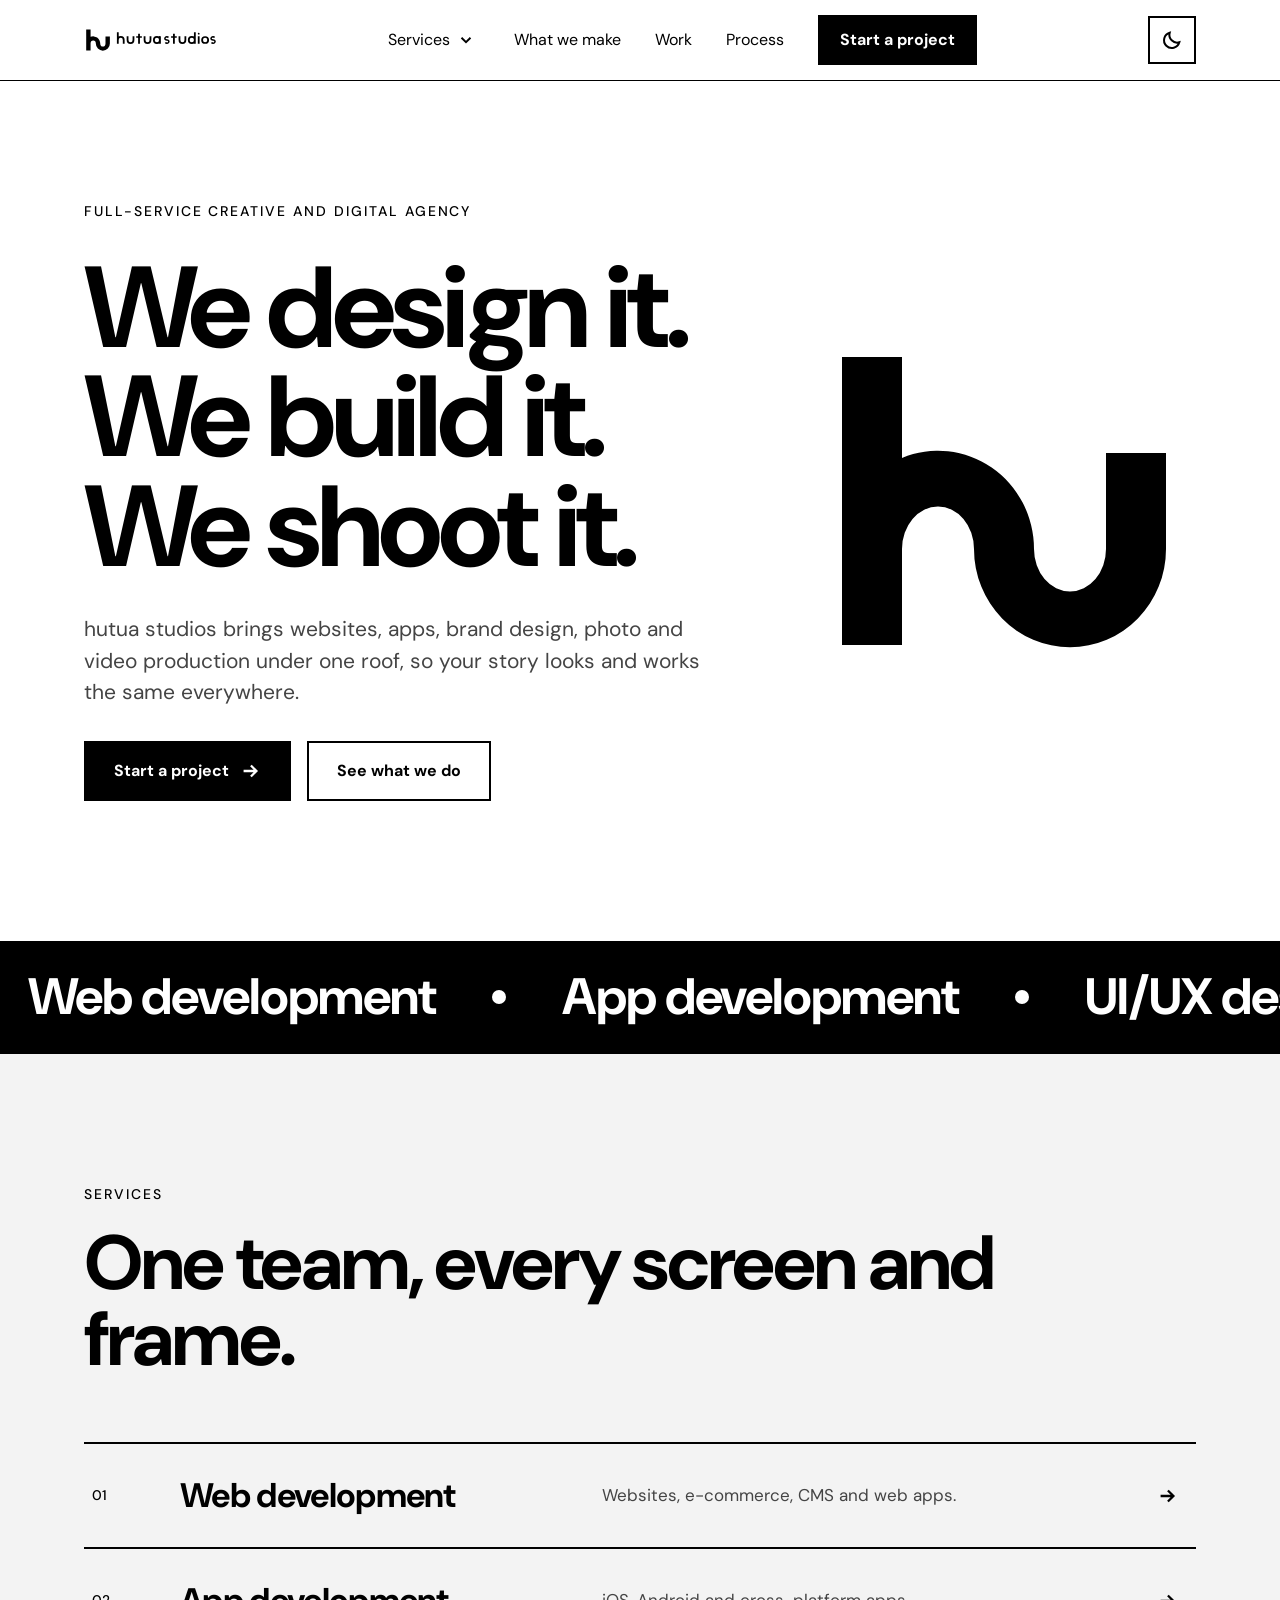
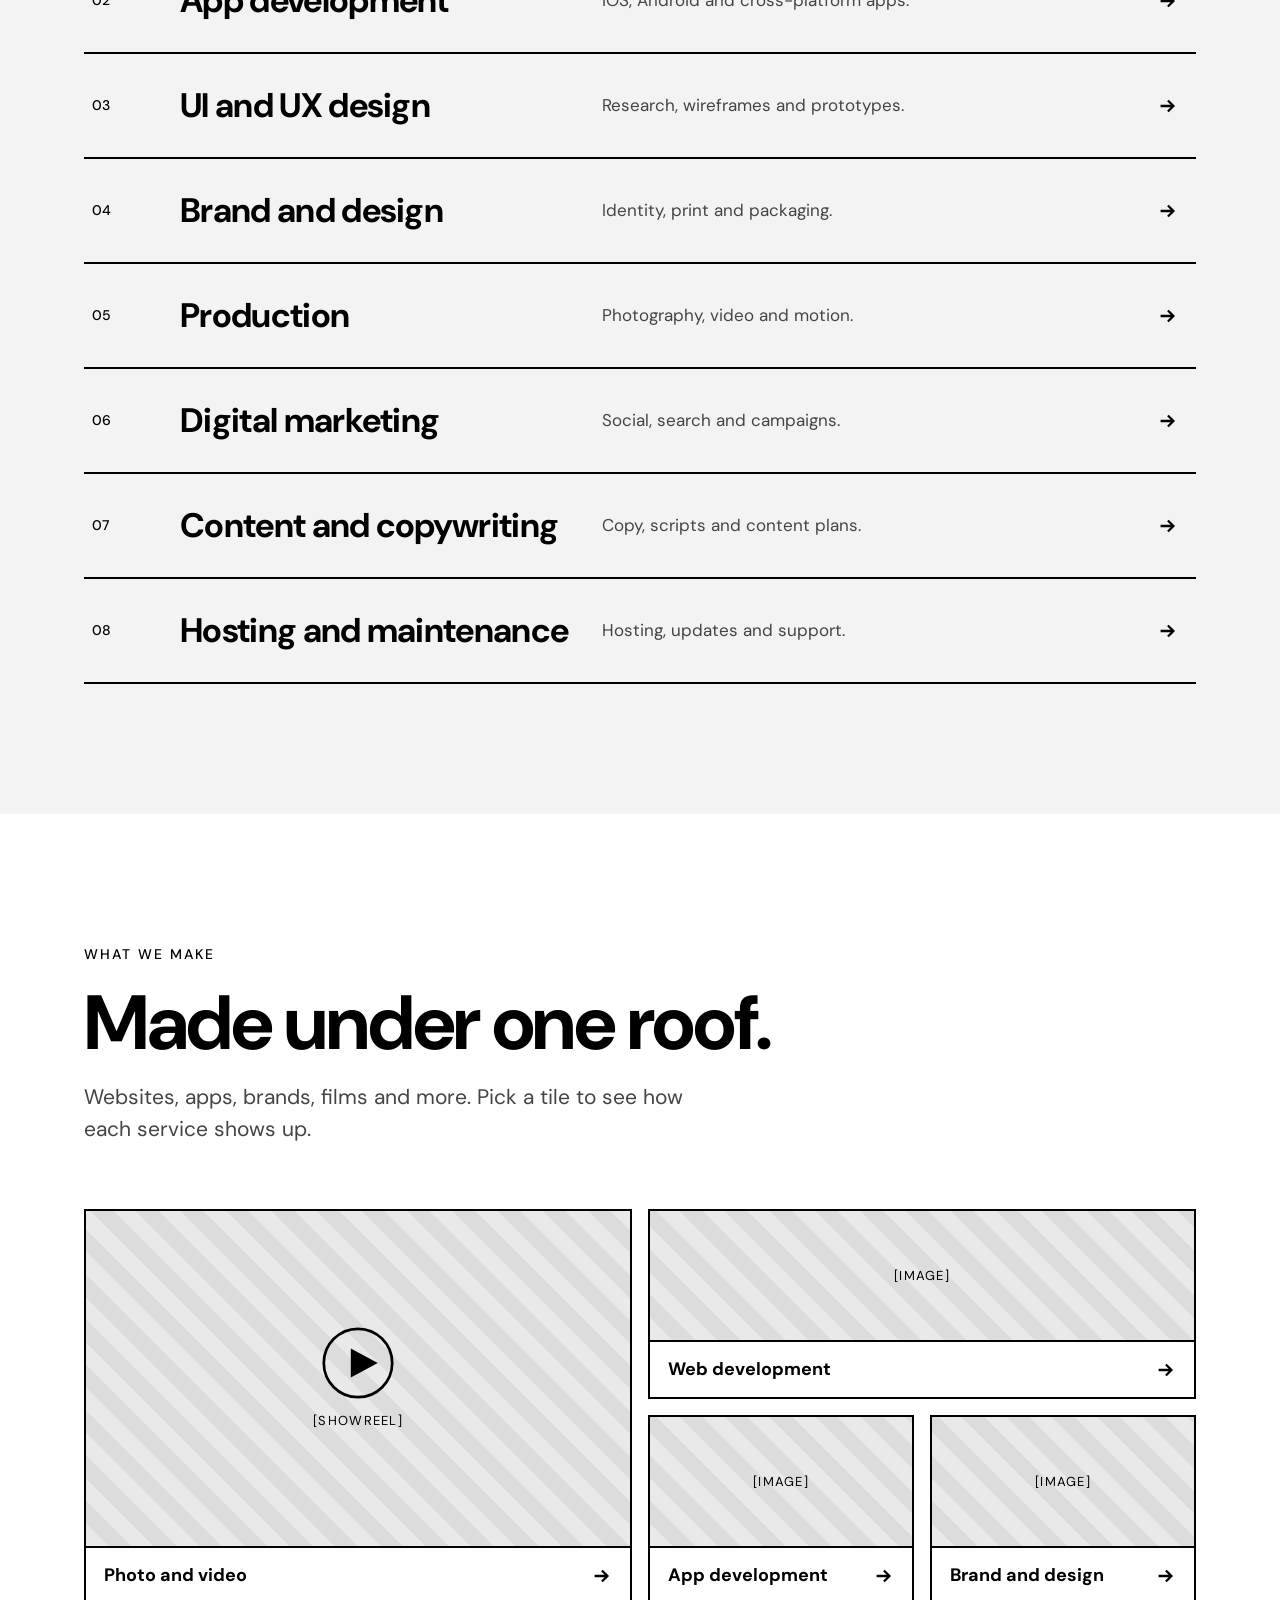
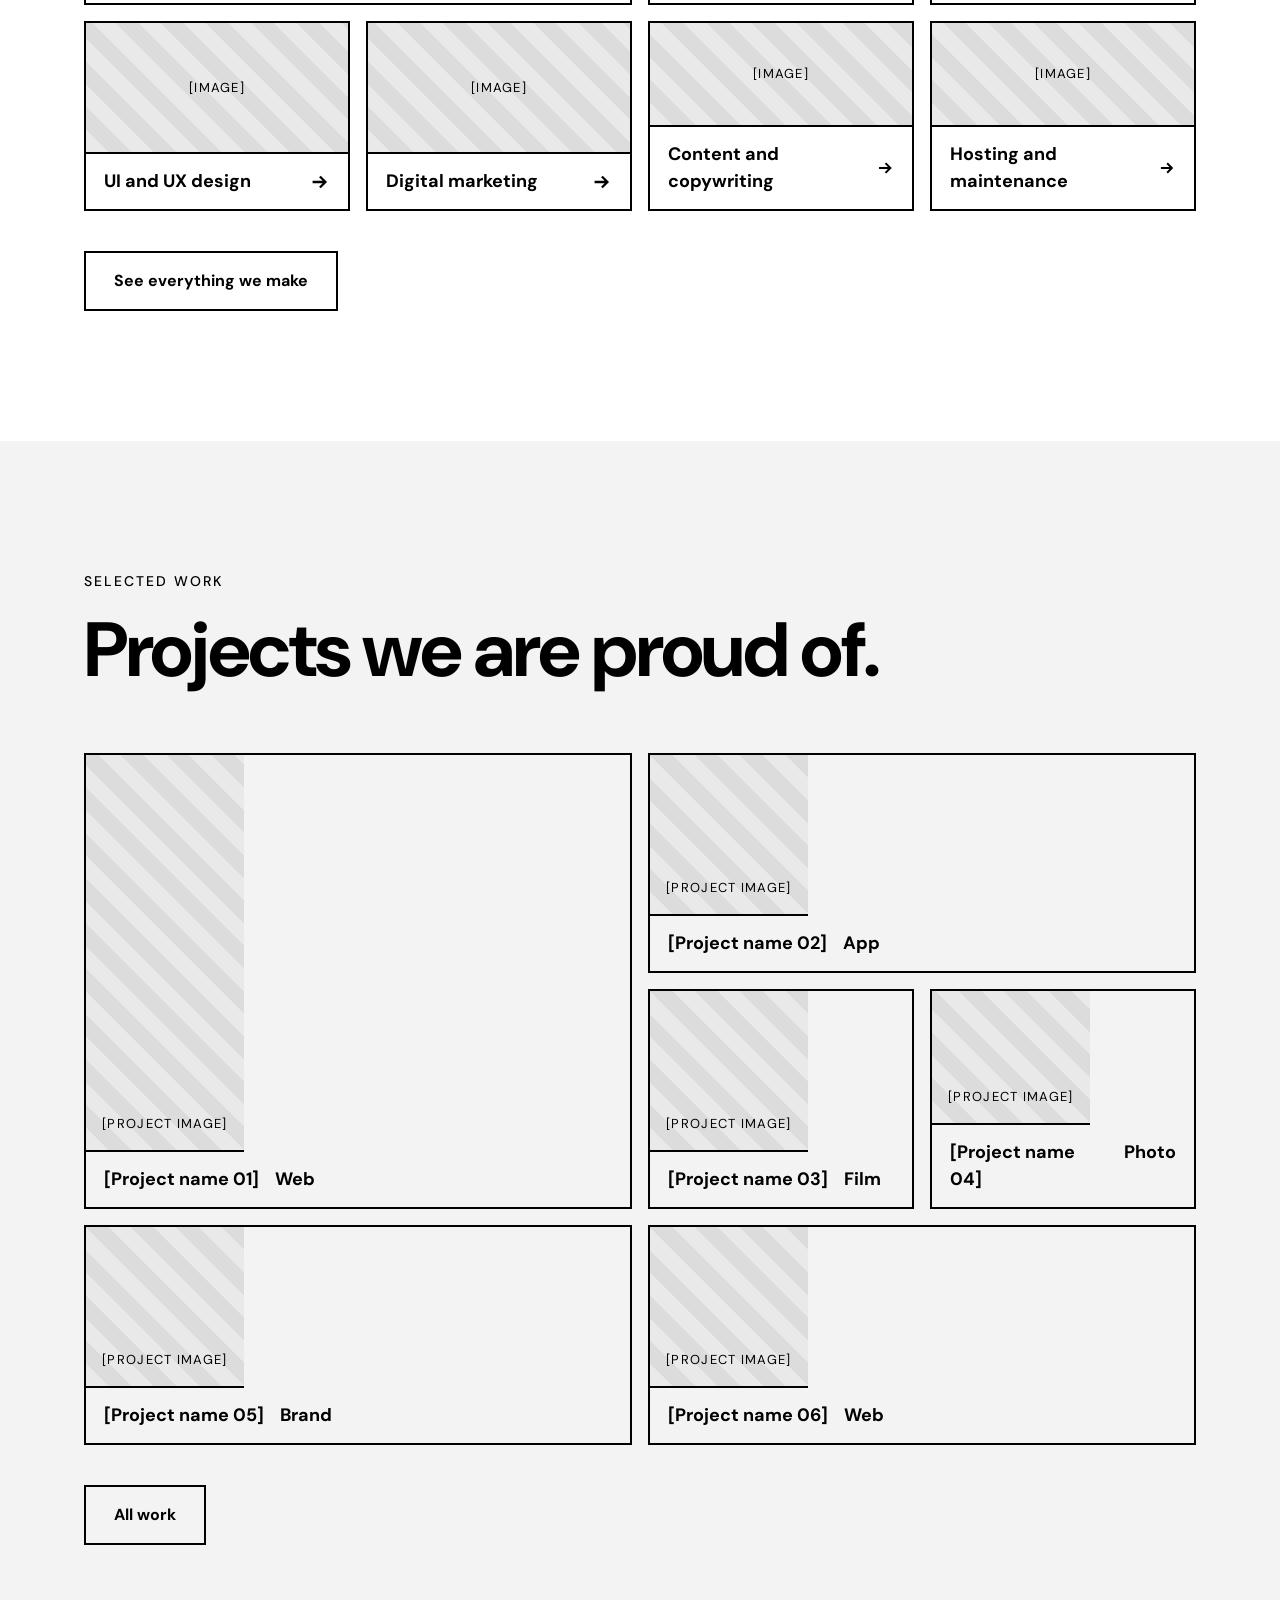
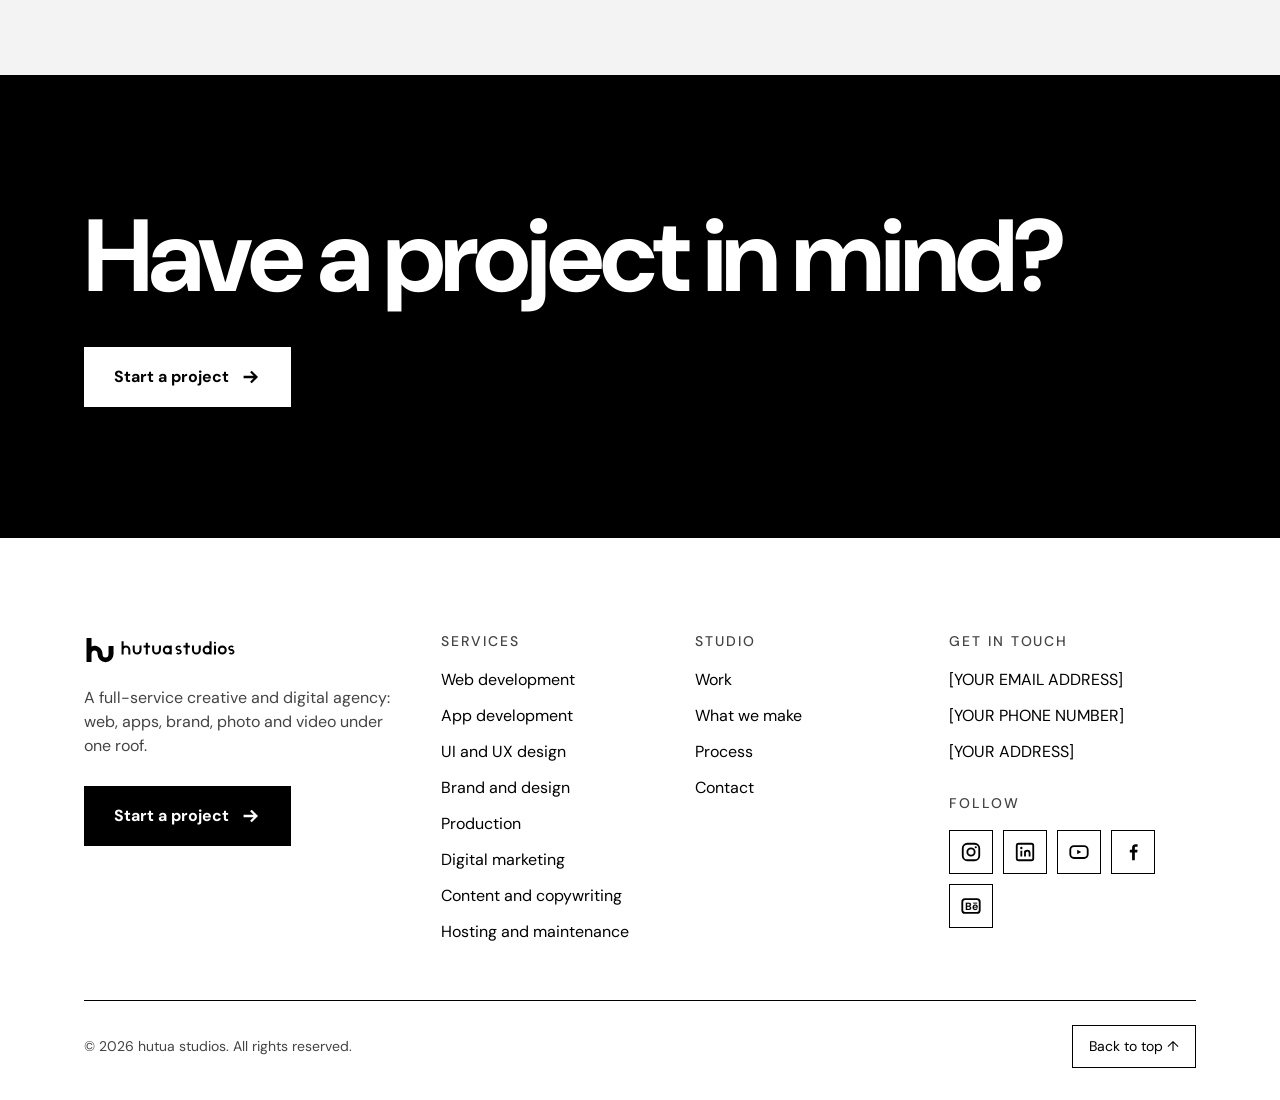
<file: hutua-studios-website/index.html>
<!doctype html>
<html lang="en">
<head>
<meta charset="utf-8">
<meta name="viewport" content="width=device-width, initial-scale=1">
<script>(function(){var d=document.documentElement;d.className+=' js';var t;try{t=localStorage.getItem('hutua-theme')}catch(e){}if(t!=='light'&&t!=='dark')t=matchMedia('(prefers-color-scheme: light)').matches?'light':'dark';d.setAttribute('data-theme',t)})()</script>
<title>hutua studios | Web, app, brand and production agency</title>
<meta name="description" content="hutua studios is a full-service agency: web development, app development, brand design, photo and video production under one roof.">

<meta name="theme-color" content="#000000">
<meta name="color-scheme" content="dark light">
<meta property="og:title" content="hutua studios | Web, app, brand and production agency">
<meta property="og:description" content="hutua studios is a full-service agency: web development, app development, brand design, photo and video production under one roof.">
<meta property="og:type" content="website">
<!-- TODO: replace YOUR-DOMAIN with your real domain -->
<meta property="og:image" content="https://YOUR-DOMAIN/assets/og-image.png">
<meta name="twitter:card" content="summary_large_image">
<link rel="icon" href="assets/favicon.svg" type="image/svg+xml">
<link rel="icon" href="assets/favicon.ico" sizes="48x48">
<link rel="apple-touch-icon" href="assets/apple-touch-icon.png">
<link rel="preconnect" href="https://fonts.googleapis.com">
<link rel="preconnect" href="https://fonts.gstatic.com" crossorigin>
<link rel="stylesheet" href="https://fonts.googleapis.com/css2?family=DM+Sans:wght@400;500;700&display=swap">
<link rel="stylesheet" href="styles.css">
</head>
<body>
<a class="skip" href="#main">Skip to content</a>
<header>
<div class="wrap bar">
<a class="logo" href="index.html" aria-label="hutua studios, home"><img class="art-w" src="assets/logo-white.svg" alt="hutua studios" width="134" height="28"><img class="art-b" src="assets/logo-black.svg" alt="" width="134" height="28"></a>
<nav id="nav" aria-label="Main"><ul><li class="has-sub"><a href="services.html">Services</a><button class="sub-btn" type="button" aria-expanded="false" aria-controls="sub-services" aria-label="Show services menu"><svg viewBox="0 0 24 24" width="18" height="18" aria-hidden="true"><path d="M6 9l6 6 6-6" fill="none" stroke="currentColor" stroke-width="2.5"/></svg></button><div class="sub" id="sub-services"><div class="sub-in"><a href="services.html#web"><strong>Web development</strong><span>Websites, e-commerce, CMS and web apps.</span></a><a href="services.html#app"><strong>App development</strong><span>iOS, Android and cross-platform apps.</span></a><a href="services.html#uiux"><strong>UI and UX design</strong><span>Research, wireframes and prototypes.</span></a><a href="services.html#brand"><strong>Brand and design</strong><span>Identity, print and packaging.</span></a><a href="what-we-make.html#production"><strong>Production</strong><span>Photography, video and motion.</span></a><a href="services.html#marketing"><strong>Digital marketing</strong><span>Social, search and campaigns.</span></a><a href="services.html#content"><strong>Content and copywriting</strong><span>Copy, scripts and content plans.</span></a><a href="services.html#support"><strong>Hosting and maintenance</strong><span>Hosting, updates and support.</span></a><a href="services.html"><strong>All services</strong><span>See everything we do</span></a></div></div></li><li><a href="what-we-make.html">What we make</a></li><li><a href="work.html">Work</a></li><li><a href="process.html">Process</a></li><li><a class="btn p" href="contact.html">Start a project</a></li></ul></nav>
<div class="acts"><button class="theme" type="button" aria-label="Switch to light mode"><svg class="i-sun" viewBox="0 0 24 24" aria-hidden="true"><circle cx="12" cy="12" r="4.5" fill="none" stroke="currentColor" stroke-width="2.2"/><path d="M12 2v3M12 19v3M2 12h3M19 12h3M4.9 4.9l2.1 2.1M17 17l2.1 2.1M4.9 19.1L7 17M17 7l2.1-2.1" stroke="currentColor" stroke-width="2.2" fill="none"/></svg><svg class="i-moon" viewBox="0 0 24 24" aria-hidden="true"><path d="M20 14.5A8.5 8.5 0 0 1 9.5 4 8.5 8.5 0 1 0 20 14.5Z" fill="none" stroke="currentColor" stroke-width="2.2"/></svg></button>
<button class="menu" type="button" aria-expanded="false" aria-controls="nav" aria-label="Menu"><span></span><span></span><span></span></button></div>
</div>
<div class="progress" aria-hidden="true"></div>
</header>
<main id="main">
<section class="hero"><div class="wrap">
<div class="hero-copy rv"><div class="eyebrow">Full-service creative and digital agency</div>
<h1>We design it. We build it. We shoot it.</h1>
<p class="lead">hutua studios brings websites, apps, brand design, photo and video production under one roof, so your story looks and works the same everywhere.</p>
<div class="cta"><a class="btn p" href="contact.html">Start a project <svg viewBox="0 0 24 24" width="22" height="22" aria-hidden="true"><path d="M5 12h14M13 6l6 6-6 6" fill="none" stroke="currentColor" stroke-width="2.5"/></svg></a><a class="btn" href="services.html">See what we do</a></div></div>
<div class="hero-mark"><img class="art-w" src="assets/symbol-white.svg" alt="" width="420" height="420"><img class="art-b" src="assets/symbol-black.svg" alt="" width="420" height="420"></div>
</div></section>
<div class="marquee inv" aria-hidden="true"><div class="track"><span>Web development</span><span>App development</span><span>UI/UX design</span><span>Brand design</span><span>Photography</span><span>Video</span><span>Digital marketing</span><span>Content</span><span>Web development</span><span>App development</span><span>UI/UX design</span><span>Brand design</span><span>Photography</span><span>Video</span><span>Digital marketing</span><span>Content</span></div></div>
<section class="alt"><div class="wrap">
<div class="head rv"><div class="eyebrow">Services</div><h2>One team, every screen and frame.</h2></div>
<ol class="slist"><li class="rv"><a href="services.html#web"><span class="sl-n">01</span><span class="sl-t">Web development</span><span class="sl-d">Websites, e-commerce, CMS and web apps.</span><svg viewBox="0 0 24 24" width="22" height="22" aria-hidden="true"><path d="M5 12h14M13 6l6 6-6 6" fill="none" stroke="currentColor" stroke-width="2.5"/></svg></a></li><li class="rv"><a href="services.html#app"><span class="sl-n">02</span><span class="sl-t">App development</span><span class="sl-d">iOS, Android and cross-platform apps.</span><svg viewBox="0 0 24 24" width="22" height="22" aria-hidden="true"><path d="M5 12h14M13 6l6 6-6 6" fill="none" stroke="currentColor" stroke-width="2.5"/></svg></a></li><li class="rv"><a href="services.html#uiux"><span class="sl-n">03</span><span class="sl-t">UI and UX design</span><span class="sl-d">Research, wireframes and prototypes.</span><svg viewBox="0 0 24 24" width="22" height="22" aria-hidden="true"><path d="M5 12h14M13 6l6 6-6 6" fill="none" stroke="currentColor" stroke-width="2.5"/></svg></a></li><li class="rv"><a href="services.html#brand"><span class="sl-n">04</span><span class="sl-t">Brand and design</span><span class="sl-d">Identity, print and packaging.</span><svg viewBox="0 0 24 24" width="22" height="22" aria-hidden="true"><path d="M5 12h14M13 6l6 6-6 6" fill="none" stroke="currentColor" stroke-width="2.5"/></svg></a></li><li class="rv"><a href="what-we-make.html#production"><span class="sl-n">05</span><span class="sl-t">Production</span><span class="sl-d">Photography, video and motion.</span><svg viewBox="0 0 24 24" width="22" height="22" aria-hidden="true"><path d="M5 12h14M13 6l6 6-6 6" fill="none" stroke="currentColor" stroke-width="2.5"/></svg></a></li><li class="rv"><a href="services.html#marketing"><span class="sl-n">06</span><span class="sl-t">Digital marketing</span><span class="sl-d">Social, search and campaigns.</span><svg viewBox="0 0 24 24" width="22" height="22" aria-hidden="true"><path d="M5 12h14M13 6l6 6-6 6" fill="none" stroke="currentColor" stroke-width="2.5"/></svg></a></li><li class="rv"><a href="services.html#content"><span class="sl-n">07</span><span class="sl-t">Content and copywriting</span><span class="sl-d">Copy, scripts and content plans.</span><svg viewBox="0 0 24 24" width="22" height="22" aria-hidden="true"><path d="M5 12h14M13 6l6 6-6 6" fill="none" stroke="currentColor" stroke-width="2.5"/></svg></a></li><li class="rv"><a href="services.html#support"><span class="sl-n">08</span><span class="sl-t">Hosting and maintenance</span><span class="sl-d">Hosting, updates and support.</span><svg viewBox="0 0 24 24" width="22" height="22" aria-hidden="true"><path d="M5 12h14M13 6l6 6-6 6" fill="none" stroke="currentColor" stroke-width="2.5"/></svg></a></li></ol></div></section>
<section><div class="wrap">
<div class="head rv"><div class="eyebrow">What we make</div><h2>Made under one roof.</h2><p class="lead">Websites, apps, brands, films and more. Pick a tile to see how each service shows up.</p></div>
<!-- TODO: replace each placeholder tile with a real image (or your showreel for the large tile) -->
<div class="bento"><a class="bt t-reel rv" href="what-we-make.html#production"><span class="ph"><svg viewBox="0 0 80 80" width="72" height="72" aria-hidden="true"><circle cx="40" cy="40" r="38" fill="none" stroke="currentColor" stroke-width="3"/><path d="M32 24 62 40 32 56Z" fill="currentColor"/></svg><span>[Showreel]</span></span><span class="bt-title"><span>Photo and video</span><svg viewBox="0 0 24 24" width="22" height="22" aria-hidden="true"><path d="M5 12h14M13 6l6 6-6 6" fill="none" stroke="currentColor" stroke-width="2.5"/></svg></span></a><a class="bt t-web rv" href="what-we-make.html#web"><span class="ph"><span>[Image]</span></span><span class="bt-title"><span>Web development</span><svg viewBox="0 0 24 24" width="22" height="22" aria-hidden="true"><path d="M5 12h14M13 6l6 6-6 6" fill="none" stroke="currentColor" stroke-width="2.5"/></svg></span></a><a class="bt  rv" href="what-we-make.html#app"><span class="ph"><span>[Image]</span></span><span class="bt-title"><span>App development</span><svg viewBox="0 0 24 24" width="22" height="22" aria-hidden="true"><path d="M5 12h14M13 6l6 6-6 6" fill="none" stroke="currentColor" stroke-width="2.5"/></svg></span></a><a class="bt  rv" href="what-we-make.html#brand"><span class="ph"><span>[Image]</span></span><span class="bt-title"><span>Brand and design</span><svg viewBox="0 0 24 24" width="22" height="22" aria-hidden="true"><path d="M5 12h14M13 6l6 6-6 6" fill="none" stroke="currentColor" stroke-width="2.5"/></svg></span></a><a class="bt  rv" href="what-we-make.html#uiux"><span class="ph"><span>[Image]</span></span><span class="bt-title"><span>UI and UX design</span><svg viewBox="0 0 24 24" width="22" height="22" aria-hidden="true"><path d="M5 12h14M13 6l6 6-6 6" fill="none" stroke="currentColor" stroke-width="2.5"/></svg></span></a><a class="bt  rv" href="what-we-make.html#marketing"><span class="ph"><span>[Image]</span></span><span class="bt-title"><span>Digital marketing</span><svg viewBox="0 0 24 24" width="22" height="22" aria-hidden="true"><path d="M5 12h14M13 6l6 6-6 6" fill="none" stroke="currentColor" stroke-width="2.5"/></svg></span></a><a class="bt  rv" href="what-we-make.html#content"><span class="ph"><span>[Image]</span></span><span class="bt-title"><span>Content and copywriting</span><svg viewBox="0 0 24 24" width="22" height="22" aria-hidden="true"><path d="M5 12h14M13 6l6 6-6 6" fill="none" stroke="currentColor" stroke-width="2.5"/></svg></span></a><a class="bt  rv" href="what-we-make.html#support"><span class="ph"><span>[Image]</span></span><span class="bt-title"><span>Hosting and maintenance</span><svg viewBox="0 0 24 24" width="22" height="22" aria-hidden="true"><path d="M5 12h14M13 6l6 6-6 6" fill="none" stroke="currentColor" stroke-width="2.5"/></svg></span></a></div>
<div class="more"><a class="btn" href="what-we-make.html">See everything we make</a></div>
</div></section>
<section class="alt"><div class="wrap">
<div class="head rv"><div class="eyebrow">Selected work</div><h2>Projects we are proud of.</h2></div>
<div class="work work-bento" data-projects></div>
<div class="more"><a class="btn" href="work.html">All work</a></div>
</div></section>
<section class="inv band"><div class="wrap"><h2 class="rv">Have a project in mind?</h2><a class="btn p" href="contact.html">Start a project <svg viewBox="0 0 24 24" width="22" height="22" aria-hidden="true"><path d="M5 12h14M13 6l6 6-6 6" fill="none" stroke="currentColor" stroke-width="2.5"/></svg></a></div></section>
</main>
<footer>
<div class="wrap">
<div class="foot">
<div class="about"><a class="foot-logo" href="index.html" aria-label="hutua studios, home"><img class="art-w" src="assets/logo-white.svg" alt="hutua studios" width="153" height="32"><img class="art-b" src="assets/logo-black.svg" alt="" width="153" height="32"></a>
<p>A full-service creative and digital agency: web, apps, brand, photo and video under one roof.</p>
<a class="btn p" href="contact.html">Start a project <svg viewBox="0 0 24 24" width="22" height="22" aria-hidden="true"><path d="M5 12h14M13 6l6 6-6 6" fill="none" stroke="currentColor" stroke-width="2.5"/></svg></a></div>
<div><h2>Services</h2><ul><li><a href="services.html#web">Web development</a></li><li><a href="services.html#app">App development</a></li><li><a href="services.html#uiux">UI and UX design</a></li><li><a href="services.html#brand">Brand and design</a></li><li><a href="what-we-make.html#production">Production</a></li><li><a href="services.html#marketing">Digital marketing</a></li><li><a href="services.html#content">Content and copywriting</a></li><li><a href="services.html#support">Hosting and maintenance</a></li></ul></div>
<div><h2>Studio</h2><ul><li><a href="work.html">Work</a></li><li><a href="what-we-make.html">What we make</a></li><li><a href="process.html">Process</a></li><li><a href="contact.html">Contact</a></li></ul></div>
<!-- TODO: add your real email, phone, address and social links -->
<div><h2>Get in touch</h2><ul><li><a data-contact-link="email" href="#!"><span data-contact="email">[YOUR EMAIL ADDRESS]</span></a></li><li><a data-contact-link="phone" href="#!"><span data-contact="phone">[YOUR PHONE NUMBER]</span></a></li><li><a data-contact-link="address" href="#!"><span data-contact="address">[YOUR ADDRESS]</span></a></li></ul>
<h2 style="margin-top:32px">Follow</h2><ul class="social"><li><a class="soc" href="#" aria-label="Instagram" target="_blank" rel="noopener"><svg viewBox="0 0 24 24" width="22" height="22" aria-hidden="true"><rect x="3" y="3" width="18" height="18" rx="5" fill="none" stroke="currentColor" stroke-width="2"/><circle cx="12" cy="12" r="4" fill="none" stroke="currentColor" stroke-width="2"/><circle cx="17.2" cy="6.8" r="1.2" fill="currentColor"/></svg></a></li><li><a class="soc" href="#" aria-label="LinkedIn" target="_blank" rel="noopener"><svg viewBox="0 0 24 24" width="22" height="22" aria-hidden="true"><rect x="3" y="3" width="18" height="18" rx="2" fill="none" stroke="currentColor" stroke-width="2"/><path d="M8 10.5V17M12 17v-6.5M12 13.2c0-1.7 1.2-2.7 2.6-2.7S17 11.5 17 13.2V17" fill="none" stroke="currentColor" stroke-width="2"/><circle cx="8" cy="7.6" r="1.3" fill="currentColor"/></svg></a></li><li><a class="soc" href="#" aria-label="YouTube" target="_blank" rel="noopener"><svg viewBox="0 0 24 24" width="22" height="22" aria-hidden="true"><rect x="2.5" y="5.5" width="19" height="13" rx="4" fill="none" stroke="currentColor" stroke-width="2"/><path d="M10 9.5v5l4.5-2.5z" fill="currentColor"/></svg></a></li><li><a class="soc" href="#" aria-label="Facebook" target="_blank" rel="noopener"><svg viewBox="0 0 24 24" width="22" height="22" aria-hidden="true"><path d="M14 21v-8.5h2.6l.4-3H14V7.7c0-.9.3-1.4 1.5-1.4H17V3.6c-.3 0-1.2-.1-2.3-.1-2.3 0-3.7 1.4-3.7 3.9v2.1H8.5v3H11V21z" fill="currentColor"/></svg></a></li><li><a class="soc" href="#" aria-label="Behance" target="_blank" rel="noopener"><svg viewBox="0 0 24 24" width="22" height="22" aria-hidden="true"><text x="12" y="16.2" text-anchor="middle" font-family="DM Sans,Arial,sans-serif" font-weight="700" font-size="11.5" fill="currentColor">Bē</text><rect x="2.5" y="4.5" width="19" height="15" rx="3" fill="none" stroke="currentColor" stroke-width="2"/></svg></a></li></ul></div>
</div>
<div class="foot-bottom"><span>&copy; <span id="yr">2026</span> hutua studios. All rights reserved.</span><button class="totop" type="button" id="totop">Back to top &uarr;</button></div>
</div>
</footer>
<dialog id="pd" aria-labelledby="pd-title">
<div class="pd-wrap"><button class="pd-x" type="button" aria-label="Close project"><svg viewBox="0 0 24 24" width="22" height="22" aria-hidden="true"><path d="M5 5l14 14M19 5L5 19" stroke="currentColor" stroke-width="2.5" fill="none"/></svg></button>
<div class="pd">
<div class="ph" id="pd-media">[Project image or video]</div>
<div class="pd-txt">
<div class="eyebrow" id="pd-cat"></div>
<h2 id="pd-title"></h2>
<p id="pd-desc"></p>
<dl><div><dt>Client</dt><dd id="pd-client"></dd></div><div><dt>Year</dt><dd id="pd-year"></dd></div><div><dt>Services</dt><dd id="pd-svc"></dd></div></dl>
<div class="pd-nav"><button class="btn" type="button" id="pd-prev">Previous</button><button class="btn" type="button" id="pd-next">Next</button></div>
<a class="btn p" id="pd-case" href="project.html">Full case study <svg viewBox="0 0 24 24" width="22" height="22" aria-hidden="true"><path d="M5 12h14M13 6l6 6-6 6" fill="none" stroke="currentColor" stroke-width="2.5"/></svg></a>
</div></div></div>
</dialog>
<script src="projects.js"></script>
<script src="main.js"></script>
</body>
</html>
</file>
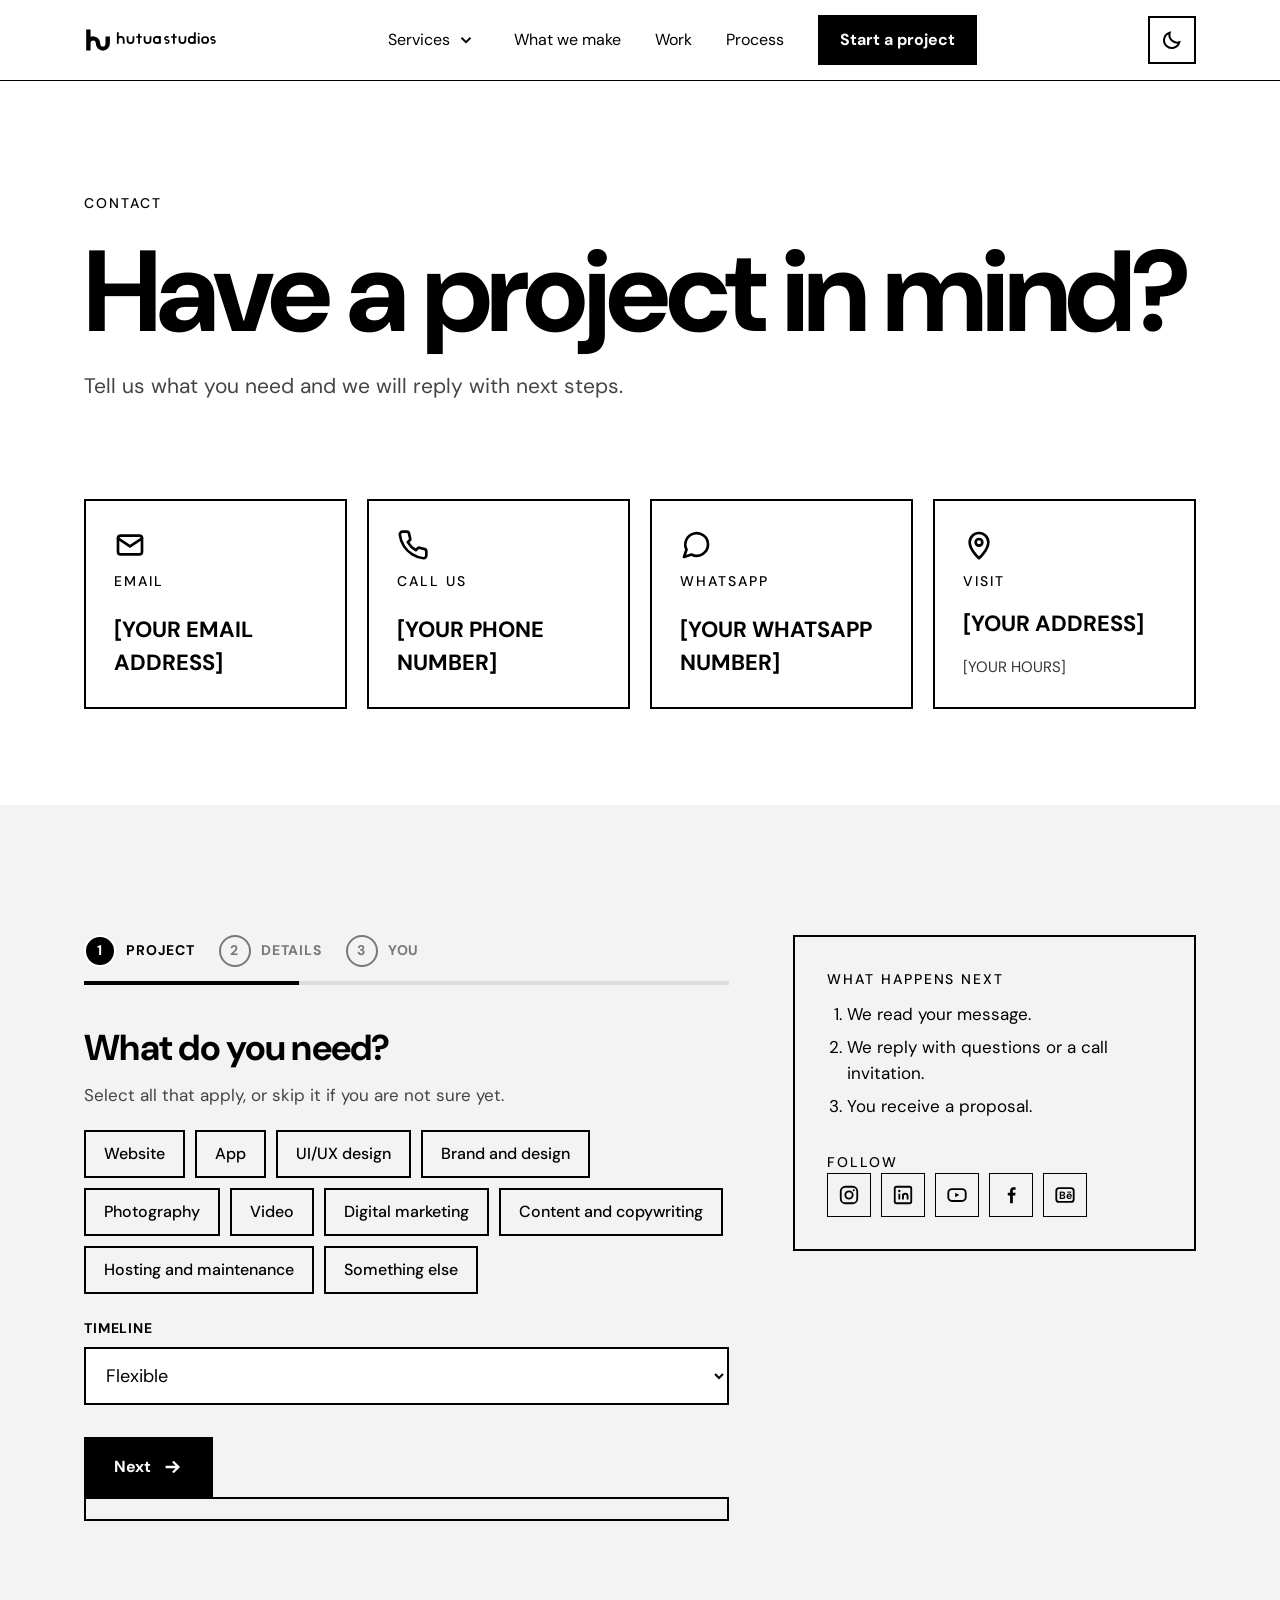
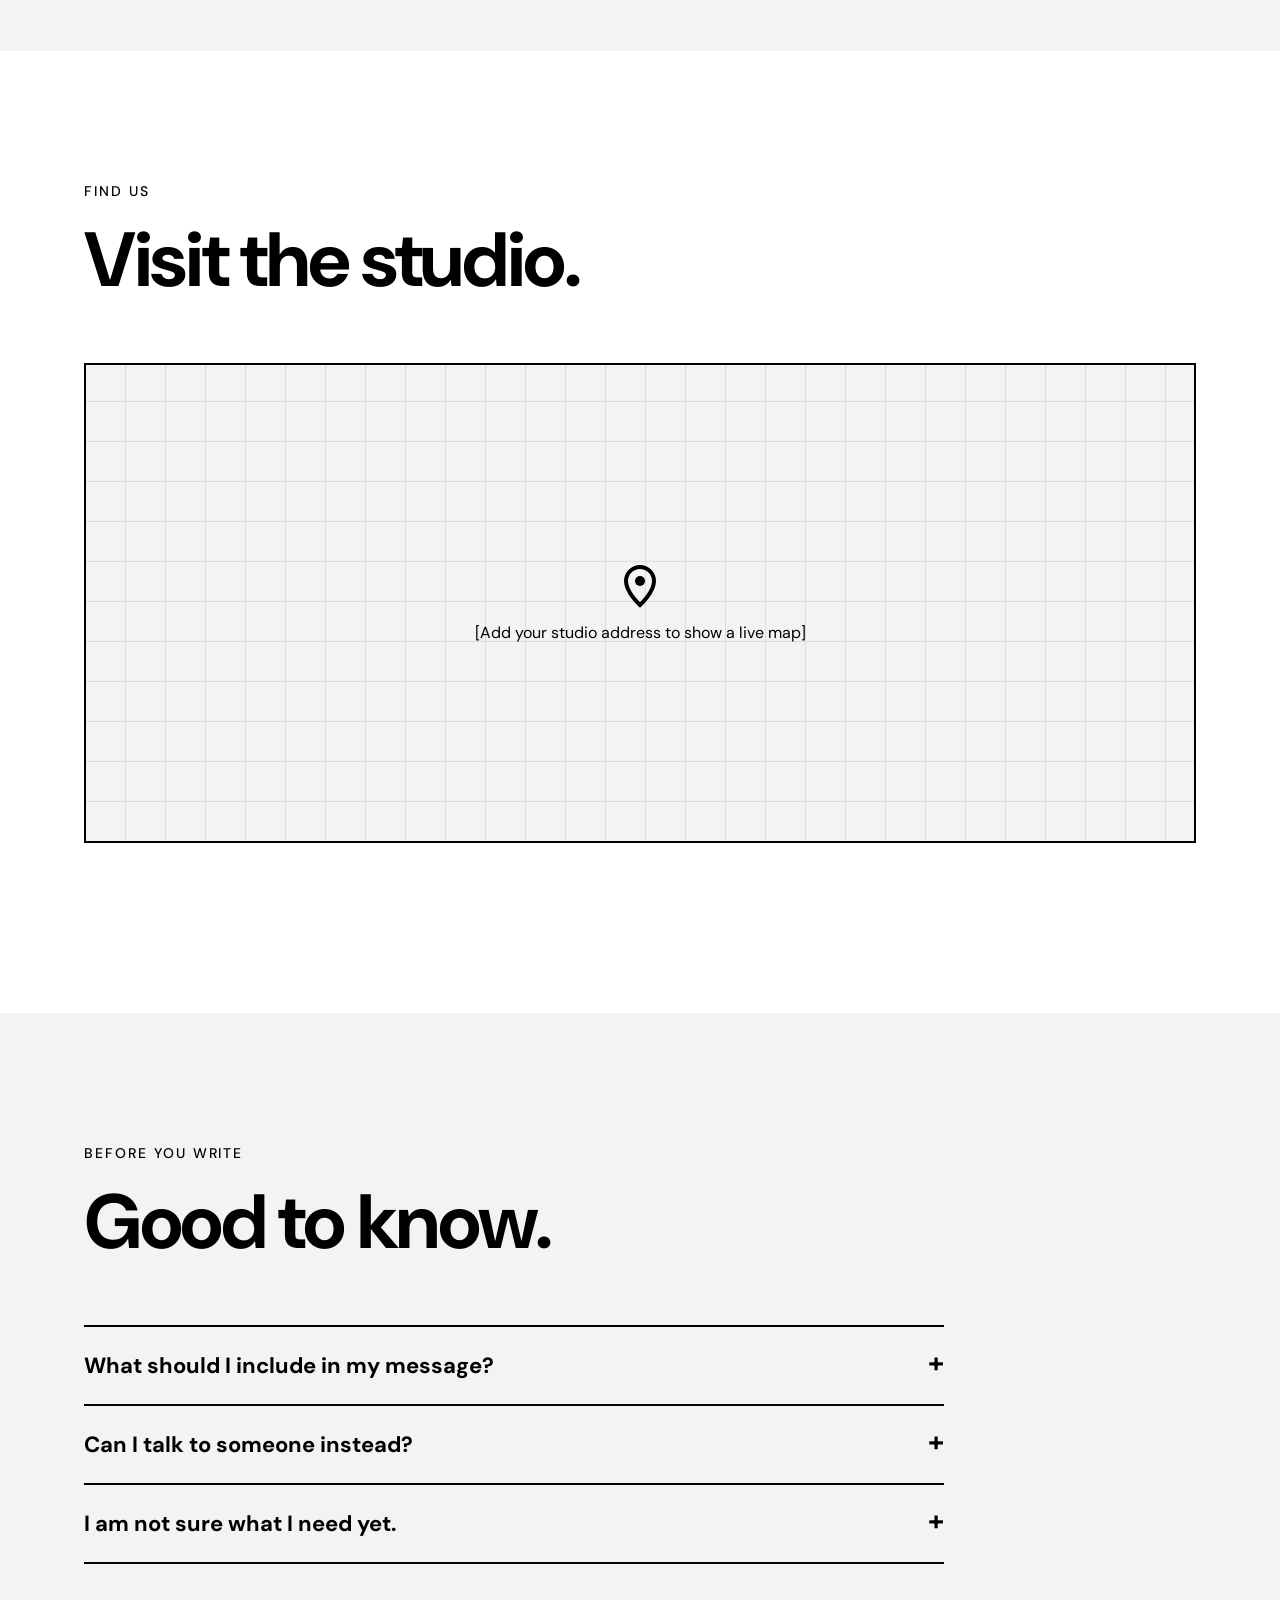
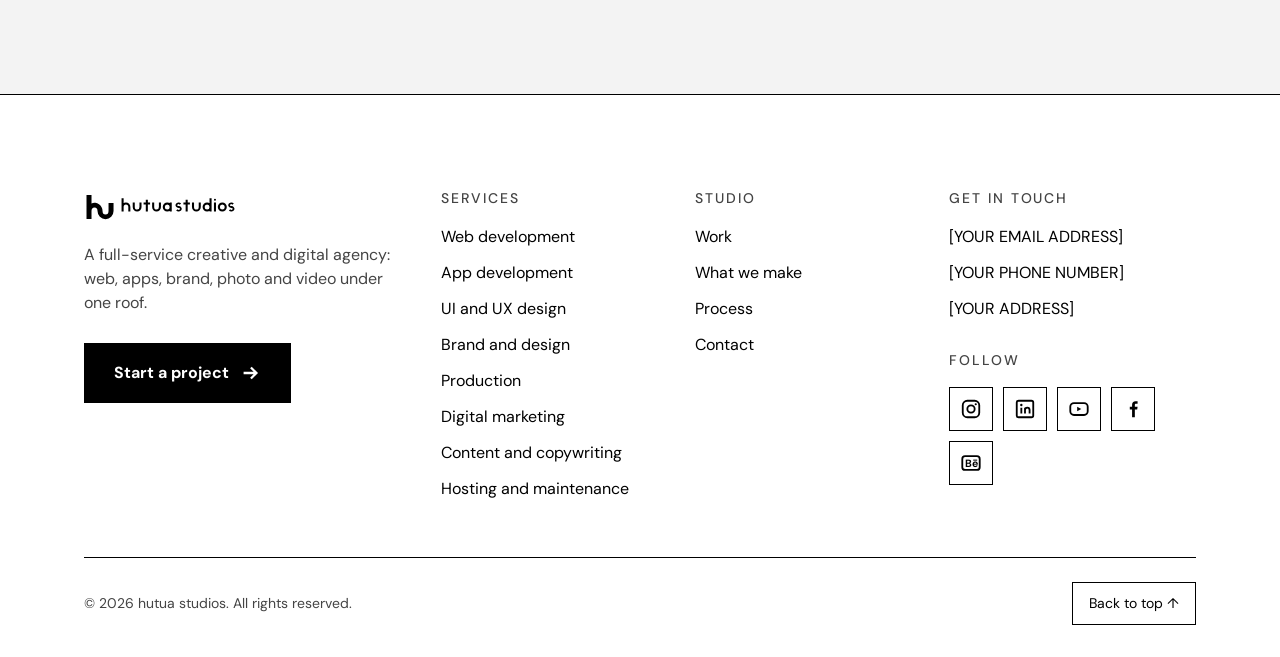
<file: hutua-studios-website/contact.html>
<!doctype html>
<html lang="en">
<head>
<meta charset="utf-8">
<meta name="viewport" content="width=device-width, initial-scale=1">
<script>(function(){var d=document.documentElement;d.className+=' js';var t;try{t=localStorage.getItem('hutua-theme')}catch(e){}if(t!=='light'&&t!=='dark')t=matchMedia('(prefers-color-scheme: light)').matches?'light':'dark';d.setAttribute('data-theme',t)})()</script>
<title>Contact | hutua studios</title>
<meta name="description" content="Start a project with hutua studios.">

<meta name="theme-color" content="#000000">
<meta name="color-scheme" content="dark light">
<meta property="og:title" content="Contact | hutua studios">
<meta property="og:description" content="Start a project with hutua studios.">
<meta property="og:type" content="website">
<!-- TODO: replace YOUR-DOMAIN with your real domain -->
<meta property="og:image" content="https://YOUR-DOMAIN/assets/og-image.png">
<meta name="twitter:card" content="summary_large_image">
<link rel="icon" href="assets/favicon.svg" type="image/svg+xml">
<link rel="icon" href="assets/favicon.ico" sizes="48x48">
<link rel="apple-touch-icon" href="assets/apple-touch-icon.png">
<link rel="preconnect" href="https://fonts.googleapis.com">
<link rel="preconnect" href="https://fonts.gstatic.com" crossorigin>
<link rel="stylesheet" href="https://fonts.googleapis.com/css2?family=DM+Sans:wght@400;500;700&display=swap">
<link rel="stylesheet" href="styles.css">
</head>
<body>
<a class="skip" href="#main">Skip to content</a>
<header>
<div class="wrap bar">
<a class="logo" href="index.html" aria-label="hutua studios, home"><img class="art-w" src="assets/logo-white.svg" alt="hutua studios" width="134" height="28"><img class="art-b" src="assets/logo-black.svg" alt="" width="134" height="28"></a>
<nav id="nav" aria-label="Main"><ul><li class="has-sub"><a href="services.html">Services</a><button class="sub-btn" type="button" aria-expanded="false" aria-controls="sub-services" aria-label="Show services menu"><svg viewBox="0 0 24 24" width="18" height="18" aria-hidden="true"><path d="M6 9l6 6 6-6" fill="none" stroke="currentColor" stroke-width="2.5"/></svg></button><div class="sub" id="sub-services"><div class="sub-in"><a href="services.html#web"><strong>Web development</strong><span>Websites, e-commerce, CMS and web apps.</span></a><a href="services.html#app"><strong>App development</strong><span>iOS, Android and cross-platform apps.</span></a><a href="services.html#uiux"><strong>UI and UX design</strong><span>Research, wireframes and prototypes.</span></a><a href="services.html#brand"><strong>Brand and design</strong><span>Identity, print and packaging.</span></a><a href="what-we-make.html#production"><strong>Production</strong><span>Photography, video and motion.</span></a><a href="services.html#marketing"><strong>Digital marketing</strong><span>Social, search and campaigns.</span></a><a href="services.html#content"><strong>Content and copywriting</strong><span>Copy, scripts and content plans.</span></a><a href="services.html#support"><strong>Hosting and maintenance</strong><span>Hosting, updates and support.</span></a><a href="services.html"><strong>All services</strong><span>See everything we do</span></a></div></div></li><li><a href="what-we-make.html">What we make</a></li><li><a href="work.html">Work</a></li><li><a href="process.html">Process</a></li><li><a class="btn p" href="contact.html">Start a project</a></li></ul></nav>
<div class="acts"><button class="theme" type="button" aria-label="Switch to light mode"><svg class="i-sun" viewBox="0 0 24 24" aria-hidden="true"><circle cx="12" cy="12" r="4.5" fill="none" stroke="currentColor" stroke-width="2.2"/><path d="M12 2v3M12 19v3M2 12h3M19 12h3M4.9 4.9l2.1 2.1M17 17l2.1 2.1M4.9 19.1L7 17M17 7l2.1-2.1" stroke="currentColor" stroke-width="2.2" fill="none"/></svg><svg class="i-moon" viewBox="0 0 24 24" aria-hidden="true"><path d="M20 14.5A8.5 8.5 0 0 1 9.5 4 8.5 8.5 0 1 0 20 14.5Z" fill="none" stroke="currentColor" stroke-width="2.2"/></svg></button>
<button class="menu" type="button" aria-expanded="false" aria-controls="nav" aria-label="Menu"><span></span><span></span><span></span></button></div>
</div>
<div class="progress" aria-hidden="true"></div>
</header>
<main id="main">
<section class="pagehead"><div class="wrap"><div class="eyebrow">Contact</div><h1>Have a project in mind?</h1><p class="lead">Tell us what you need and we will reply with next steps.</p></div></section><section class="quick"><div class="wrap"><!-- TODO: fill in your details once, in CONTACT at the top of main.js --><div class="qgrid rv"><div class="qcard"><div class="qic"><svg viewBox="0 0 24 24" aria-hidden="true" fill="none" stroke="currentColor" stroke-width="2" stroke-linecap="round" stroke-linejoin="round"><rect x="3" y="5" width="18" height="14" rx="2"/><path d="M3 7l9 6 9-6"/></svg></div><div class="eyebrow">Email</div><a class="qval" data-contact-link="email" href="#!"><span data-contact="email">[YOUR EMAIL ADDRESS]</span></a><button class="copy" type="button" data-copy="email" hidden>Copy</button></div><div class="qcard"><div class="qic"><svg viewBox="0 0 24 24" aria-hidden="true" fill="none" stroke="currentColor" stroke-width="2" stroke-linecap="round" stroke-linejoin="round"><path d="M22 16.92v3a2 2 0 0 1-2.18 2 19.79 19.79 0 0 1-8.63-3.07 19.5 19.5 0 0 1-6-6 19.79 19.79 0 0 1-3.07-8.67A2 2 0 0 1 4.11 2h3a2 2 0 0 1 2 1.72 12.84 12.84 0 0 0 .7 2.81 2 2 0 0 1-.45 2.11L8.09 9.91a16 16 0 0 0 6 6l1.27-1.27a2 2 0 0 1 2.11-.45 12.84 12.84 0 0 0 2.81.7A2 2 0 0 1 22 16.92z"/></svg></div><div class="eyebrow">Call us</div><a class="qval" data-contact-link="phone" href="#!"><span data-contact="phone">[YOUR PHONE NUMBER]</span></a><button class="copy" type="button" data-copy="phone" hidden>Copy</button></div><div class="qcard"><div class="qic"><svg viewBox="0 0 24 24" aria-hidden="true" fill="none" stroke="currentColor" stroke-width="2" stroke-linecap="round" stroke-linejoin="round"><path d="M21 11.5a8.5 8.5 0 0 1-12.4 7.6L3 21l1.9-5.6A8.5 8.5 0 1 1 21 11.5z"/></svg></div><div class="eyebrow">WhatsApp</div><a class="qval" data-contact-link="whatsapp" href="#!"><span data-contact="whatsapp">[YOUR WHATSAPP NUMBER]</span></a><button class="copy" type="button" data-copy="whatsapp" hidden>Copy</button></div><div class="qcard"><div class="qic"><svg viewBox="0 0 24 24" aria-hidden="true" fill="none" stroke="currentColor" stroke-width="2" stroke-linecap="round" stroke-linejoin="round"><path d="M12 22s7-6.3 7-12a7 7 0 1 0-14 0c0 5.7 7 12 7 12z"/><circle cx="12" cy="10" r="2.5"/></svg></div><div class="eyebrow">Visit</div><a class="qval" data-contact-link="address" href="#!"><span data-contact="address">[YOUR ADDRESS]</span></a><span class="qsub" data-contact="hours">[YOUR HOURS]</span><button class="copy" type="button" data-copy="address" hidden>Copy</button></div></div></div></section><section class="alt"><div class="wrap contact-grid">
<div>
<div id="fhead"><ol class="fsteps-nav" id="fnav" aria-label="Form progress"><li><span>1</span><b>Project</b></li><li><span>2</span><b>Details</b></li><li><span>3</span><b>You</b></li></ol><div class="fbar" aria-hidden="true"><i id="fprog"></i></div></div>
<form id="form" novalidate>
<fieldset class="fstep"><legend tabindex="-1">What do you need?</legend><p class="hint">Select all that apply, or skip it if you are not sure yet.</p>
<div class="pills"><label class="pill"><input type="checkbox" name="service" value="Website"><span>Website</span></label><label class="pill"><input type="checkbox" name="service" value="App"><span>App</span></label><label class="pill"><input type="checkbox" name="service" value="UI/UX design"><span>UI/UX design</span></label><label class="pill"><input type="checkbox" name="service" value="Brand and design"><span>Brand and design</span></label><label class="pill"><input type="checkbox" name="service" value="Photography"><span>Photography</span></label><label class="pill"><input type="checkbox" name="service" value="Video"><span>Video</span></label><label class="pill"><input type="checkbox" name="service" value="Digital marketing"><span>Digital marketing</span></label><label class="pill"><input type="checkbox" name="service" value="Content and copywriting"><span>Content and copywriting</span></label><label class="pill"><input type="checkbox" name="service" value="Hosting and maintenance"><span>Hosting and maintenance</span></label><label class="pill"><input type="checkbox" name="service" value="Something else"><span>Something else</span></label></div>
<div class="fgrid"><div class="f w"><label for="timeline">Timeline</label><select id="timeline" name="timeline"><option>Flexible</option><option>As soon as possible</option><option>Within 1 month</option><option>1 to 3 months</option><option>More than 3 months</option></select></div></div>
</fieldset>
<fieldset class="fstep"><legend tabindex="-1">Tell us about it</legend><p class="hint">Goals, audience, anything you already have.</p>
<div class="fgrid"><div class="f w"><label for="msg">Your project *</label><textarea id="msg" name="msg" maxlength="1500" required aria-describedby="msg-err"></textarea><span class="count" id="count" aria-hidden="true">0 / 1500</span><p class="err" id="msg-err"></p></div>
<div class="f w"><label for="link">Link to your current site or inspiration (optional)</label><input id="link" name="link" type="url" inputmode="url" placeholder="https://"></div></div>
</fieldset>
<fieldset class="fstep"><legend tabindex="-1">How can we reach you?</legend>
<div class="fgrid"><div class="f"><label for="name">Name *</label><input id="name" name="name" autocomplete="name" required aria-describedby="name-err"><p class="err" id="name-err"></p></div>
<div class="f"><label for="email">Email *</label><input id="email" name="email" type="email" autocomplete="email" required aria-describedby="email-err"><p class="err" id="email-err"></p></div>
<div class="f"><label for="phone">Phone or WhatsApp (optional)</label><input id="phone" name="phone" type="tel" autocomplete="tel"></div>
<div class="f"><label for="company">Company (optional)</label><input id="company" name="company" autocomplete="organization"></div>
<fieldset class="f w"><legend>Best way to reach you</legend><div class="pills"><label class="pill"><input type="radio" name="prefer" value="Email" checked><span>Email</span></label><label class="pill"><input type="radio" name="prefer" value="Phone call"><span>Phone call</span></label><label class="pill"><input type="radio" name="prefer" value="WhatsApp"><span>WhatsApp</span></label></div></fieldset></div>
</fieldset>
<div class="hp" aria-hidden="true"><label>Leave this empty<input id="website" name="website" tabindex="-1" autocomplete="off"></label></div>
<div class="actions"><button class="btn" type="button" id="back" hidden>Back</button><button class="btn p" type="submit" id="send">Next <svg viewBox="0 0 24 24" width="22" height="22" aria-hidden="true"><path d="M5 12h14M13 6l6 6-6 6" fill="none" stroke="currentColor" stroke-width="2.5"/></svg></button></div>
<p class="status" id="status" role="status" aria-live="polite"></p>
</form>
<div id="sent" hidden tabindex="-1"><svg class="tick" viewBox="0 0 48 48" width="64" height="64" aria-hidden="true"><circle cx="24" cy="24" r="22" fill="none" stroke="currentColor" stroke-width="3"/><path d="M14 25l7 7 13-15" fill="none" stroke="currentColor" stroke-width="3"/></svg><h2>Thank you.</h2><p class="lead">We have your message and will reply to <strong id="sent-to"></strong> with next steps.</p><button class="btn" type="button" id="again">Send another</button></div>
</div>
<aside class="side" aria-label="What happens next">
<div><div class="eyebrow">What happens next</div><ol><li>We read your message.</li><li>We reply with questions or a call invitation.</li><li>You receive a proposal.</li></ol></div>
<div><div class="eyebrow">Follow</div><ul class="social"><li><a class="soc" href="#" aria-label="Instagram" target="_blank" rel="noopener"><svg viewBox="0 0 24 24" width="22" height="22" aria-hidden="true"><rect x="3" y="3" width="18" height="18" rx="5" fill="none" stroke="currentColor" stroke-width="2"/><circle cx="12" cy="12" r="4" fill="none" stroke="currentColor" stroke-width="2"/><circle cx="17.2" cy="6.8" r="1.2" fill="currentColor"/></svg></a></li><li><a class="soc" href="#" aria-label="LinkedIn" target="_blank" rel="noopener"><svg viewBox="0 0 24 24" width="22" height="22" aria-hidden="true"><rect x="3" y="3" width="18" height="18" rx="2" fill="none" stroke="currentColor" stroke-width="2"/><path d="M8 10.5V17M12 17v-6.5M12 13.2c0-1.7 1.2-2.7 2.6-2.7S17 11.5 17 13.2V17" fill="none" stroke="currentColor" stroke-width="2"/><circle cx="8" cy="7.6" r="1.3" fill="currentColor"/></svg></a></li><li><a class="soc" href="#" aria-label="YouTube" target="_blank" rel="noopener"><svg viewBox="0 0 24 24" width="22" height="22" aria-hidden="true"><rect x="2.5" y="5.5" width="19" height="13" rx="4" fill="none" stroke="currentColor" stroke-width="2"/><path d="M10 9.5v5l4.5-2.5z" fill="currentColor"/></svg></a></li><li><a class="soc" href="#" aria-label="Facebook" target="_blank" rel="noopener"><svg viewBox="0 0 24 24" width="22" height="22" aria-hidden="true"><path d="M14 21v-8.5h2.6l.4-3H14V7.7c0-.9.3-1.4 1.5-1.4H17V3.6c-.3 0-1.2-.1-2.3-.1-2.3 0-3.7 1.4-3.7 3.9v2.1H8.5v3H11V21z" fill="currentColor"/></svg></a></li><li><a class="soc" href="#" aria-label="Behance" target="_blank" rel="noopener"><svg viewBox="0 0 24 24" width="22" height="22" aria-hidden="true"><text x="12" y="16.2" text-anchor="middle" font-family="DM Sans,Arial,sans-serif" font-weight="700" font-size="11.5" fill="currentColor">Bē</text><rect x="2.5" y="4.5" width="19" height="15" rx="3" fill="none" stroke="currentColor" stroke-width="2"/></svg></a></li></ul></div>
</aside>
</div></section><section><div class="wrap">
<div class="head rv"><div class="eyebrow">Find us</div><h2>Visit the studio.</h2></div>
<!-- TODO: set MAP_QUERY (your address) at the top of main.js to show a live map here -->
<div class="map" id="map" role="region" aria-label="Map"><div class="map-ph"><svg viewBox="0 0 24 24" width="48" height="48" aria-hidden="true"><path d="M12 22s7-6.3 7-12a7 7 0 1 0-14 0c0 5.7 7 12 7 12z" fill="none" stroke="currentColor" stroke-width="2"/><circle cx="12" cy="10" r="2.5" fill="currentColor"/></svg><p>[Add your studio address to show a live map]</p></div></div>
<div class="more"><a class="btn" id="map-dir" href="#" hidden>Get directions <svg viewBox="0 0 24 24" width="22" height="22" aria-hidden="true"><path d="M5 12h14M13 6l6 6-6 6" fill="none" stroke="currentColor" stroke-width="2.5"/></svg></a></div>
</div></section><section class="alt"><div class="wrap"><div class="head rv"><div class="eyebrow">Before you write</div><h2>Good to know.</h2></div><div class="faqs rv">
<details><summary>What should I include in my message?</summary><p>Your goals, who it is for, your timeline, and links to anything you like or already have, such as a current site or brand files.</p></details>
<details><summary>Can I talk to someone instead?</summary><p>Yes. Use the call or WhatsApp cards above, or choose phone or WhatsApp as your preferred way to be reached in the form.</p></details>
<details><summary>I am not sure what I need yet.</summary><p>That is fine. Leave the services unselected and describe the problem you want solved.</p></details>
</div></div></section>
</main>
<footer>
<div class="wrap">
<div class="foot">
<div class="about"><a class="foot-logo" href="index.html" aria-label="hutua studios, home"><img class="art-w" src="assets/logo-white.svg" alt="hutua studios" width="153" height="32"><img class="art-b" src="assets/logo-black.svg" alt="" width="153" height="32"></a>
<p>A full-service creative and digital agency: web, apps, brand, photo and video under one roof.</p>
<a class="btn p" href="contact.html">Start a project <svg viewBox="0 0 24 24" width="22" height="22" aria-hidden="true"><path d="M5 12h14M13 6l6 6-6 6" fill="none" stroke="currentColor" stroke-width="2.5"/></svg></a></div>
<div><h2>Services</h2><ul><li><a href="services.html#web">Web development</a></li><li><a href="services.html#app">App development</a></li><li><a href="services.html#uiux">UI and UX design</a></li><li><a href="services.html#brand">Brand and design</a></li><li><a href="what-we-make.html#production">Production</a></li><li><a href="services.html#marketing">Digital marketing</a></li><li><a href="services.html#content">Content and copywriting</a></li><li><a href="services.html#support">Hosting and maintenance</a></li></ul></div>
<div><h2>Studio</h2><ul><li><a href="work.html">Work</a></li><li><a href="what-we-make.html">What we make</a></li><li><a href="process.html">Process</a></li><li><a href="contact.html">Contact</a></li></ul></div>
<!-- TODO: add your real email, phone, address and social links -->
<div><h2>Get in touch</h2><ul><li><a data-contact-link="email" href="#!"><span data-contact="email">[YOUR EMAIL ADDRESS]</span></a></li><li><a data-contact-link="phone" href="#!"><span data-contact="phone">[YOUR PHONE NUMBER]</span></a></li><li><a data-contact-link="address" href="#!"><span data-contact="address">[YOUR ADDRESS]</span></a></li></ul>
<h2 style="margin-top:32px">Follow</h2><ul class="social"><li><a class="soc" href="#" aria-label="Instagram" target="_blank" rel="noopener"><svg viewBox="0 0 24 24" width="22" height="22" aria-hidden="true"><rect x="3" y="3" width="18" height="18" rx="5" fill="none" stroke="currentColor" stroke-width="2"/><circle cx="12" cy="12" r="4" fill="none" stroke="currentColor" stroke-width="2"/><circle cx="17.2" cy="6.8" r="1.2" fill="currentColor"/></svg></a></li><li><a class="soc" href="#" aria-label="LinkedIn" target="_blank" rel="noopener"><svg viewBox="0 0 24 24" width="22" height="22" aria-hidden="true"><rect x="3" y="3" width="18" height="18" rx="2" fill="none" stroke="currentColor" stroke-width="2"/><path d="M8 10.5V17M12 17v-6.5M12 13.2c0-1.7 1.2-2.7 2.6-2.7S17 11.5 17 13.2V17" fill="none" stroke="currentColor" stroke-width="2"/><circle cx="8" cy="7.6" r="1.3" fill="currentColor"/></svg></a></li><li><a class="soc" href="#" aria-label="YouTube" target="_blank" rel="noopener"><svg viewBox="0 0 24 24" width="22" height="22" aria-hidden="true"><rect x="2.5" y="5.5" width="19" height="13" rx="4" fill="none" stroke="currentColor" stroke-width="2"/><path d="M10 9.5v5l4.5-2.5z" fill="currentColor"/></svg></a></li><li><a class="soc" href="#" aria-label="Facebook" target="_blank" rel="noopener"><svg viewBox="0 0 24 24" width="22" height="22" aria-hidden="true"><path d="M14 21v-8.5h2.6l.4-3H14V7.7c0-.9.3-1.4 1.5-1.4H17V3.6c-.3 0-1.2-.1-2.3-.1-2.3 0-3.7 1.4-3.7 3.9v2.1H8.5v3H11V21z" fill="currentColor"/></svg></a></li><li><a class="soc" href="#" aria-label="Behance" target="_blank" rel="noopener"><svg viewBox="0 0 24 24" width="22" height="22" aria-hidden="true"><text x="12" y="16.2" text-anchor="middle" font-family="DM Sans,Arial,sans-serif" font-weight="700" font-size="11.5" fill="currentColor">Bē</text><rect x="2.5" y="4.5" width="19" height="15" rx="3" fill="none" stroke="currentColor" stroke-width="2"/></svg></a></li></ul></div>
</div>
<div class="foot-bottom"><span>&copy; <span id="yr">2026</span> hutua studios. All rights reserved.</span><button class="totop" type="button" id="totop">Back to top &uarr;</button></div>
</div>
</footer>
<script src="main.js"></script>
</body>
</html>
</file>
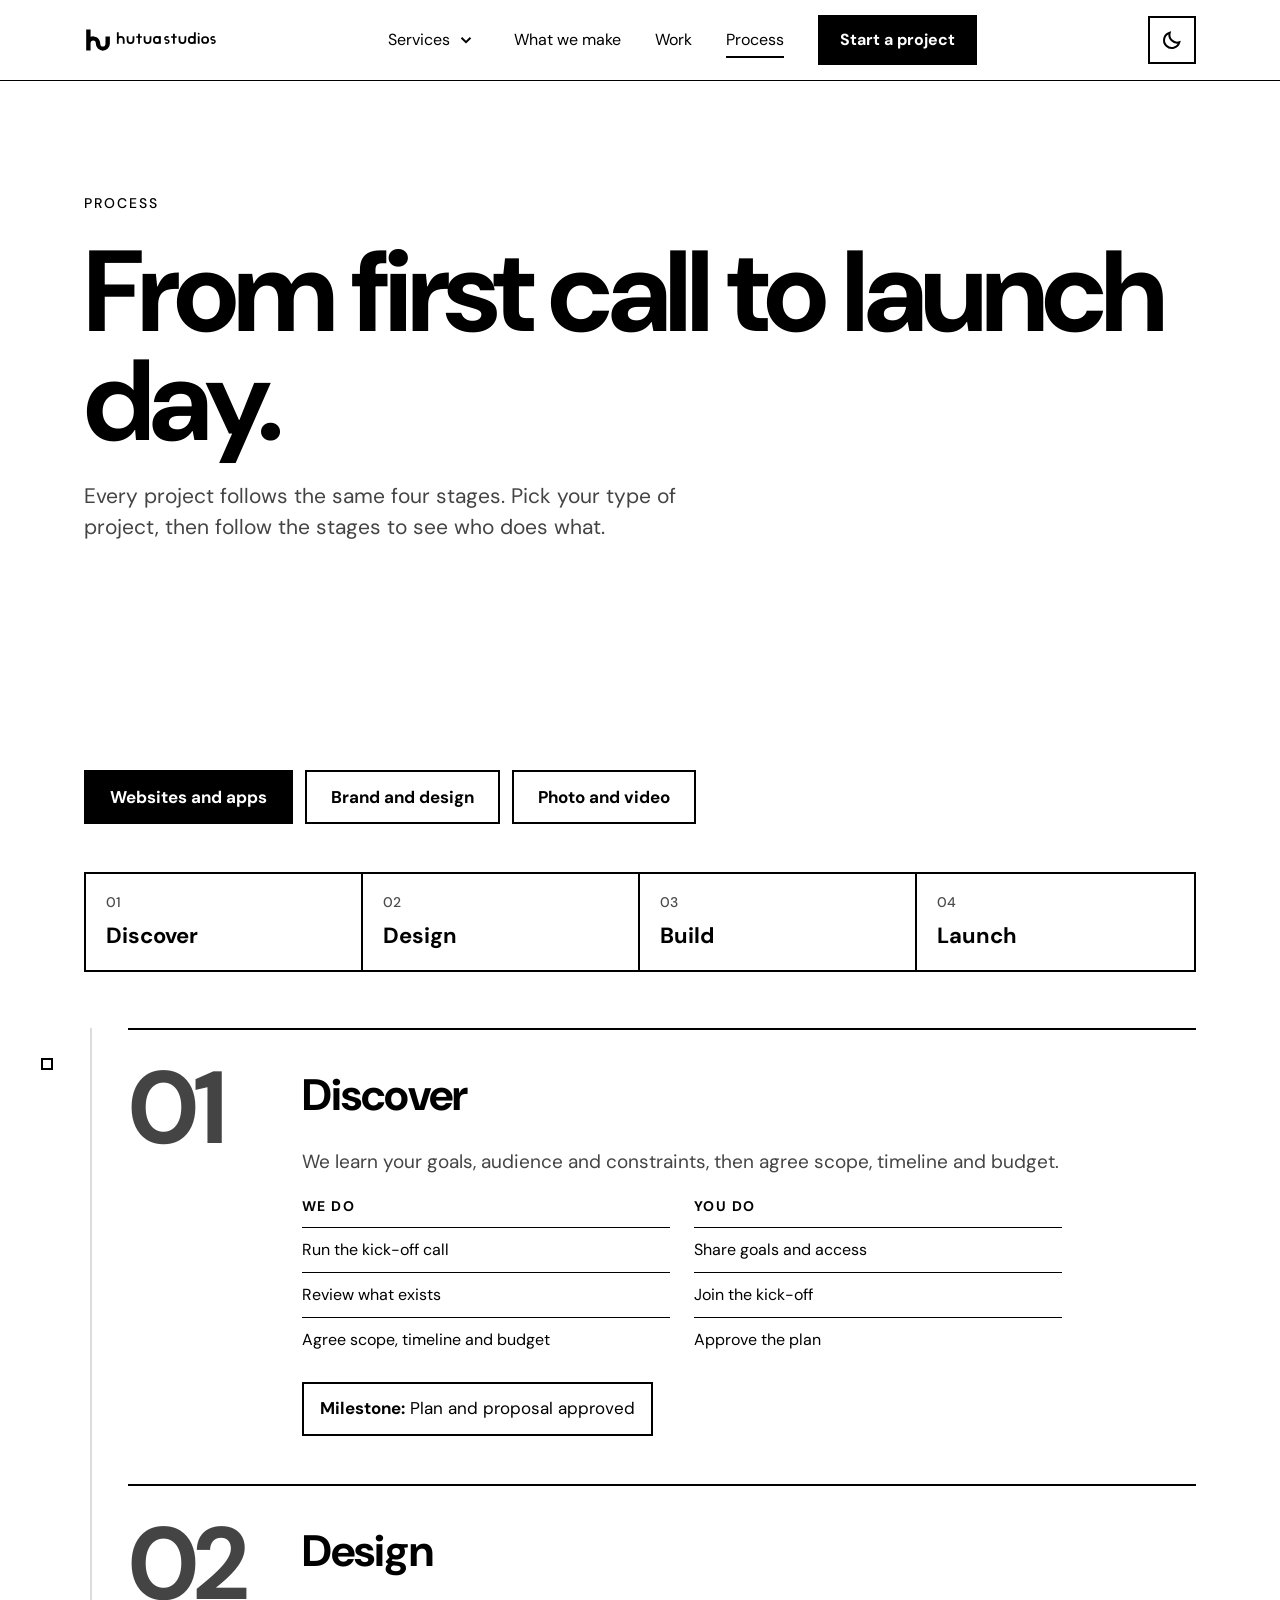
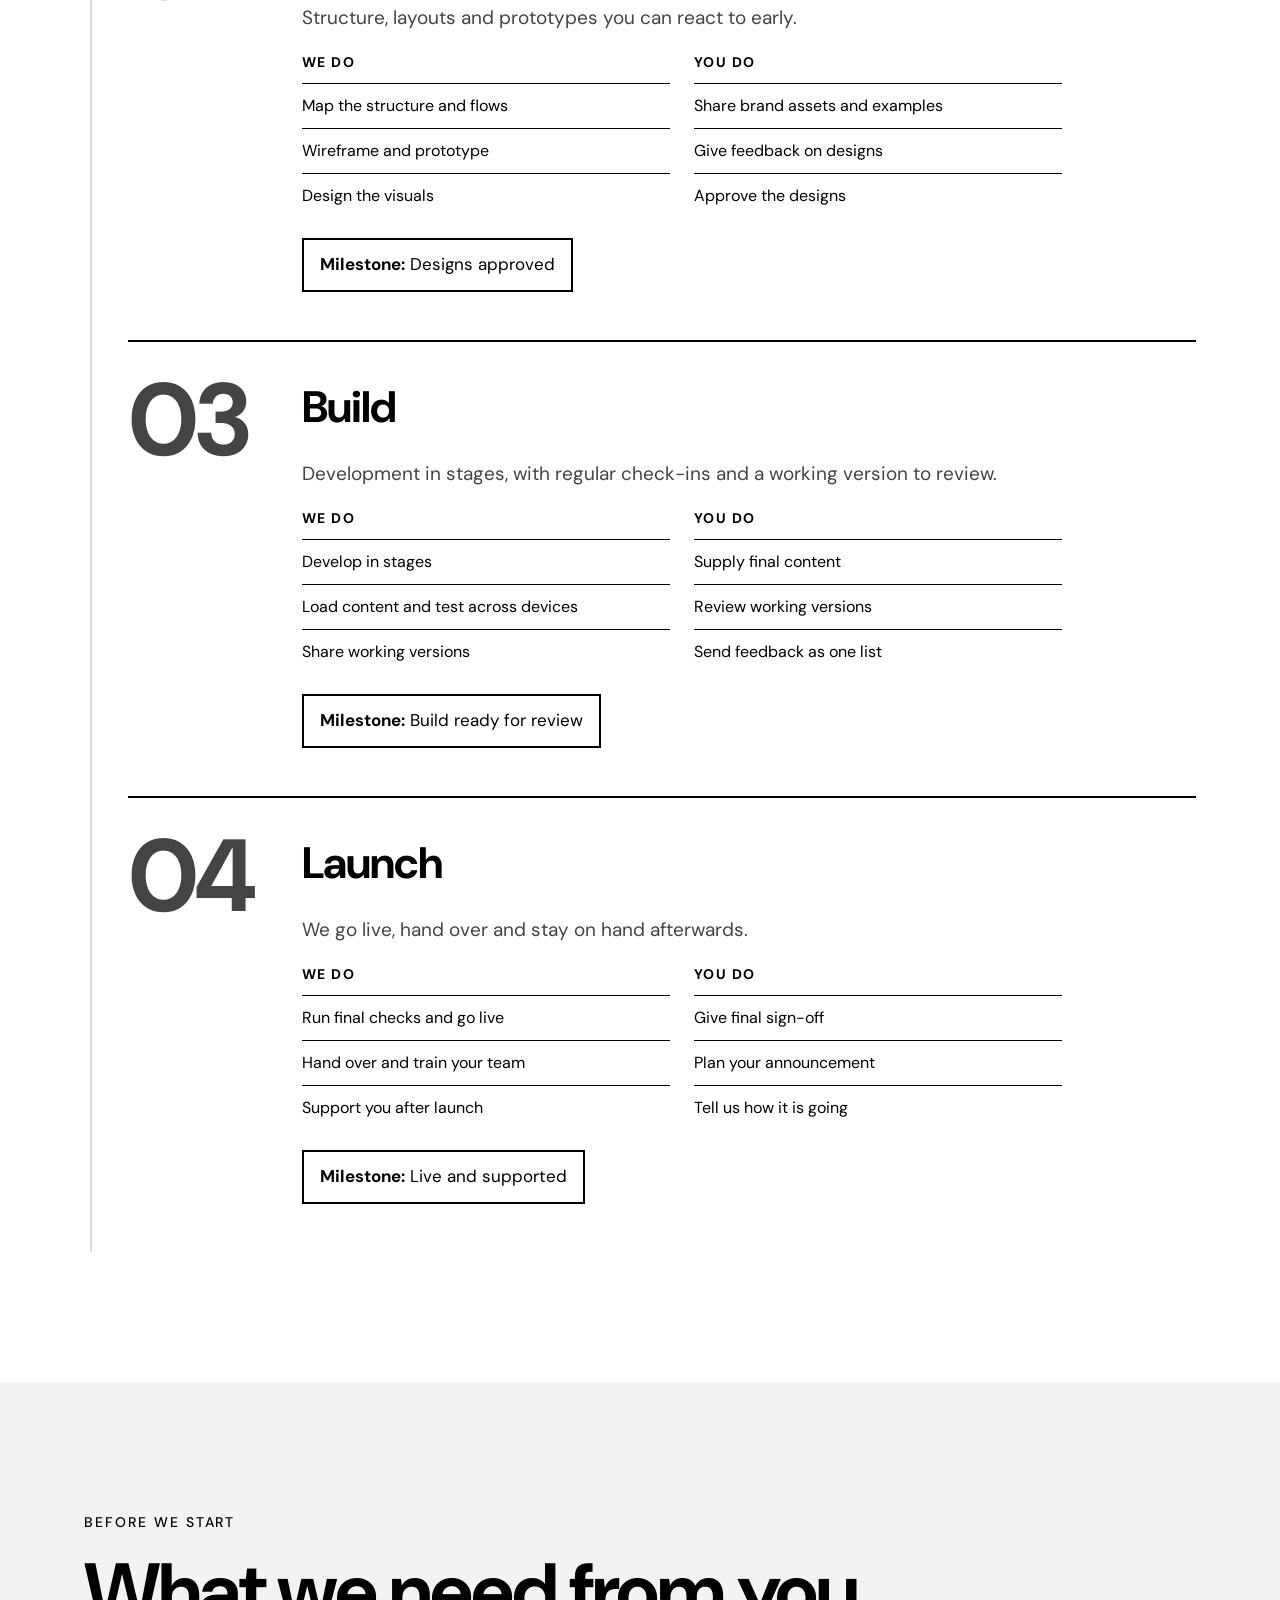
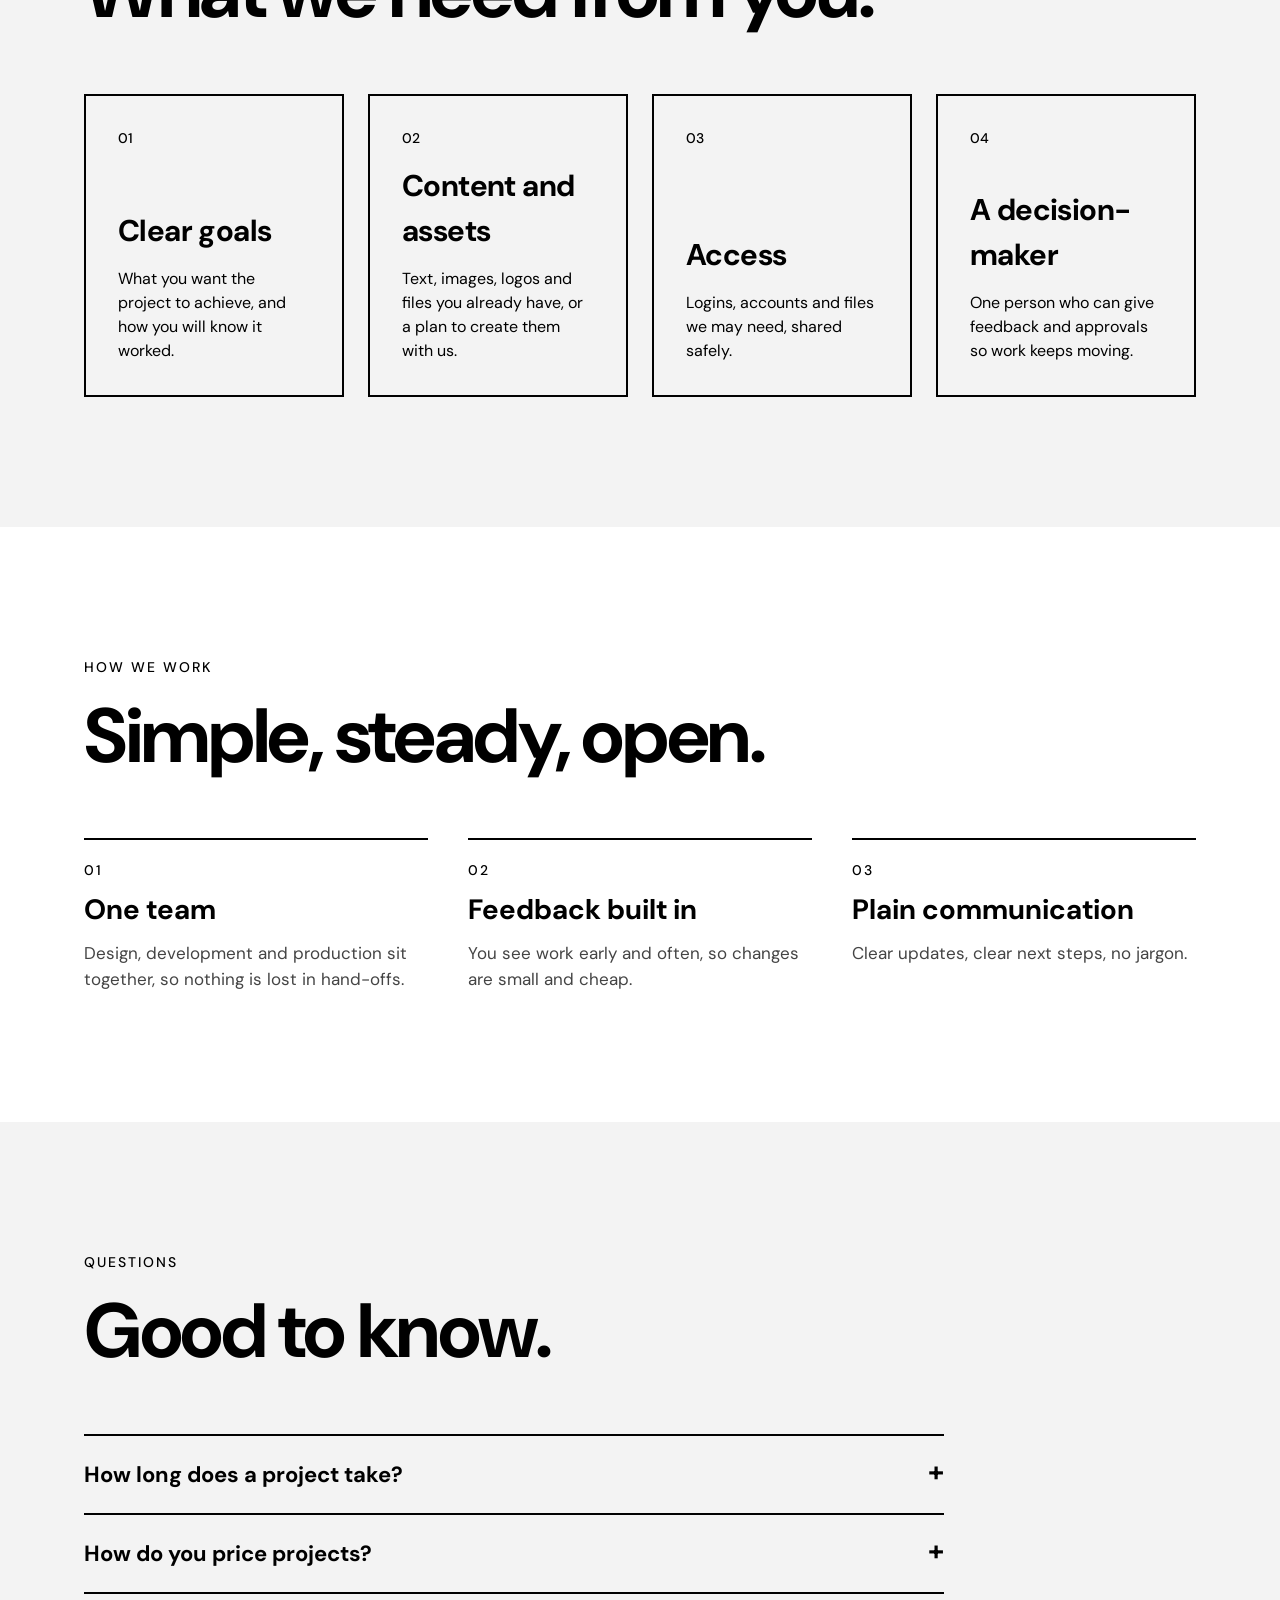
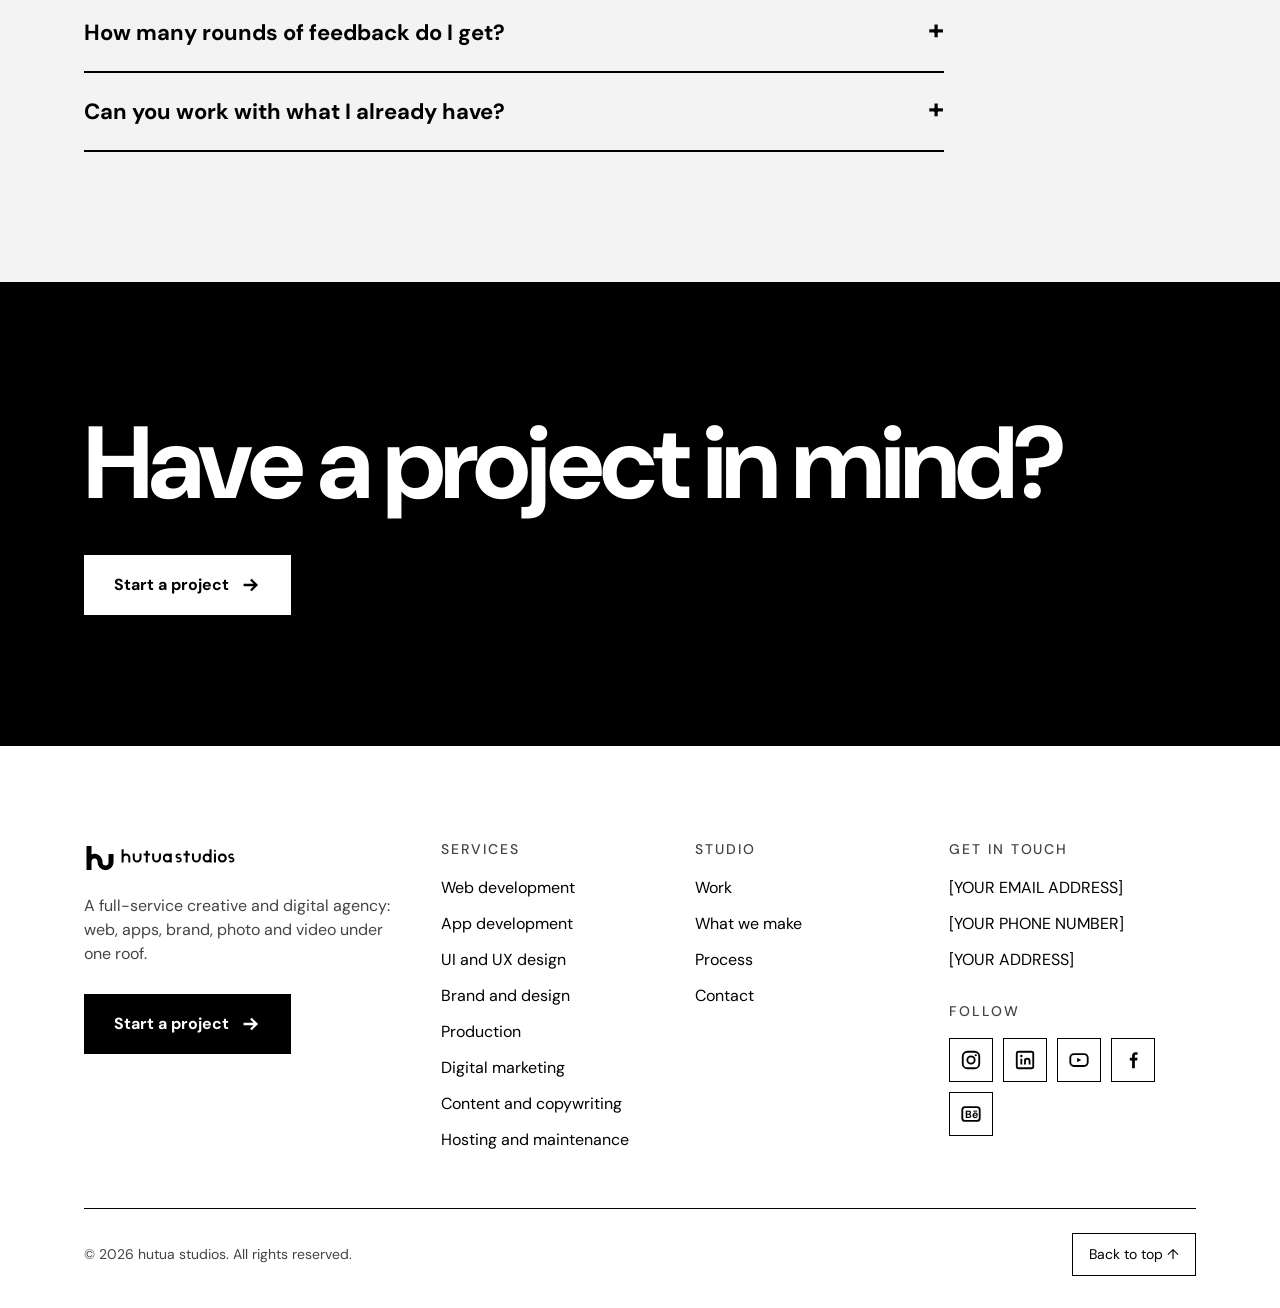
<file: hutua-studios-website/process.html>
<!doctype html>
<html lang="en">
<head>
<meta charset="utf-8">
<meta name="viewport" content="width=device-width, initial-scale=1">
<script>(function(){var d=document.documentElement;d.className+=' js';var t;try{t=localStorage.getItem('hutua-theme')}catch(e){}if(t!=='light'&&t!=='dark')t=matchMedia('(prefers-color-scheme: light)').matches?'light':'dark';d.setAttribute('data-theme',t)})()</script>
<title>Process | hutua studios</title>
<meta name="description" content="How hutua studios works: discover, design, build and shoot, launch.">

<meta name="theme-color" content="#000000">
<meta name="color-scheme" content="dark light">
<meta property="og:title" content="Process | hutua studios">
<meta property="og:description" content="How hutua studios works: discover, design, build and shoot, launch.">
<meta property="og:type" content="website">
<!-- TODO: replace YOUR-DOMAIN with your real domain -->
<meta property="og:image" content="https://YOUR-DOMAIN/assets/og-image.png">
<meta name="twitter:card" content="summary_large_image">
<link rel="icon" href="assets/favicon.svg" type="image/svg+xml">
<link rel="icon" href="assets/favicon.ico" sizes="48x48">
<link rel="apple-touch-icon" href="assets/apple-touch-icon.png">
<link rel="preconnect" href="https://fonts.googleapis.com">
<link rel="preconnect" href="https://fonts.gstatic.com" crossorigin>
<link rel="stylesheet" href="https://fonts.googleapis.com/css2?family=DM+Sans:wght@400;500;700&display=swap">
<link rel="stylesheet" href="styles.css">
</head>
<body>
<a class="skip" href="#main">Skip to content</a>
<header>
<div class="wrap bar">
<a class="logo" href="index.html" aria-label="hutua studios, home"><img class="art-w" src="assets/logo-white.svg" alt="hutua studios" width="134" height="28"><img class="art-b" src="assets/logo-black.svg" alt="" width="134" height="28"></a>
<nav id="nav" aria-label="Main"><ul><li class="has-sub"><a href="services.html">Services</a><button class="sub-btn" type="button" aria-expanded="false" aria-controls="sub-services" aria-label="Show services menu"><svg viewBox="0 0 24 24" width="18" height="18" aria-hidden="true"><path d="M6 9l6 6 6-6" fill="none" stroke="currentColor" stroke-width="2.5"/></svg></button><div class="sub" id="sub-services"><div class="sub-in"><a href="services.html#web"><strong>Web development</strong><span>Websites, e-commerce, CMS and web apps.</span></a><a href="services.html#app"><strong>App development</strong><span>iOS, Android and cross-platform apps.</span></a><a href="services.html#uiux"><strong>UI and UX design</strong><span>Research, wireframes and prototypes.</span></a><a href="services.html#brand"><strong>Brand and design</strong><span>Identity, print and packaging.</span></a><a href="what-we-make.html#production"><strong>Production</strong><span>Photography, video and motion.</span></a><a href="services.html#marketing"><strong>Digital marketing</strong><span>Social, search and campaigns.</span></a><a href="services.html#content"><strong>Content and copywriting</strong><span>Copy, scripts and content plans.</span></a><a href="services.html#support"><strong>Hosting and maintenance</strong><span>Hosting, updates and support.</span></a><a href="services.html"><strong>All services</strong><span>See everything we do</span></a></div></div></li><li><a href="what-we-make.html">What we make</a></li><li><a href="work.html">Work</a></li><li><a href="process.html" aria-current="page">Process</a></li><li><a class="btn p" href="contact.html">Start a project</a></li></ul></nav>
<div class="acts"><button class="theme" type="button" aria-label="Switch to light mode"><svg class="i-sun" viewBox="0 0 24 24" aria-hidden="true"><circle cx="12" cy="12" r="4.5" fill="none" stroke="currentColor" stroke-width="2.2"/><path d="M12 2v3M12 19v3M2 12h3M19 12h3M4.9 4.9l2.1 2.1M17 17l2.1 2.1M4.9 19.1L7 17M17 7l2.1-2.1" stroke="currentColor" stroke-width="2.2" fill="none"/></svg><svg class="i-moon" viewBox="0 0 24 24" aria-hidden="true"><path d="M20 14.5A8.5 8.5 0 0 1 9.5 4 8.5 8.5 0 1 0 20 14.5Z" fill="none" stroke="currentColor" stroke-width="2.2"/></svg></button>
<button class="menu" type="button" aria-expanded="false" aria-controls="nav" aria-label="Menu"><span></span><span></span><span></span></button></div>
</div>
<div class="progress" aria-hidden="true"></div>
</header>
<main id="main">
<section class="pagehead"><div class="wrap"><div class="eyebrow">Process</div><h1>From first call to launch day.</h1><p class="lead">Every project follows the same four stages. Pick your type of project, then follow the stages to see who does what.</p></div></section><section><div class="wrap"><div class="ptabs" role="tablist" aria-label="Project type"><button class="ptab" role="tab" type="button" id="tab-0" aria-controls="panel-0" aria-selected="true" tabindex="0">Websites and apps</button><button class="ptab" role="tab" type="button" id="tab-1" aria-controls="panel-1" aria-selected="false" tabindex="-1">Brand and design</button><button class="ptab" role="tab" type="button" id="tab-2" aria-controls="panel-2" aria-selected="false" tabindex="-1">Photo and video</button></div><div class="journey" id="journey" aria-label="Stages in this journey"></div><div class="tabpanel" role="tabpanel" id="panel-0" aria-labelledby="tab-0"><ol class="timeline"><li class="tl"><div class="tl-n">01</div><div class="tl-body"><h3>Discover</h3><p>We learn your goals, audience and constraints, then agree scope, timeline and budget.</p><div class="tl-cols"><div><h4>We do</h4><ul><li>Run the kick-off call</li><li>Review what exists</li><li>Agree scope, timeline and budget</li></ul></div><div><h4>You do</h4><ul><li>Share goals and access</li><li>Join the kick-off</li><li>Approve the plan</li></ul></div></div><p class="tl-out"><strong>Milestone:</strong> Plan and proposal approved</p></div></li><li class="tl"><div class="tl-n">02</div><div class="tl-body"><h3>Design</h3><p>Structure, layouts and prototypes you can react to early.</p><div class="tl-cols"><div><h4>We do</h4><ul><li>Map the structure and flows</li><li>Wireframe and prototype</li><li>Design the visuals</li></ul></div><div><h4>You do</h4><ul><li>Share brand assets and examples</li><li>Give feedback on designs</li><li>Approve the designs</li></ul></div></div><p class="tl-out"><strong>Milestone:</strong> Designs approved</p></div></li><li class="tl"><div class="tl-n">03</div><div class="tl-body"><h3>Build</h3><p>Development in stages, with regular check-ins and a working version to review.</p><div class="tl-cols"><div><h4>We do</h4><ul><li>Develop in stages</li><li>Load content and test across devices</li><li>Share working versions</li></ul></div><div><h4>You do</h4><ul><li>Supply final content</li><li>Review working versions</li><li>Send feedback as one list</li></ul></div></div><p class="tl-out"><strong>Milestone:</strong> Build ready for review</p></div></li><li class="tl"><div class="tl-n">04</div><div class="tl-body"><h3>Launch</h3><p>We go live, hand over and stay on hand afterwards.</p><div class="tl-cols"><div><h4>We do</h4><ul><li>Run final checks and go live</li><li>Hand over and train your team</li><li>Support you after launch</li></ul></div><div><h4>You do</h4><ul><li>Give final sign-off</li><li>Plan your announcement</li><li>Tell us how it is going</li></ul></div></div><p class="tl-out"><strong>Milestone:</strong> Live and supported</p></div></li></ol></div><div class="tabpanel" role="tabpanel" id="panel-1" aria-labelledby="tab-1"><ol class="timeline"><li class="tl"><div class="tl-n">01</div><div class="tl-body"><h3>Research</h3><p>We study your market, audience and competitors, and agree what the brand must say.</p><div class="tl-cols"><div><h4>We do</h4><ul><li>Run a brand questionnaire</li><li>Review market and competitors</li><li>Define the positioning</li></ul></div><div><h4>You do</h4><ul><li>Answer the questionnaire</li><li>Share what you like and dislike</li><li>Approve the brief</li></ul></div></div><p class="tl-out"><strong>Milestone:</strong> Creative brief approved</p></div></li><li class="tl"><div class="tl-n">02</div><div class="tl-body"><h3>Concept</h3><p>Directions for the identity, shown as early sketches and mood boards.</p><div class="tl-cols"><div><h4>We do</h4><ul><li>Create mood boards</li><li>Explore logo and type</li><li>Present the directions</li></ul></div><div><h4>You do</h4><ul><li>Choose a direction</li><li>Give honest reactions</li><li>Share any must-haves</li></ul></div></div><p class="tl-out"><strong>Milestone:</strong> Direction chosen</p></div></li><li class="tl"><div class="tl-n">03</div><div class="tl-body"><h3>Refine</h3><p>We develop the chosen direction and test it in real situations.</p><div class="tl-cols"><div><h4>We do</h4><ul><li>Develop colour and typography</li><li>Apply it to print, social and web</li><li>Adjust through feedback rounds</li></ul></div><div><h4>You do</h4><ul><li>Review the applications</li><li>Consolidate feedback</li><li>Approve the identity</li></ul></div></div><p class="tl-out"><strong>Milestone:</strong> Identity approved</p></div></li><li class="tl"><div class="tl-n">04</div><div class="tl-body"><h3>Guidelines</h3><p>We package everything so your team can use it consistently.</p><div class="tl-cols"><div><h4>We do</h4><ul><li>Write the brand guidelines</li><li>Prepare master files and templates</li><li>Hand everything over</li></ul></div><div><h4>You do</h4><ul><li>Review the guidelines</li><li>Share them with your team</li><li>Start using the brand</li></ul></div></div><p class="tl-out"><strong>Milestone:</strong> Brand kit delivered</p></div></li></ol></div><div class="tabpanel" role="tabpanel" id="panel-2" aria-labelledby="tab-2"><ol class="timeline"><li class="tl"><div class="tl-n">01</div><div class="tl-body"><h3>Brief</h3><p>Goals, audience, where the content will be used, and the look and feel.</p><div class="tl-cols"><div><h4>We do</h4><ul><li>Run the kick-off call</li><li>Write the creative treatment</li><li>Plan budget and schedule</li></ul></div><div><h4>You do</h4><ul><li>Share goals and references</li><li>Confirm where it will be used</li><li>Approve the plan</li></ul></div></div><p class="tl-out"><strong>Milestone:</strong> Shoot plan approved</p></div></li><li class="tl"><div class="tl-n">02</div><div class="tl-body"><h3>Pre-production</h3><p>Storyboards, shot lists, locations and bookings, organised before the camera rolls.</p><div class="tl-cols"><div><h4>We do</h4><ul><li>Write storyboards and shot lists</li><li>Secure locations and permits</li><li>Book talent and crew</li></ul></div><div><h4>You do</h4><ul><li>Approve the storyboards</li><li>Confirm locations and people</li><li>Provide products or props</li></ul></div></div><p class="tl-out"><strong>Milestone:</strong> Ready to shoot</p></div></li><li class="tl"><div class="tl-n">03</div><div class="tl-body"><h3>Shoot</h3><p>A crew on set, with you in the loop.</p><div class="tl-cols"><div><h4>We do</h4><ul><li>Capture photo and video</li><li>Review on set with you</li><li>Back everything up safely</li></ul></div><div><h4>You do</h4><ul><li>Be available on the day</li><li>Give feedback on set</li><li>Approve key shots</li></ul></div></div><p class="tl-out"><strong>Milestone:</strong> Everything captured</p></div></li><li class="tl"><div class="tl-n">04</div><div class="tl-body"><h3>Post-production</h3><p>Editing, colour, sound and retouching, then delivery in the formats you need.</p><div class="tl-cols"><div><h4>We do</h4><ul><li>Edit, colour, sound and retouch</li><li>Share cuts for review</li><li>Deliver in every format needed</li></ul></div><div><h4>You do</h4><ul><li>Review cuts and give feedback</li><li>Approve the final edit</li><li>Receive your files</li></ul></div></div><p class="tl-out"><strong>Milestone:</strong> Final files delivered</p></div></li></ol></div></div></section><section class="alt"><div class="wrap"><div class="head rv"><div class="eyebrow">Before we start</div><h2>What we need from you.</h2></div><div class="grid"><div class="card sm rv"><div class="n">01</div><h3>Clear goals</h3><p>What you want the project to achieve, and how you will know it worked.</p></div><div class="card sm rv"><div class="n">02</div><h3>Content and assets</h3><p>Text, images, logos and files you already have, or a plan to create them with us.</p></div><div class="card sm rv"><div class="n">03</div><h3>Access</h3><p>Logins, accounts and files we may need, shared safely.</p></div><div class="card sm rv"><div class="n">04</div><h3>A decision-maker</h3><p>One person who can give feedback and approvals so work keeps moving.</p></div></div></div></section><section><div class="wrap"><div class="head rv"><div class="eyebrow">How we work</div><h2>Simple, steady, open.</h2></div><div class="steps"><div class="step rv"><div class="eyebrow">01</div><h3>One team</h3><p>Design, development and production sit together, so nothing is lost in hand-offs.</p></div><div class="step rv"><div class="eyebrow">02</div><h3>Feedback built in</h3><p>You see work early and often, so changes are small and cheap.</p></div><div class="step rv"><div class="eyebrow">03</div><h3>Plain communication</h3><p>Clear updates, clear next steps, no jargon.</p></div></div></div></section><section class="alt"><div class="wrap"><div class="head rv"><div class="eyebrow">Questions</div><h2>Good to know.</h2></div><div class="faqs rv">
<details><summary>How long does a project take?</summary><p>It depends on the scope. We agree a timeline with you during the first stage, before any work begins.</p></details>
<details><summary>How do you price projects?</summary><p>We scope each project with you, then send a proposal after the first stage so you know what to expect.</p></details>
<details><summary>How many rounds of feedback do I get?</summary><p>We agree the rounds of feedback in the proposal, and you will see work early so changes stay small.</p></details>
<details><summary>Can you work with what I already have?</summary><p>Yes. Share your current site, brand files or footage and we will build on them where it makes sense.</p></details>
</div></div></section><section class="inv band"><div class="wrap"><h2 class="rv">Have a project in mind?</h2><a class="btn p" href="contact.html">Start a project <svg viewBox="0 0 24 24" width="22" height="22" aria-hidden="true"><path d="M5 12h14M13 6l6 6-6 6" fill="none" stroke="currentColor" stroke-width="2.5"/></svg></a></div></section>
</main>
<footer>
<div class="wrap">
<div class="foot">
<div class="about"><a class="foot-logo" href="index.html" aria-label="hutua studios, home"><img class="art-w" src="assets/logo-white.svg" alt="hutua studios" width="153" height="32"><img class="art-b" src="assets/logo-black.svg" alt="" width="153" height="32"></a>
<p>A full-service creative and digital agency: web, apps, brand, photo and video under one roof.</p>
<a class="btn p" href="contact.html">Start a project <svg viewBox="0 0 24 24" width="22" height="22" aria-hidden="true"><path d="M5 12h14M13 6l6 6-6 6" fill="none" stroke="currentColor" stroke-width="2.5"/></svg></a></div>
<div><h2>Services</h2><ul><li><a href="services.html#web">Web development</a></li><li><a href="services.html#app">App development</a></li><li><a href="services.html#uiux">UI and UX design</a></li><li><a href="services.html#brand">Brand and design</a></li><li><a href="what-we-make.html#production">Production</a></li><li><a href="services.html#marketing">Digital marketing</a></li><li><a href="services.html#content">Content and copywriting</a></li><li><a href="services.html#support">Hosting and maintenance</a></li></ul></div>
<div><h2>Studio</h2><ul><li><a href="work.html">Work</a></li><li><a href="what-we-make.html">What we make</a></li><li><a href="process.html">Process</a></li><li><a href="contact.html">Contact</a></li></ul></div>
<!-- TODO: add your real email, phone, address and social links -->
<div><h2>Get in touch</h2><ul><li><a data-contact-link="email" href="#!"><span data-contact="email">[YOUR EMAIL ADDRESS]</span></a></li><li><a data-contact-link="phone" href="#!"><span data-contact="phone">[YOUR PHONE NUMBER]</span></a></li><li><a data-contact-link="address" href="#!"><span data-contact="address">[YOUR ADDRESS]</span></a></li></ul>
<h2 style="margin-top:32px">Follow</h2><ul class="social"><li><a class="soc" href="#" aria-label="Instagram" target="_blank" rel="noopener"><svg viewBox="0 0 24 24" width="22" height="22" aria-hidden="true"><rect x="3" y="3" width="18" height="18" rx="5" fill="none" stroke="currentColor" stroke-width="2"/><circle cx="12" cy="12" r="4" fill="none" stroke="currentColor" stroke-width="2"/><circle cx="17.2" cy="6.8" r="1.2" fill="currentColor"/></svg></a></li><li><a class="soc" href="#" aria-label="LinkedIn" target="_blank" rel="noopener"><svg viewBox="0 0 24 24" width="22" height="22" aria-hidden="true"><rect x="3" y="3" width="18" height="18" rx="2" fill="none" stroke="currentColor" stroke-width="2"/><path d="M8 10.5V17M12 17v-6.5M12 13.2c0-1.7 1.2-2.7 2.6-2.7S17 11.5 17 13.2V17" fill="none" stroke="currentColor" stroke-width="2"/><circle cx="8" cy="7.6" r="1.3" fill="currentColor"/></svg></a></li><li><a class="soc" href="#" aria-label="YouTube" target="_blank" rel="noopener"><svg viewBox="0 0 24 24" width="22" height="22" aria-hidden="true"><rect x="2.5" y="5.5" width="19" height="13" rx="4" fill="none" stroke="currentColor" stroke-width="2"/><path d="M10 9.5v5l4.5-2.5z" fill="currentColor"/></svg></a></li><li><a class="soc" href="#" aria-label="Facebook" target="_blank" rel="noopener"><svg viewBox="0 0 24 24" width="22" height="22" aria-hidden="true"><path d="M14 21v-8.5h2.6l.4-3H14V7.7c0-.9.3-1.4 1.5-1.4H17V3.6c-.3 0-1.2-.1-2.3-.1-2.3 0-3.7 1.4-3.7 3.9v2.1H8.5v3H11V21z" fill="currentColor"/></svg></a></li><li><a class="soc" href="#" aria-label="Behance" target="_blank" rel="noopener"><svg viewBox="0 0 24 24" width="22" height="22" aria-hidden="true"><text x="12" y="16.2" text-anchor="middle" font-family="DM Sans,Arial,sans-serif" font-weight="700" font-size="11.5" fill="currentColor">Bē</text><rect x="2.5" y="4.5" width="19" height="15" rx="3" fill="none" stroke="currentColor" stroke-width="2"/></svg></a></li></ul></div>
</div>
<div class="foot-bottom"><span>&copy; <span id="yr">2026</span> hutua studios. All rights reserved.</span><button class="totop" type="button" id="totop">Back to top &uarr;</button></div>
</div>
</footer>
<script src="main.js"></script>
</body>
</html>
</file>
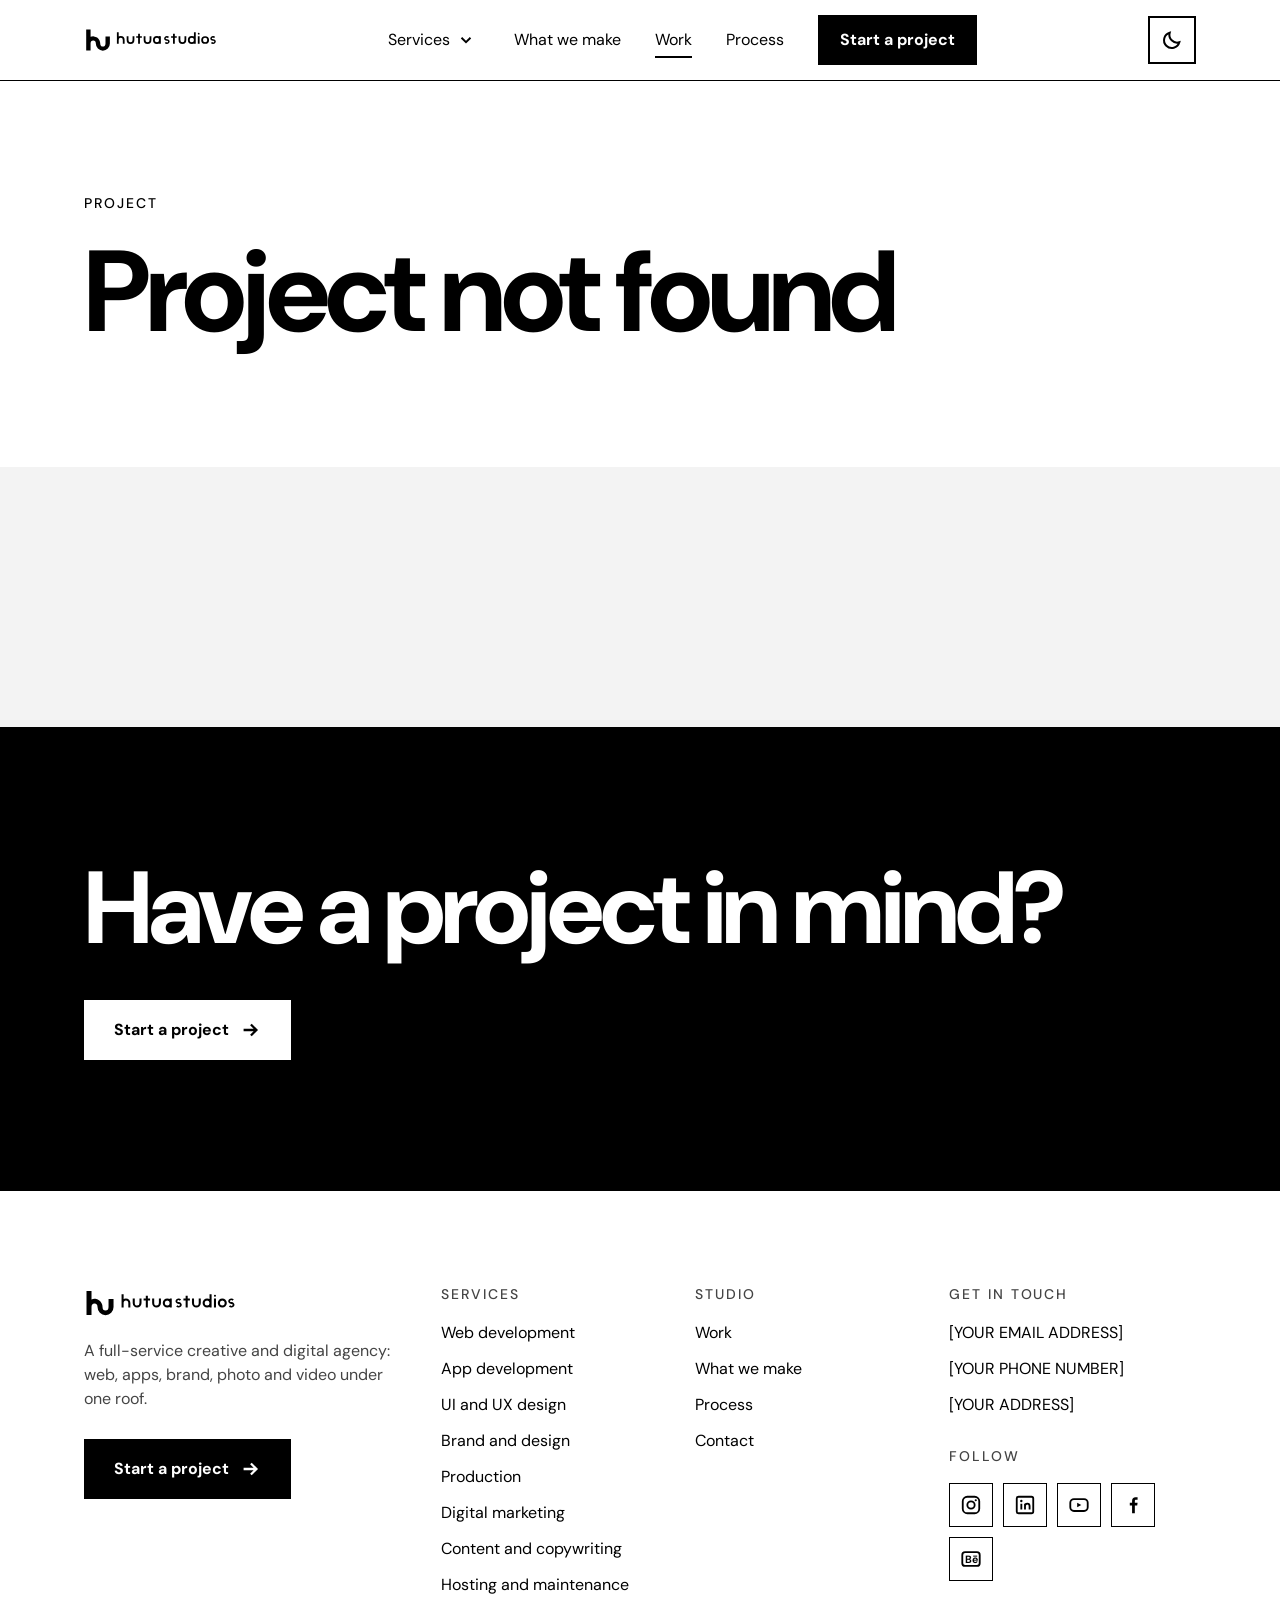
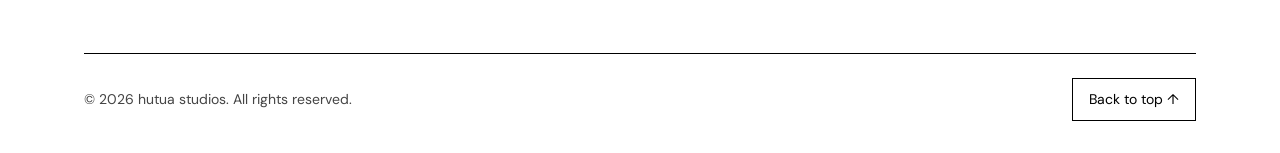
<file: hutua-studios-website/project.html>
<!doctype html>
<html lang="en">
<head>
<meta charset="utf-8">
<meta name="viewport" content="width=device-width, initial-scale=1">
<script>(function(){var d=document.documentElement;d.className+=' js';var t;try{t=localStorage.getItem('hutua-theme')}catch(e){}if(t!=='light'&&t!=='dark')t=matchMedia('(prefers-color-scheme: light)').matches?'light':'dark';d.setAttribute('data-theme',t)})()</script>
<title>Project | hutua studios</title>
<meta name="description" content="A project from hutua studios.">

<meta name="theme-color" content="#000000">
<meta name="color-scheme" content="dark light">
<meta property="og:title" content="Project | hutua studios">
<meta property="og:description" content="A project from hutua studios.">
<meta property="og:type" content="website">
<!-- TODO: replace YOUR-DOMAIN with your real domain -->
<meta property="og:image" content="https://YOUR-DOMAIN/assets/og-image.png">
<meta name="twitter:card" content="summary_large_image">
<link rel="icon" href="assets/favicon.svg" type="image/svg+xml">
<link rel="icon" href="assets/favicon.ico" sizes="48x48">
<link rel="apple-touch-icon" href="assets/apple-touch-icon.png">
<link rel="preconnect" href="https://fonts.googleapis.com">
<link rel="preconnect" href="https://fonts.gstatic.com" crossorigin>
<link rel="stylesheet" href="https://fonts.googleapis.com/css2?family=DM+Sans:wght@400;500;700&display=swap">
<link rel="stylesheet" href="styles.css">
</head>
<body>
<a class="skip" href="#main">Skip to content</a>
<header>
<div class="wrap bar">
<a class="logo" href="index.html" aria-label="hutua studios, home"><img class="art-w" src="assets/logo-white.svg" alt="hutua studios" width="134" height="28"><img class="art-b" src="assets/logo-black.svg" alt="" width="134" height="28"></a>
<nav id="nav" aria-label="Main"><ul><li class="has-sub"><a href="services.html">Services</a><button class="sub-btn" type="button" aria-expanded="false" aria-controls="sub-services" aria-label="Show services menu"><svg viewBox="0 0 24 24" width="18" height="18" aria-hidden="true"><path d="M6 9l6 6 6-6" fill="none" stroke="currentColor" stroke-width="2.5"/></svg></button><div class="sub" id="sub-services"><div class="sub-in"><a href="services.html#web"><strong>Web development</strong><span>Websites, e-commerce, CMS and web apps.</span></a><a href="services.html#app"><strong>App development</strong><span>iOS, Android and cross-platform apps.</span></a><a href="services.html#uiux"><strong>UI and UX design</strong><span>Research, wireframes and prototypes.</span></a><a href="services.html#brand"><strong>Brand and design</strong><span>Identity, print and packaging.</span></a><a href="what-we-make.html#production"><strong>Production</strong><span>Photography, video and motion.</span></a><a href="services.html#marketing"><strong>Digital marketing</strong><span>Social, search and campaigns.</span></a><a href="services.html#content"><strong>Content and copywriting</strong><span>Copy, scripts and content plans.</span></a><a href="services.html#support"><strong>Hosting and maintenance</strong><span>Hosting, updates and support.</span></a><a href="services.html"><strong>All services</strong><span>See everything we do</span></a></div></div></li><li><a href="what-we-make.html">What we make</a></li><li><a href="work.html" aria-current="page">Work</a></li><li><a href="process.html">Process</a></li><li><a class="btn p" href="contact.html">Start a project</a></li></ul></nav>
<div class="acts"><button class="theme" type="button" aria-label="Switch to light mode"><svg class="i-sun" viewBox="0 0 24 24" aria-hidden="true"><circle cx="12" cy="12" r="4.5" fill="none" stroke="currentColor" stroke-width="2.2"/><path d="M12 2v3M12 19v3M2 12h3M19 12h3M4.9 4.9l2.1 2.1M17 17l2.1 2.1M4.9 19.1L7 17M17 7l2.1-2.1" stroke="currentColor" stroke-width="2.2" fill="none"/></svg><svg class="i-moon" viewBox="0 0 24 24" aria-hidden="true"><path d="M20 14.5A8.5 8.5 0 0 1 9.5 4 8.5 8.5 0 1 0 20 14.5Z" fill="none" stroke="currentColor" stroke-width="2.2"/></svg></button>
<button class="menu" type="button" aria-expanded="false" aria-controls="nav" aria-label="Menu"><span></span><span></span><span></span></button></div>
</div>
<div class="progress" aria-hidden="true"></div>
</header>
<main id="main">
<section class="pagehead"><div class="wrap"><div class="eyebrow" id="case-cat">Project</div><h1 id="case-title">Project</h1><p class="lead" id="case-summary"></p></div></section>
<section class="alt" id="case"><div class="wrap" id="case-main">
<div class="ph case-media" id="case-media"></div>
<div class="case-grid">
<dl><div><dt>Client</dt><dd id="case-client"></dd></div><div><dt>Year</dt><dd id="case-year"></dd></div><div><dt>Services</dt><dd id="case-svc"></dd></div></dl>
<div class="case-body"><div><div class="eyebrow">Challenge</div><p id="case-challenge"></p></div><div><div class="eyebrow">Solution</div><p id="case-solution"></p></div><div><div class="eyebrow">Result</div><p id="case-result"></p></div></div>
</div>
<div class="case-next more"><a class="btn" href="work.html">All work</a><a class="btn p" id="case-next" href="work.html">Next: <span id="case-next-t"></span> <svg viewBox="0 0 24 24" width="22" height="22" aria-hidden="true"><path d="M5 12h14M13 6l6 6-6 6" fill="none" stroke="currentColor" stroke-width="2.5"/></svg></a></div>
</div></section>
<section class="inv band"><div class="wrap"><h2 class="rv">Have a project in mind?</h2><a class="btn p" href="contact.html">Start a project <svg viewBox="0 0 24 24" width="22" height="22" aria-hidden="true"><path d="M5 12h14M13 6l6 6-6 6" fill="none" stroke="currentColor" stroke-width="2.5"/></svg></a></div></section>
</main>
<footer>
<div class="wrap">
<div class="foot">
<div class="about"><a class="foot-logo" href="index.html" aria-label="hutua studios, home"><img class="art-w" src="assets/logo-white.svg" alt="hutua studios" width="153" height="32"><img class="art-b" src="assets/logo-black.svg" alt="" width="153" height="32"></a>
<p>A full-service creative and digital agency: web, apps, brand, photo and video under one roof.</p>
<a class="btn p" href="contact.html">Start a project <svg viewBox="0 0 24 24" width="22" height="22" aria-hidden="true"><path d="M5 12h14M13 6l6 6-6 6" fill="none" stroke="currentColor" stroke-width="2.5"/></svg></a></div>
<div><h2>Services</h2><ul><li><a href="services.html#web">Web development</a></li><li><a href="services.html#app">App development</a></li><li><a href="services.html#uiux">UI and UX design</a></li><li><a href="services.html#brand">Brand and design</a></li><li><a href="what-we-make.html#production">Production</a></li><li><a href="services.html#marketing">Digital marketing</a></li><li><a href="services.html#content">Content and copywriting</a></li><li><a href="services.html#support">Hosting and maintenance</a></li></ul></div>
<div><h2>Studio</h2><ul><li><a href="work.html">Work</a></li><li><a href="what-we-make.html">What we make</a></li><li><a href="process.html">Process</a></li><li><a href="contact.html">Contact</a></li></ul></div>
<!-- TODO: add your real email, phone, address and social links -->
<div><h2>Get in touch</h2><ul><li><a data-contact-link="email" href="#!"><span data-contact="email">[YOUR EMAIL ADDRESS]</span></a></li><li><a data-contact-link="phone" href="#!"><span data-contact="phone">[YOUR PHONE NUMBER]</span></a></li><li><a data-contact-link="address" href="#!"><span data-contact="address">[YOUR ADDRESS]</span></a></li></ul>
<h2 style="margin-top:32px">Follow</h2><ul class="social"><li><a class="soc" href="#" aria-label="Instagram" target="_blank" rel="noopener"><svg viewBox="0 0 24 24" width="22" height="22" aria-hidden="true"><rect x="3" y="3" width="18" height="18" rx="5" fill="none" stroke="currentColor" stroke-width="2"/><circle cx="12" cy="12" r="4" fill="none" stroke="currentColor" stroke-width="2"/><circle cx="17.2" cy="6.8" r="1.2" fill="currentColor"/></svg></a></li><li><a class="soc" href="#" aria-label="LinkedIn" target="_blank" rel="noopener"><svg viewBox="0 0 24 24" width="22" height="22" aria-hidden="true"><rect x="3" y="3" width="18" height="18" rx="2" fill="none" stroke="currentColor" stroke-width="2"/><path d="M8 10.5V17M12 17v-6.5M12 13.2c0-1.7 1.2-2.7 2.6-2.7S17 11.5 17 13.2V17" fill="none" stroke="currentColor" stroke-width="2"/><circle cx="8" cy="7.6" r="1.3" fill="currentColor"/></svg></a></li><li><a class="soc" href="#" aria-label="YouTube" target="_blank" rel="noopener"><svg viewBox="0 0 24 24" width="22" height="22" aria-hidden="true"><rect x="2.5" y="5.5" width="19" height="13" rx="4" fill="none" stroke="currentColor" stroke-width="2"/><path d="M10 9.5v5l4.5-2.5z" fill="currentColor"/></svg></a></li><li><a class="soc" href="#" aria-label="Facebook" target="_blank" rel="noopener"><svg viewBox="0 0 24 24" width="22" height="22" aria-hidden="true"><path d="M14 21v-8.5h2.6l.4-3H14V7.7c0-.9.3-1.4 1.5-1.4H17V3.6c-.3 0-1.2-.1-2.3-.1-2.3 0-3.7 1.4-3.7 3.9v2.1H8.5v3H11V21z" fill="currentColor"/></svg></a></li><li><a class="soc" href="#" aria-label="Behance" target="_blank" rel="noopener"><svg viewBox="0 0 24 24" width="22" height="22" aria-hidden="true"><text x="12" y="16.2" text-anchor="middle" font-family="DM Sans,Arial,sans-serif" font-weight="700" font-size="11.5" fill="currentColor">Bē</text><rect x="2.5" y="4.5" width="19" height="15" rx="3" fill="none" stroke="currentColor" stroke-width="2"/></svg></a></li></ul></div>
</div>
<div class="foot-bottom"><span>&copy; <span id="yr">2026</span> hutua studios. All rights reserved.</span><button class="totop" type="button" id="totop">Back to top &uarr;</button></div>
</div>
</footer>
<script src="projects.js"></script>
<script src="main.js"></script>
</body>
</html>
</file>
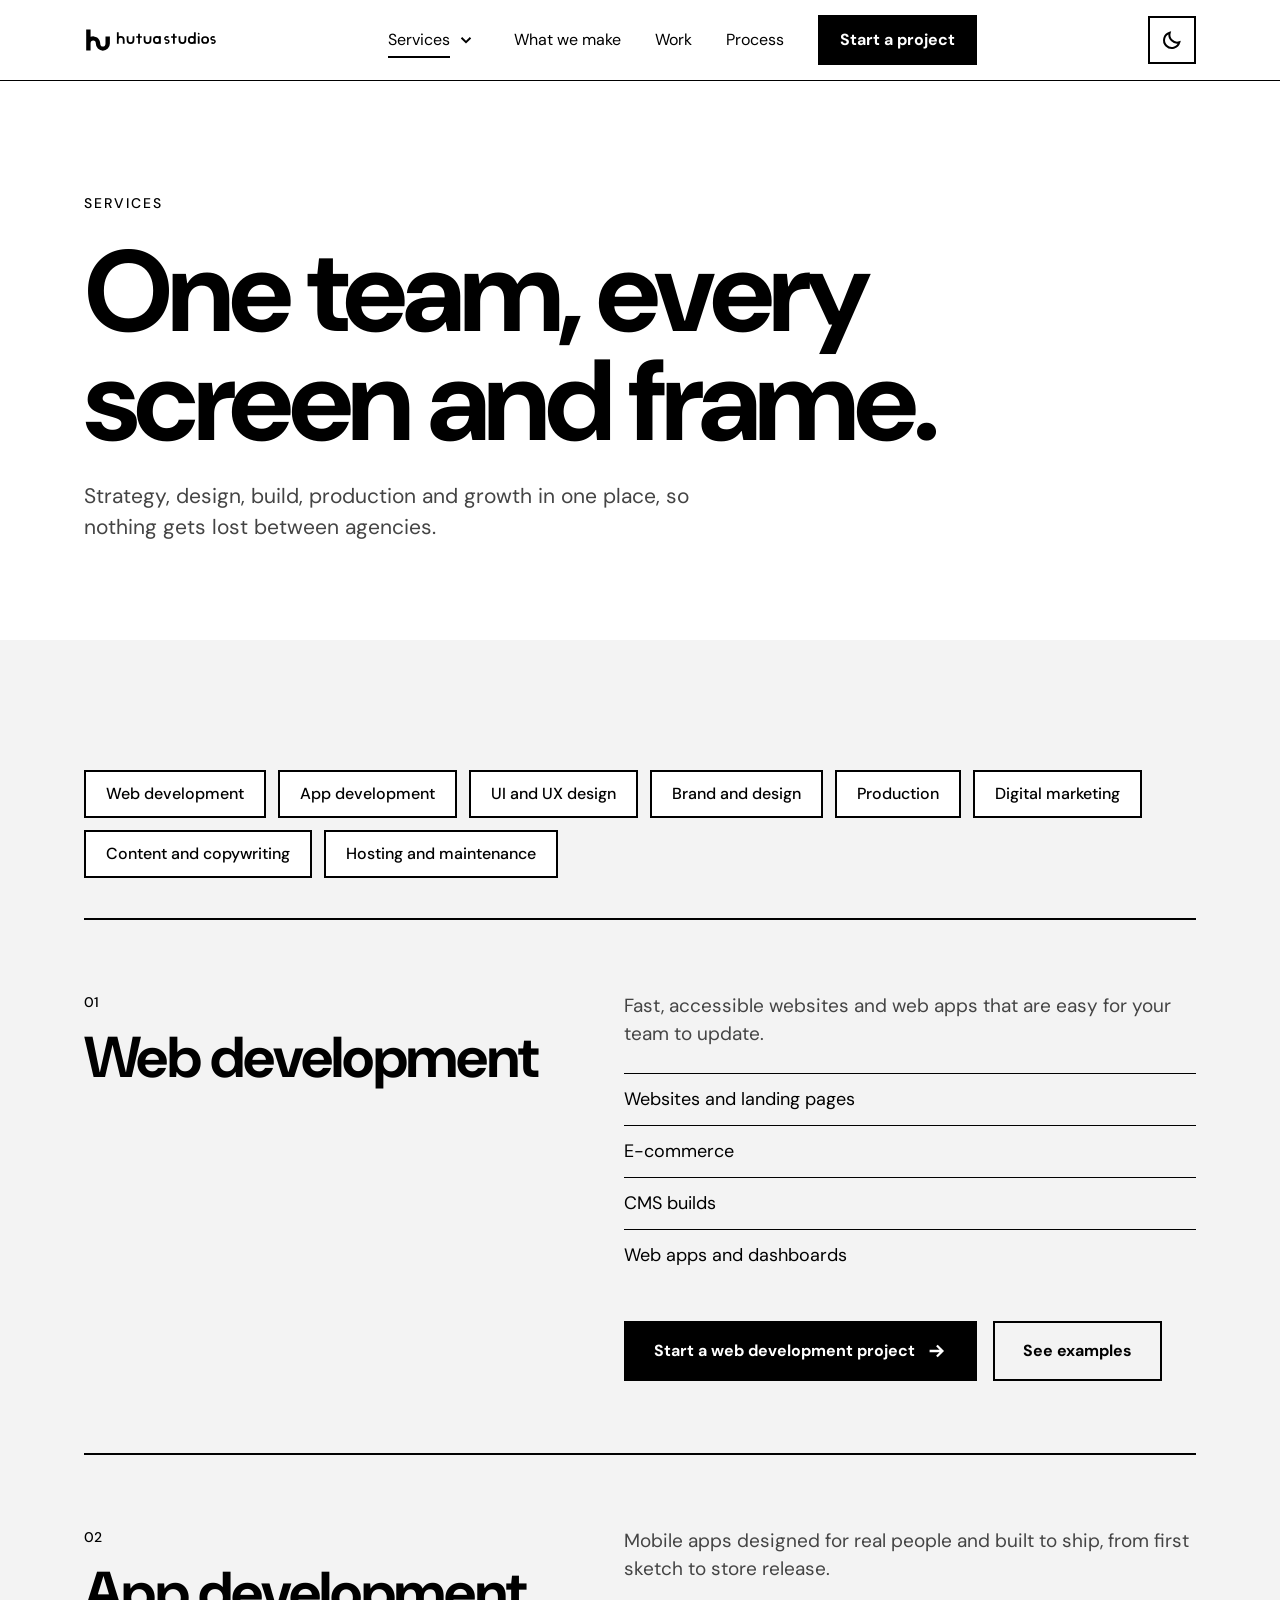
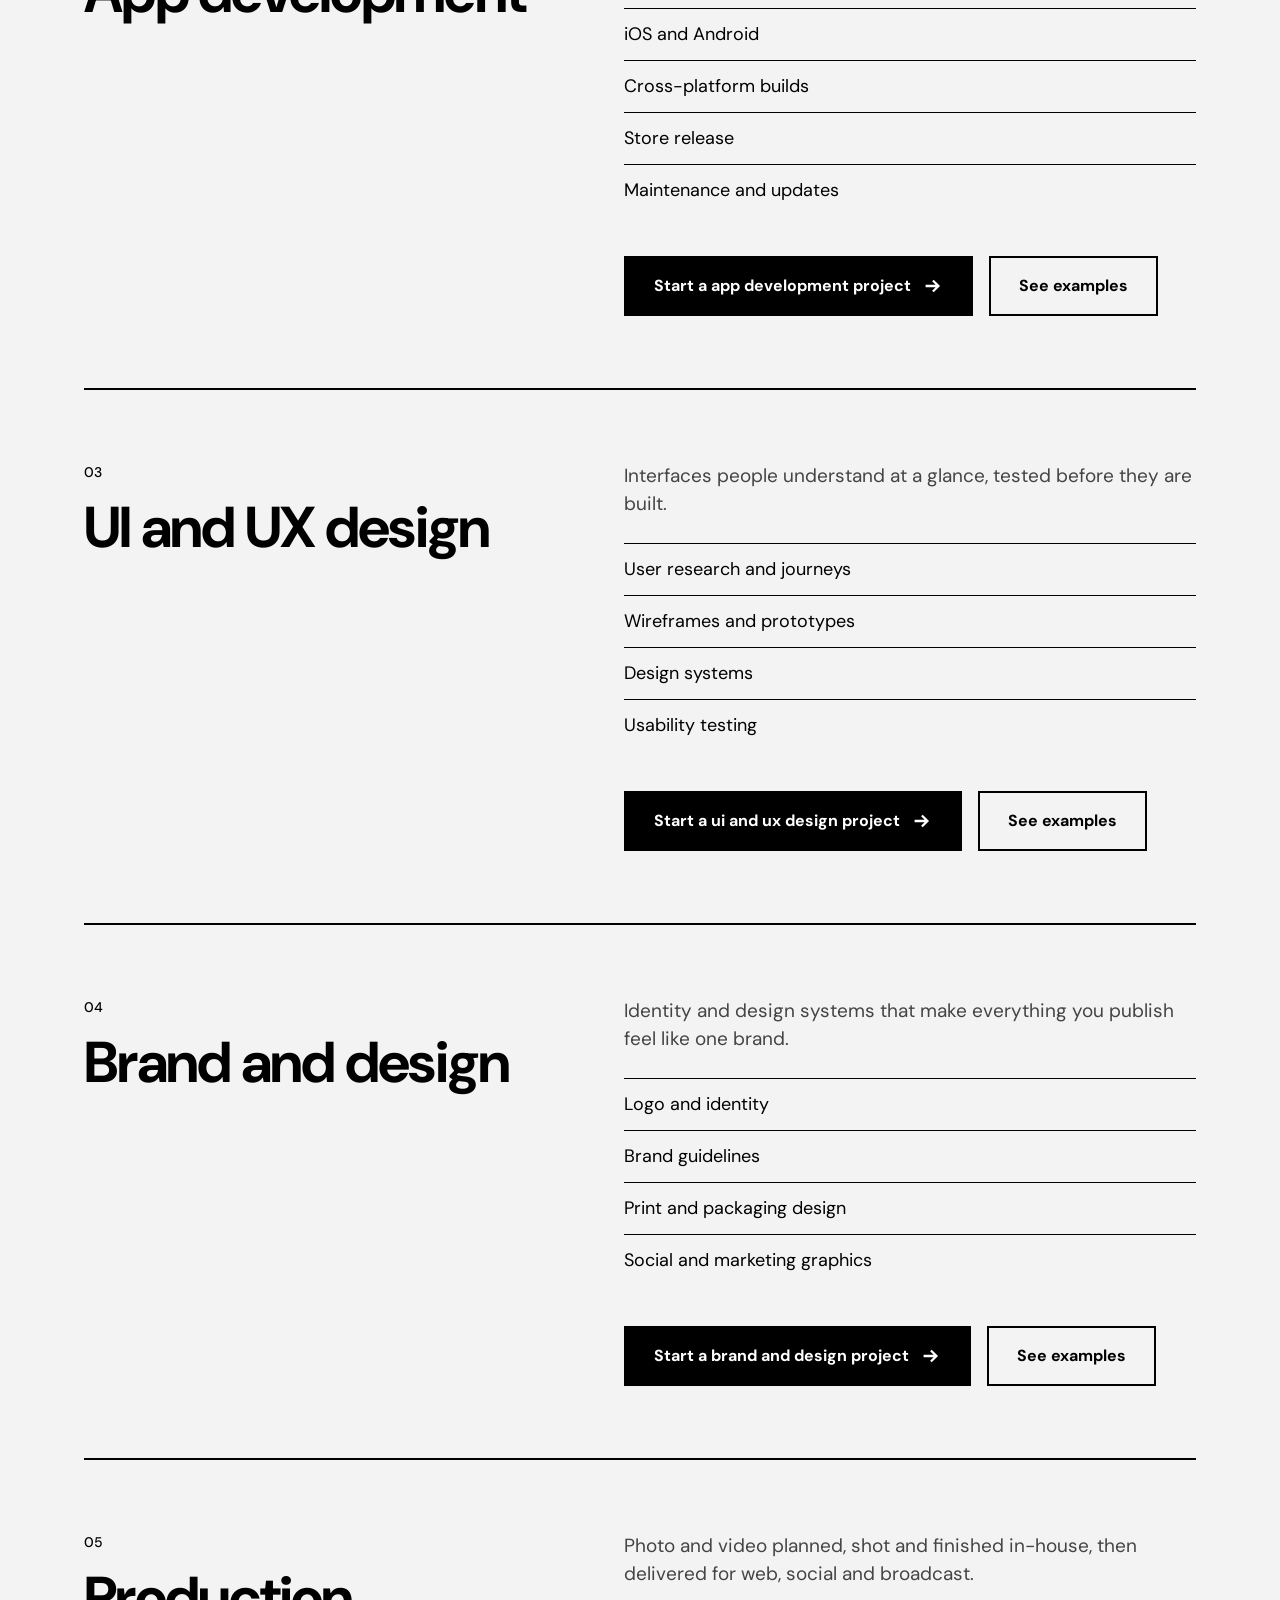
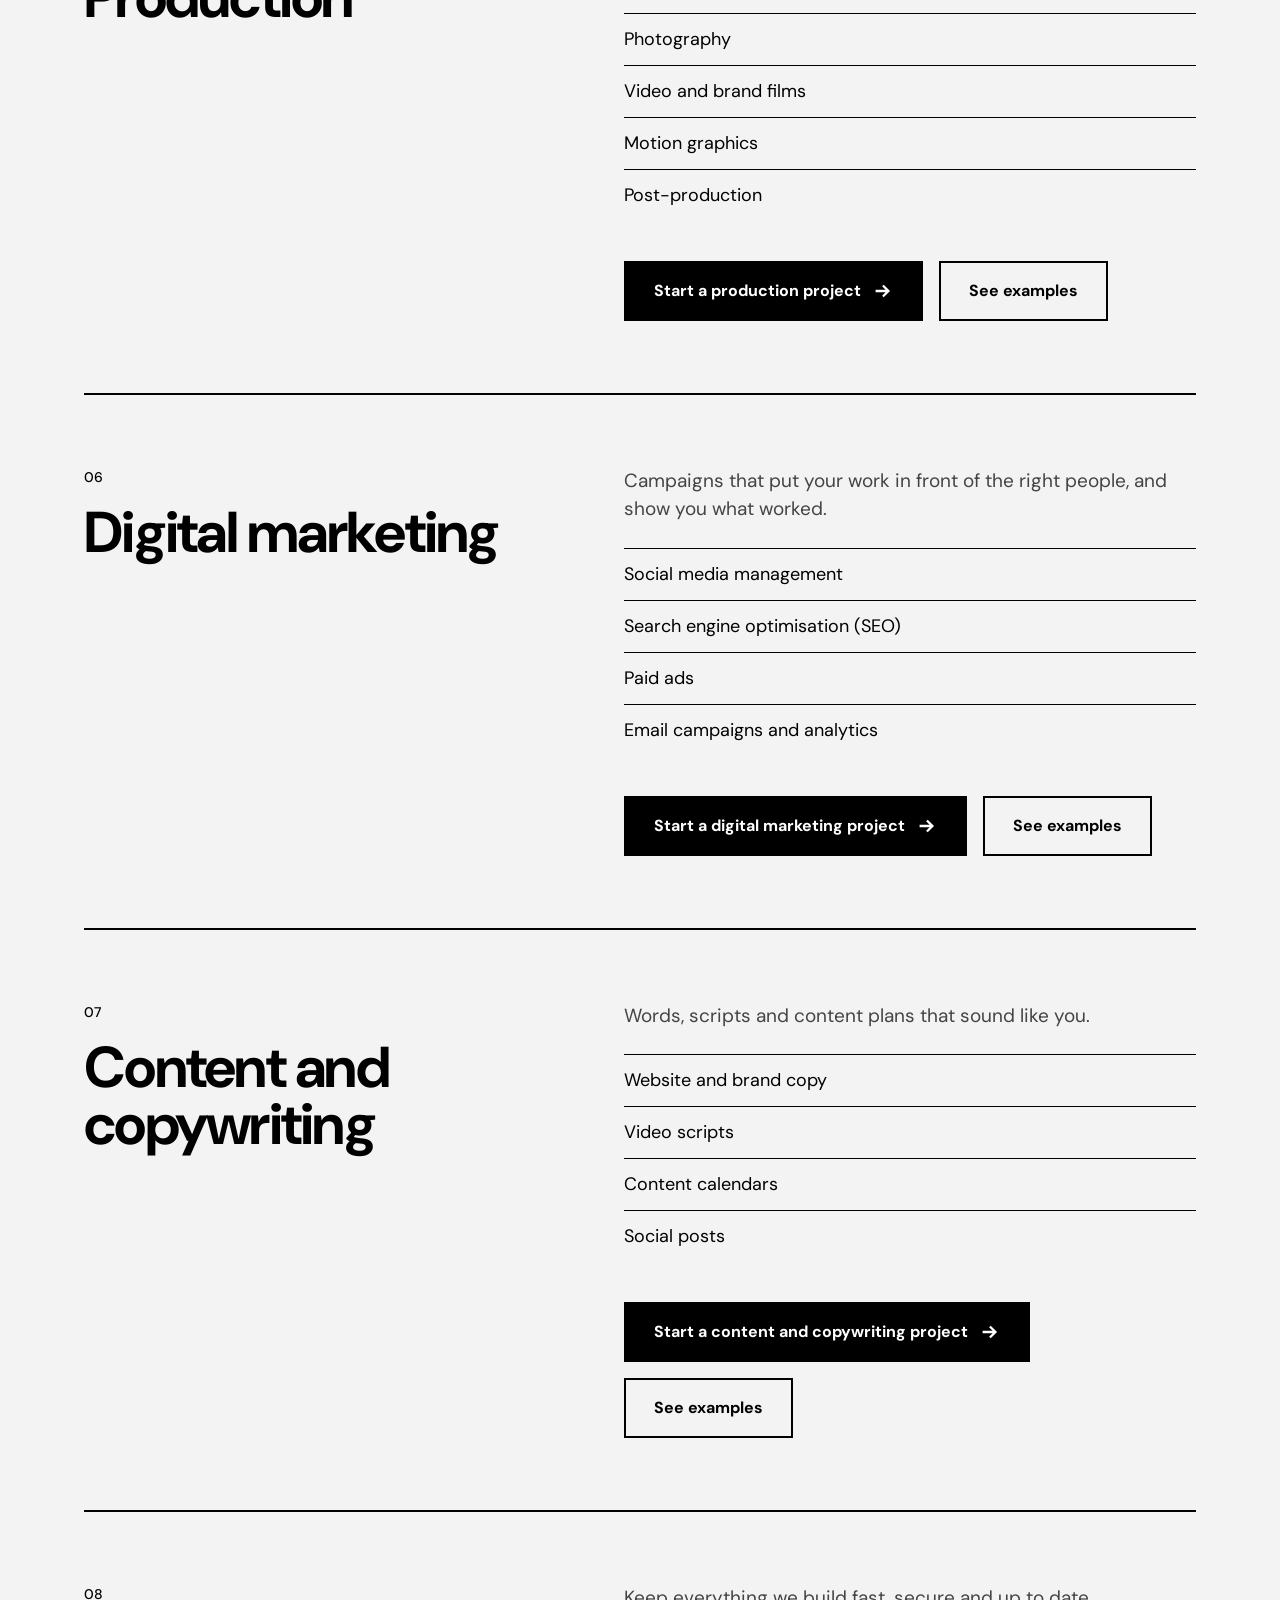
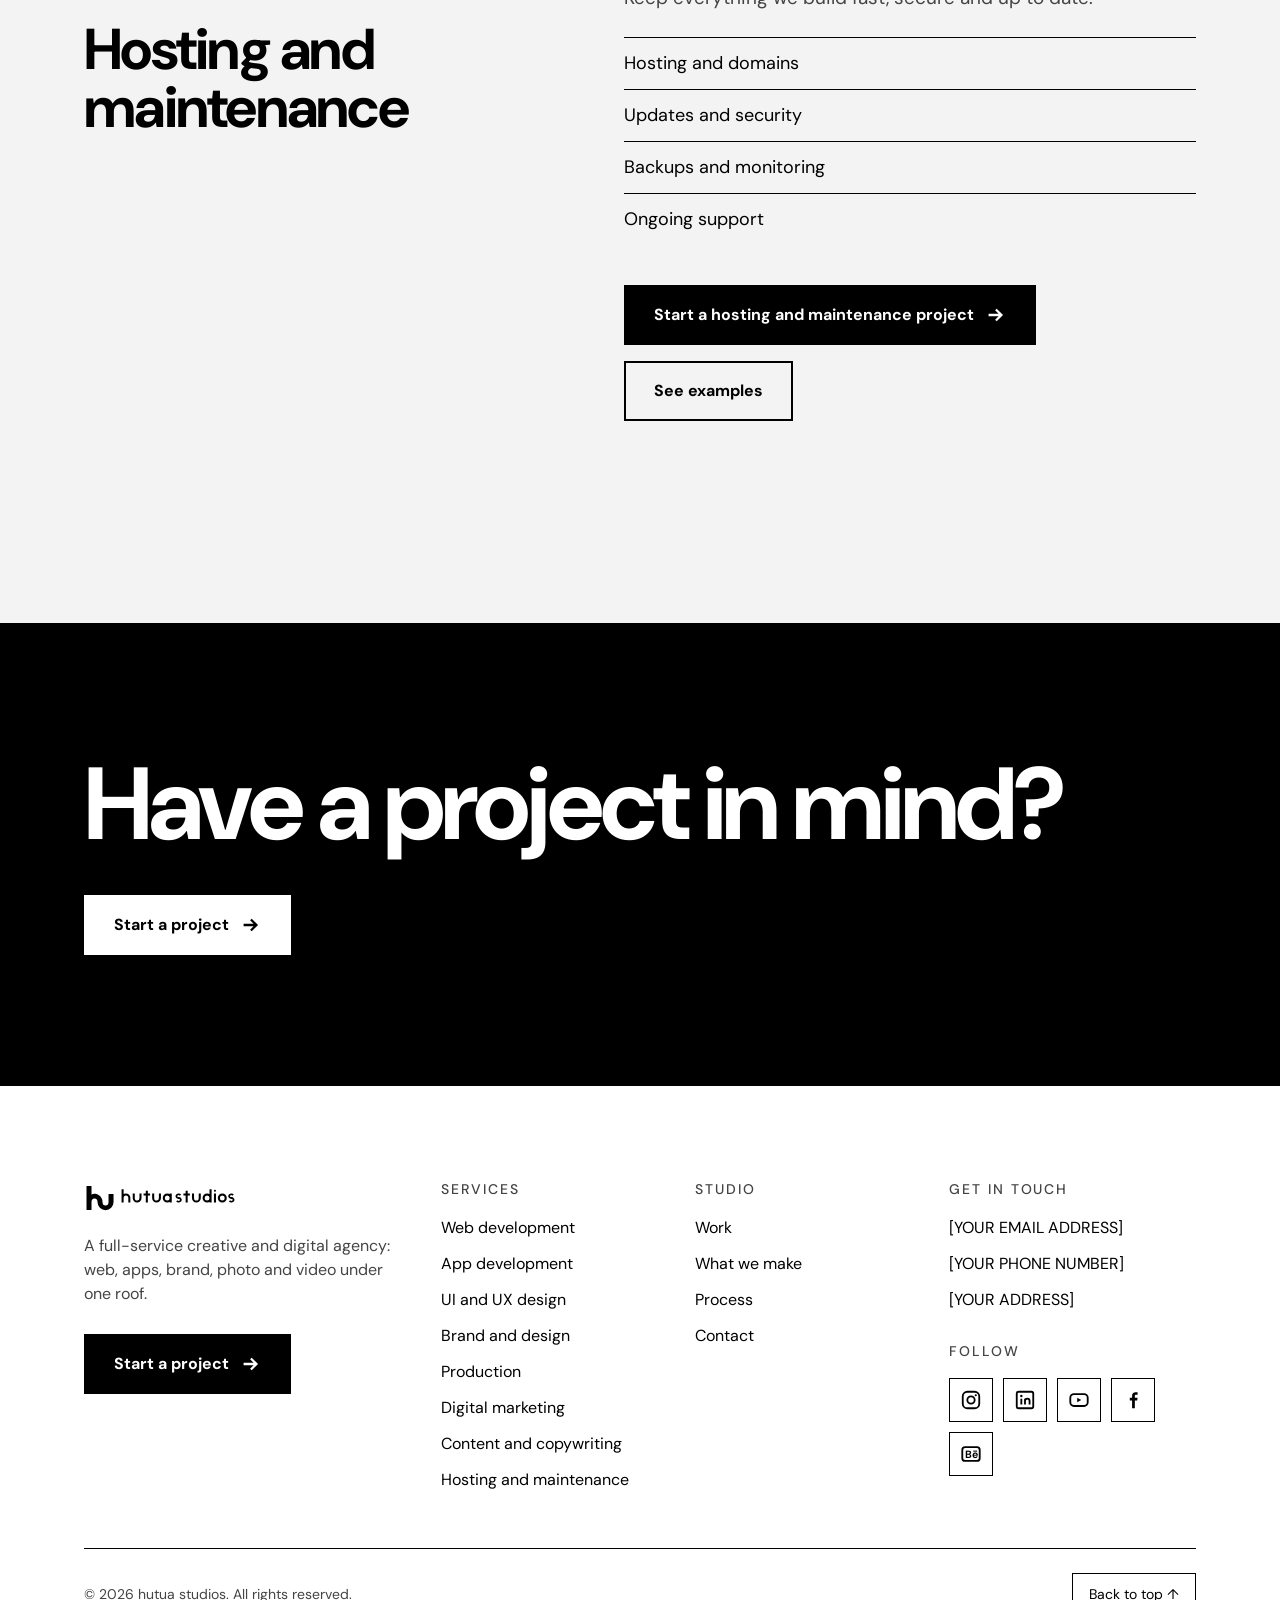
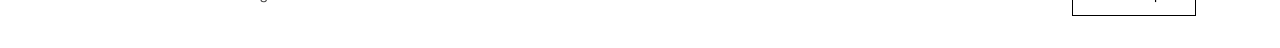
<file: hutua-studios-website/services.html>
<!doctype html>
<html lang="en">
<head>
<meta charset="utf-8">
<meta name="viewport" content="width=device-width, initial-scale=1">
<script>(function(){var d=document.documentElement;d.className+=' js';var t;try{t=localStorage.getItem('hutua-theme')}catch(e){}if(t!=='light'&&t!=='dark')t=matchMedia('(prefers-color-scheme: light)').matches?'light':'dark';d.setAttribute('data-theme',t)})()</script>
<title>Services | hutua studios</title>
<meta name="description" content="Web development, app development, brand design, photo and video production from one agency.">

<meta name="theme-color" content="#000000">
<meta name="color-scheme" content="dark light">
<meta property="og:title" content="Services | hutua studios">
<meta property="og:description" content="Web development, app development, brand design, photo and video production from one agency.">
<meta property="og:type" content="website">
<!-- TODO: replace YOUR-DOMAIN with your real domain -->
<meta property="og:image" content="https://YOUR-DOMAIN/assets/og-image.png">
<meta name="twitter:card" content="summary_large_image">
<link rel="icon" href="assets/favicon.svg" type="image/svg+xml">
<link rel="icon" href="assets/favicon.ico" sizes="48x48">
<link rel="apple-touch-icon" href="assets/apple-touch-icon.png">
<link rel="preconnect" href="https://fonts.googleapis.com">
<link rel="preconnect" href="https://fonts.gstatic.com" crossorigin>
<link rel="stylesheet" href="https://fonts.googleapis.com/css2?family=DM+Sans:wght@400;500;700&display=swap">
<link rel="stylesheet" href="styles.css">
</head>
<body>
<a class="skip" href="#main">Skip to content</a>
<header>
<div class="wrap bar">
<a class="logo" href="index.html" aria-label="hutua studios, home"><img class="art-w" src="assets/logo-white.svg" alt="hutua studios" width="134" height="28"><img class="art-b" src="assets/logo-black.svg" alt="" width="134" height="28"></a>
<nav id="nav" aria-label="Main"><ul><li class="has-sub"><a href="services.html" aria-current="page">Services</a><button class="sub-btn" type="button" aria-expanded="false" aria-controls="sub-services" aria-label="Show services menu"><svg viewBox="0 0 24 24" width="18" height="18" aria-hidden="true"><path d="M6 9l6 6 6-6" fill="none" stroke="currentColor" stroke-width="2.5"/></svg></button><div class="sub" id="sub-services"><div class="sub-in"><a href="services.html#web"><strong>Web development</strong><span>Websites, e-commerce, CMS and web apps.</span></a><a href="services.html#app"><strong>App development</strong><span>iOS, Android and cross-platform apps.</span></a><a href="services.html#uiux"><strong>UI and UX design</strong><span>Research, wireframes and prototypes.</span></a><a href="services.html#brand"><strong>Brand and design</strong><span>Identity, print and packaging.</span></a><a href="what-we-make.html#production"><strong>Production</strong><span>Photography, video and motion.</span></a><a href="services.html#marketing"><strong>Digital marketing</strong><span>Social, search and campaigns.</span></a><a href="services.html#content"><strong>Content and copywriting</strong><span>Copy, scripts and content plans.</span></a><a href="services.html#support"><strong>Hosting and maintenance</strong><span>Hosting, updates and support.</span></a><a href="services.html"><strong>All services</strong><span>See everything we do</span></a></div></div></li><li><a href="what-we-make.html">What we make</a></li><li><a href="work.html">Work</a></li><li><a href="process.html">Process</a></li><li><a class="btn p" href="contact.html">Start a project</a></li></ul></nav>
<div class="acts"><button class="theme" type="button" aria-label="Switch to light mode"><svg class="i-sun" viewBox="0 0 24 24" aria-hidden="true"><circle cx="12" cy="12" r="4.5" fill="none" stroke="currentColor" stroke-width="2.2"/><path d="M12 2v3M12 19v3M2 12h3M19 12h3M4.9 4.9l2.1 2.1M17 17l2.1 2.1M4.9 19.1L7 17M17 7l2.1-2.1" stroke="currentColor" stroke-width="2.2" fill="none"/></svg><svg class="i-moon" viewBox="0 0 24 24" aria-hidden="true"><path d="M20 14.5A8.5 8.5 0 0 1 9.5 4 8.5 8.5 0 1 0 20 14.5Z" fill="none" stroke="currentColor" stroke-width="2.2"/></svg></button>
<button class="menu" type="button" aria-expanded="false" aria-controls="nav" aria-label="Menu"><span></span><span></span><span></span></button></div>
</div>
<div class="progress" aria-hidden="true"></div>
</header>
<main id="main">
<section class="pagehead"><div class="wrap"><div class="eyebrow">Services</div><h1>One team, every screen and frame.</h1><p class="lead">Strategy, design, build, production and growth in one place, so nothing gets lost between agencies.</p></div></section><section class="alt"><div class="wrap"><div class="chips" role="navigation" aria-label="Jump to a service"><a class="chip" href="#web">Web development</a><a class="chip" href="#app">App development</a><a class="chip" href="#uiux">UI and UX design</a><a class="chip" href="#brand">Brand and design</a><a class="chip" href="#production">Production</a><a class="chip" href="#marketing">Digital marketing</a><a class="chip" href="#content">Content and copywriting</a><a class="chip" href="#support">Hosting and maintenance</a></div><div class="svc rv" id="web"><div><div class="n">01</div><h2>Web development</h2></div><div><p>Fast, accessible websites and web apps that are easy for your team to update.</p><ul><li>Websites and landing pages</li><li>E-commerce</li><li>CMS builds</li><li>Web apps and dashboards</li></ul><div class="more cta"><a class="btn p" href="contact.html?service=Website">Start a web development project <svg viewBox="0 0 24 24" width="22" height="22" aria-hidden="true"><path d="M5 12h14M13 6l6 6-6 6" fill="none" stroke="currentColor" stroke-width="2.5"/></svg></a><a class="btn" href="what-we-make.html#web">See examples</a></div></div></div><div class="svc rv" id="app"><div><div class="n">02</div><h2>App development</h2></div><div><p>Mobile apps designed for real people and built to ship, from first sketch to store release.</p><ul><li>iOS and Android</li><li>Cross-platform builds</li><li>Store release</li><li>Maintenance and updates</li></ul><div class="more cta"><a class="btn p" href="contact.html?service=App">Start a app development project <svg viewBox="0 0 24 24" width="22" height="22" aria-hidden="true"><path d="M5 12h14M13 6l6 6-6 6" fill="none" stroke="currentColor" stroke-width="2.5"/></svg></a><a class="btn" href="what-we-make.html#app">See examples</a></div></div></div><div class="svc rv" id="uiux"><div><div class="n">03</div><h2>UI and UX design</h2></div><div><p>Interfaces people understand at a glance, tested before they are built.</p><ul><li>User research and journeys</li><li>Wireframes and prototypes</li><li>Design systems</li><li>Usability testing</li></ul><div class="more cta"><a class="btn p" href="contact.html?service=UI/UX%20design">Start a ui and ux design project <svg viewBox="0 0 24 24" width="22" height="22" aria-hidden="true"><path d="M5 12h14M13 6l6 6-6 6" fill="none" stroke="currentColor" stroke-width="2.5"/></svg></a><a class="btn" href="what-we-make.html#uiux">See examples</a></div></div></div><div class="svc rv" id="brand"><div><div class="n">04</div><h2>Brand and design</h2></div><div><p>Identity and design systems that make everything you publish feel like one brand.</p><ul><li>Logo and identity</li><li>Brand guidelines</li><li>Print and packaging design</li><li>Social and marketing graphics</li></ul><div class="more cta"><a class="btn p" href="contact.html?service=Brand%20and%20design">Start a brand and design project <svg viewBox="0 0 24 24" width="22" height="22" aria-hidden="true"><path d="M5 12h14M13 6l6 6-6 6" fill="none" stroke="currentColor" stroke-width="2.5"/></svg></a><a class="btn" href="what-we-make.html#brand">See examples</a></div></div></div><div class="svc rv" id="production"><div><div class="n">05</div><h2>Production</h2></div><div><p>Photo and video planned, shot and finished in-house, then delivered for web, social and broadcast.</p><ul><li>Photography</li><li>Video and brand films</li><li>Motion graphics</li><li>Post-production</li></ul><div class="more cta"><a class="btn p" href="contact.html?service=Video">Start a production project <svg viewBox="0 0 24 24" width="22" height="22" aria-hidden="true"><path d="M5 12h14M13 6l6 6-6 6" fill="none" stroke="currentColor" stroke-width="2.5"/></svg></a><a class="btn" href="what-we-make.html#production">See examples</a></div></div></div><div class="svc rv" id="marketing"><div><div class="n">06</div><h2>Digital marketing</h2></div><div><p>Campaigns that put your work in front of the right people, and show you what worked.</p><ul><li>Social media management</li><li>Search engine optimisation (SEO)</li><li>Paid ads</li><li>Email campaigns and analytics</li></ul><div class="more cta"><a class="btn p" href="contact.html?service=Digital%20marketing">Start a digital marketing project <svg viewBox="0 0 24 24" width="22" height="22" aria-hidden="true"><path d="M5 12h14M13 6l6 6-6 6" fill="none" stroke="currentColor" stroke-width="2.5"/></svg></a><a class="btn" href="what-we-make.html#marketing">See examples</a></div></div></div><div class="svc rv" id="content"><div><div class="n">07</div><h2>Content and copywriting</h2></div><div><p>Words, scripts and content plans that sound like you.</p><ul><li>Website and brand copy</li><li>Video scripts</li><li>Content calendars</li><li>Social posts</li></ul><div class="more cta"><a class="btn p" href="contact.html?service=Content%20and%20copywriting">Start a content and copywriting project <svg viewBox="0 0 24 24" width="22" height="22" aria-hidden="true"><path d="M5 12h14M13 6l6 6-6 6" fill="none" stroke="currentColor" stroke-width="2.5"/></svg></a><a class="btn" href="what-we-make.html#content">See examples</a></div></div></div><div class="svc rv" id="support"><div><div class="n">08</div><h2>Hosting and maintenance</h2></div><div><p>Keep everything we build fast, secure and up to date.</p><ul><li>Hosting and domains</li><li>Updates and security</li><li>Backups and monitoring</li><li>Ongoing support</li></ul><div class="more cta"><a class="btn p" href="contact.html?service=Hosting%20and%20maintenance">Start a hosting and maintenance project <svg viewBox="0 0 24 24" width="22" height="22" aria-hidden="true"><path d="M5 12h14M13 6l6 6-6 6" fill="none" stroke="currentColor" stroke-width="2.5"/></svg></a><a class="btn" href="what-we-make.html#support">See examples</a></div></div></div></div></section><section class="inv band"><div class="wrap"><h2 class="rv">Have a project in mind?</h2><a class="btn p" href="contact.html">Start a project <svg viewBox="0 0 24 24" width="22" height="22" aria-hidden="true"><path d="M5 12h14M13 6l6 6-6 6" fill="none" stroke="currentColor" stroke-width="2.5"/></svg></a></div></section>
</main>
<footer>
<div class="wrap">
<div class="foot">
<div class="about"><a class="foot-logo" href="index.html" aria-label="hutua studios, home"><img class="art-w" src="assets/logo-white.svg" alt="hutua studios" width="153" height="32"><img class="art-b" src="assets/logo-black.svg" alt="" width="153" height="32"></a>
<p>A full-service creative and digital agency: web, apps, brand, photo and video under one roof.</p>
<a class="btn p" href="contact.html">Start a project <svg viewBox="0 0 24 24" width="22" height="22" aria-hidden="true"><path d="M5 12h14M13 6l6 6-6 6" fill="none" stroke="currentColor" stroke-width="2.5"/></svg></a></div>
<div><h2>Services</h2><ul><li><a href="services.html#web">Web development</a></li><li><a href="services.html#app">App development</a></li><li><a href="services.html#uiux">UI and UX design</a></li><li><a href="services.html#brand">Brand and design</a></li><li><a href="what-we-make.html#production">Production</a></li><li><a href="services.html#marketing">Digital marketing</a></li><li><a href="services.html#content">Content and copywriting</a></li><li><a href="services.html#support">Hosting and maintenance</a></li></ul></div>
<div><h2>Studio</h2><ul><li><a href="work.html">Work</a></li><li><a href="what-we-make.html">What we make</a></li><li><a href="process.html">Process</a></li><li><a href="contact.html">Contact</a></li></ul></div>
<!-- TODO: add your real email, phone, address and social links -->
<div><h2>Get in touch</h2><ul><li><a data-contact-link="email" href="#!"><span data-contact="email">[YOUR EMAIL ADDRESS]</span></a></li><li><a data-contact-link="phone" href="#!"><span data-contact="phone">[YOUR PHONE NUMBER]</span></a></li><li><a data-contact-link="address" href="#!"><span data-contact="address">[YOUR ADDRESS]</span></a></li></ul>
<h2 style="margin-top:32px">Follow</h2><ul class="social"><li><a class="soc" href="#" aria-label="Instagram" target="_blank" rel="noopener"><svg viewBox="0 0 24 24" width="22" height="22" aria-hidden="true"><rect x="3" y="3" width="18" height="18" rx="5" fill="none" stroke="currentColor" stroke-width="2"/><circle cx="12" cy="12" r="4" fill="none" stroke="currentColor" stroke-width="2"/><circle cx="17.2" cy="6.8" r="1.2" fill="currentColor"/></svg></a></li><li><a class="soc" href="#" aria-label="LinkedIn" target="_blank" rel="noopener"><svg viewBox="0 0 24 24" width="22" height="22" aria-hidden="true"><rect x="3" y="3" width="18" height="18" rx="2" fill="none" stroke="currentColor" stroke-width="2"/><path d="M8 10.5V17M12 17v-6.5M12 13.2c0-1.7 1.2-2.7 2.6-2.7S17 11.5 17 13.2V17" fill="none" stroke="currentColor" stroke-width="2"/><circle cx="8" cy="7.6" r="1.3" fill="currentColor"/></svg></a></li><li><a class="soc" href="#" aria-label="YouTube" target="_blank" rel="noopener"><svg viewBox="0 0 24 24" width="22" height="22" aria-hidden="true"><rect x="2.5" y="5.5" width="19" height="13" rx="4" fill="none" stroke="currentColor" stroke-width="2"/><path d="M10 9.5v5l4.5-2.5z" fill="currentColor"/></svg></a></li><li><a class="soc" href="#" aria-label="Facebook" target="_blank" rel="noopener"><svg viewBox="0 0 24 24" width="22" height="22" aria-hidden="true"><path d="M14 21v-8.5h2.6l.4-3H14V7.7c0-.9.3-1.4 1.5-1.4H17V3.6c-.3 0-1.2-.1-2.3-.1-2.3 0-3.7 1.4-3.7 3.9v2.1H8.5v3H11V21z" fill="currentColor"/></svg></a></li><li><a class="soc" href="#" aria-label="Behance" target="_blank" rel="noopener"><svg viewBox="0 0 24 24" width="22" height="22" aria-hidden="true"><text x="12" y="16.2" text-anchor="middle" font-family="DM Sans,Arial,sans-serif" font-weight="700" font-size="11.5" fill="currentColor">Bē</text><rect x="2.5" y="4.5" width="19" height="15" rx="3" fill="none" stroke="currentColor" stroke-width="2"/></svg></a></li></ul></div>
</div>
<div class="foot-bottom"><span>&copy; <span id="yr">2026</span> hutua studios. All rights reserved.</span><button class="totop" type="button" id="totop">Back to top &uarr;</button></div>
</div>
</footer>
<script src="main.js"></script>
</body>
</html>
</file>
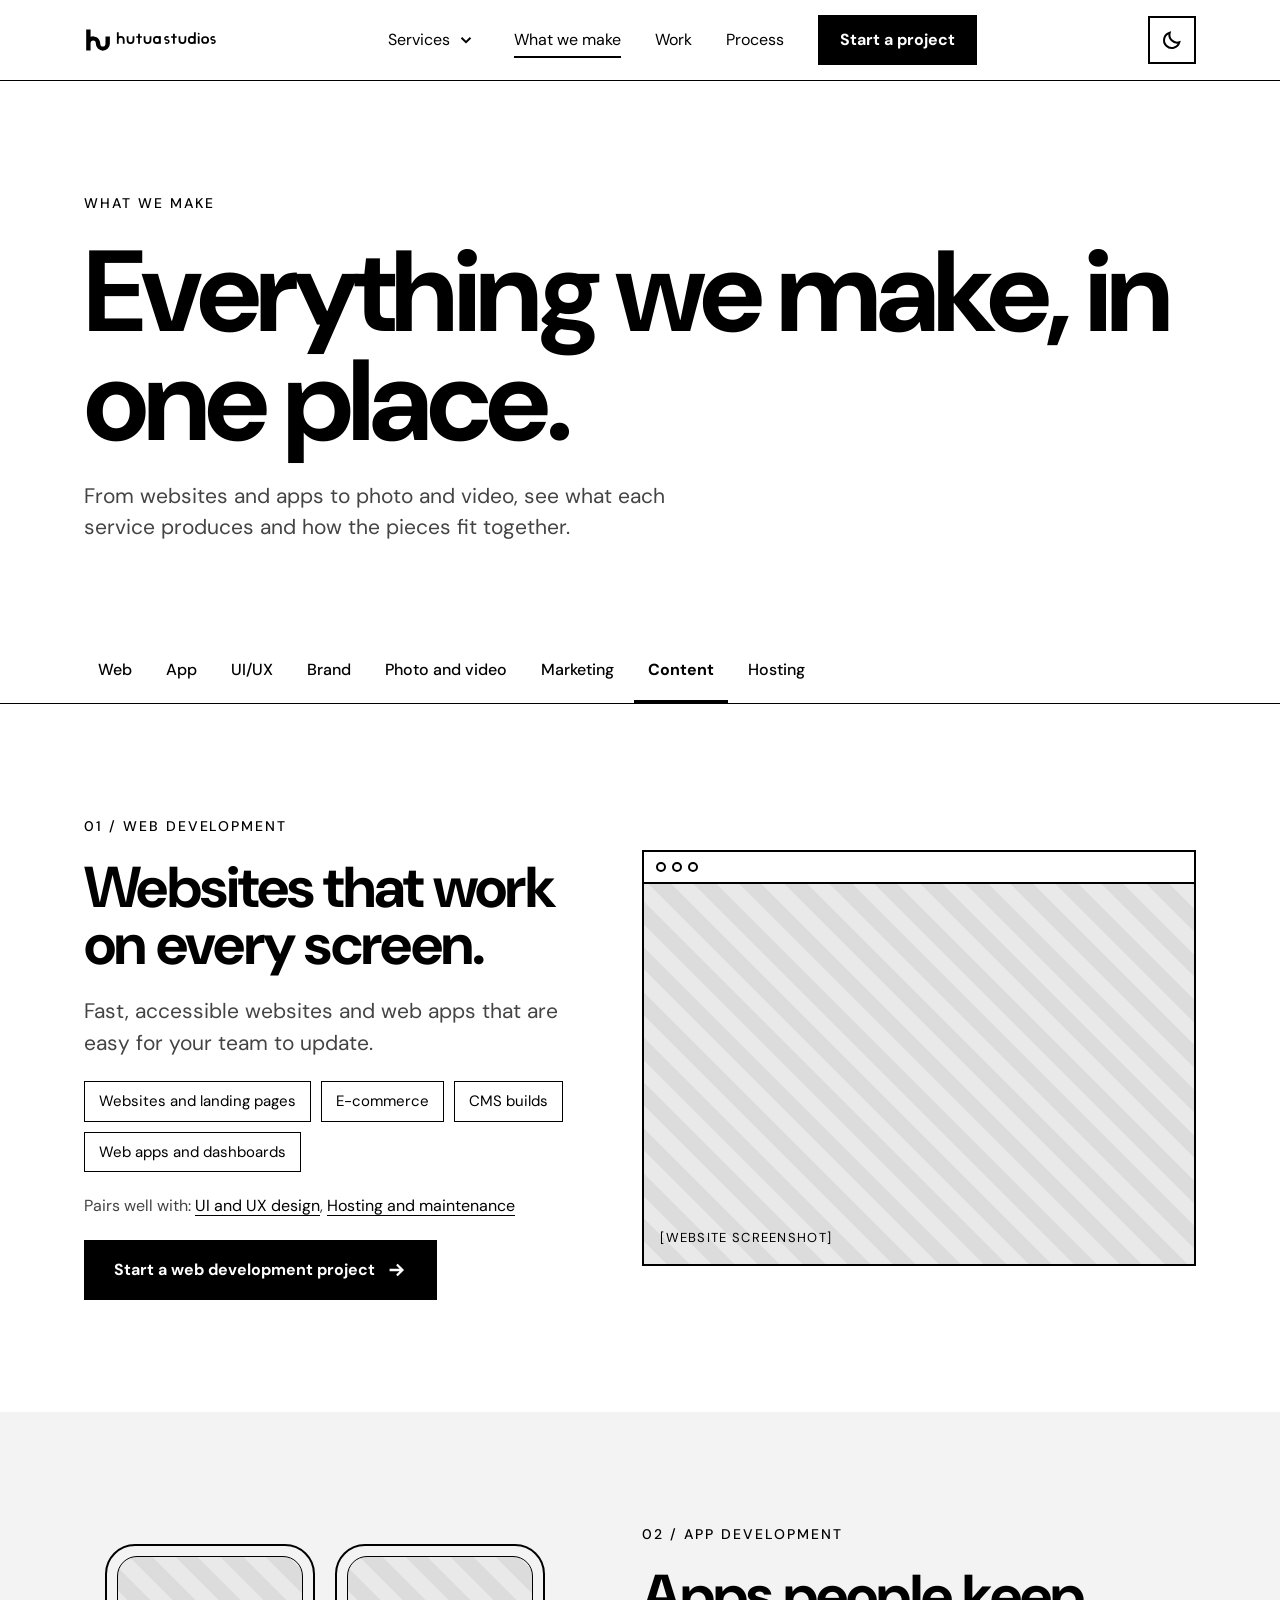
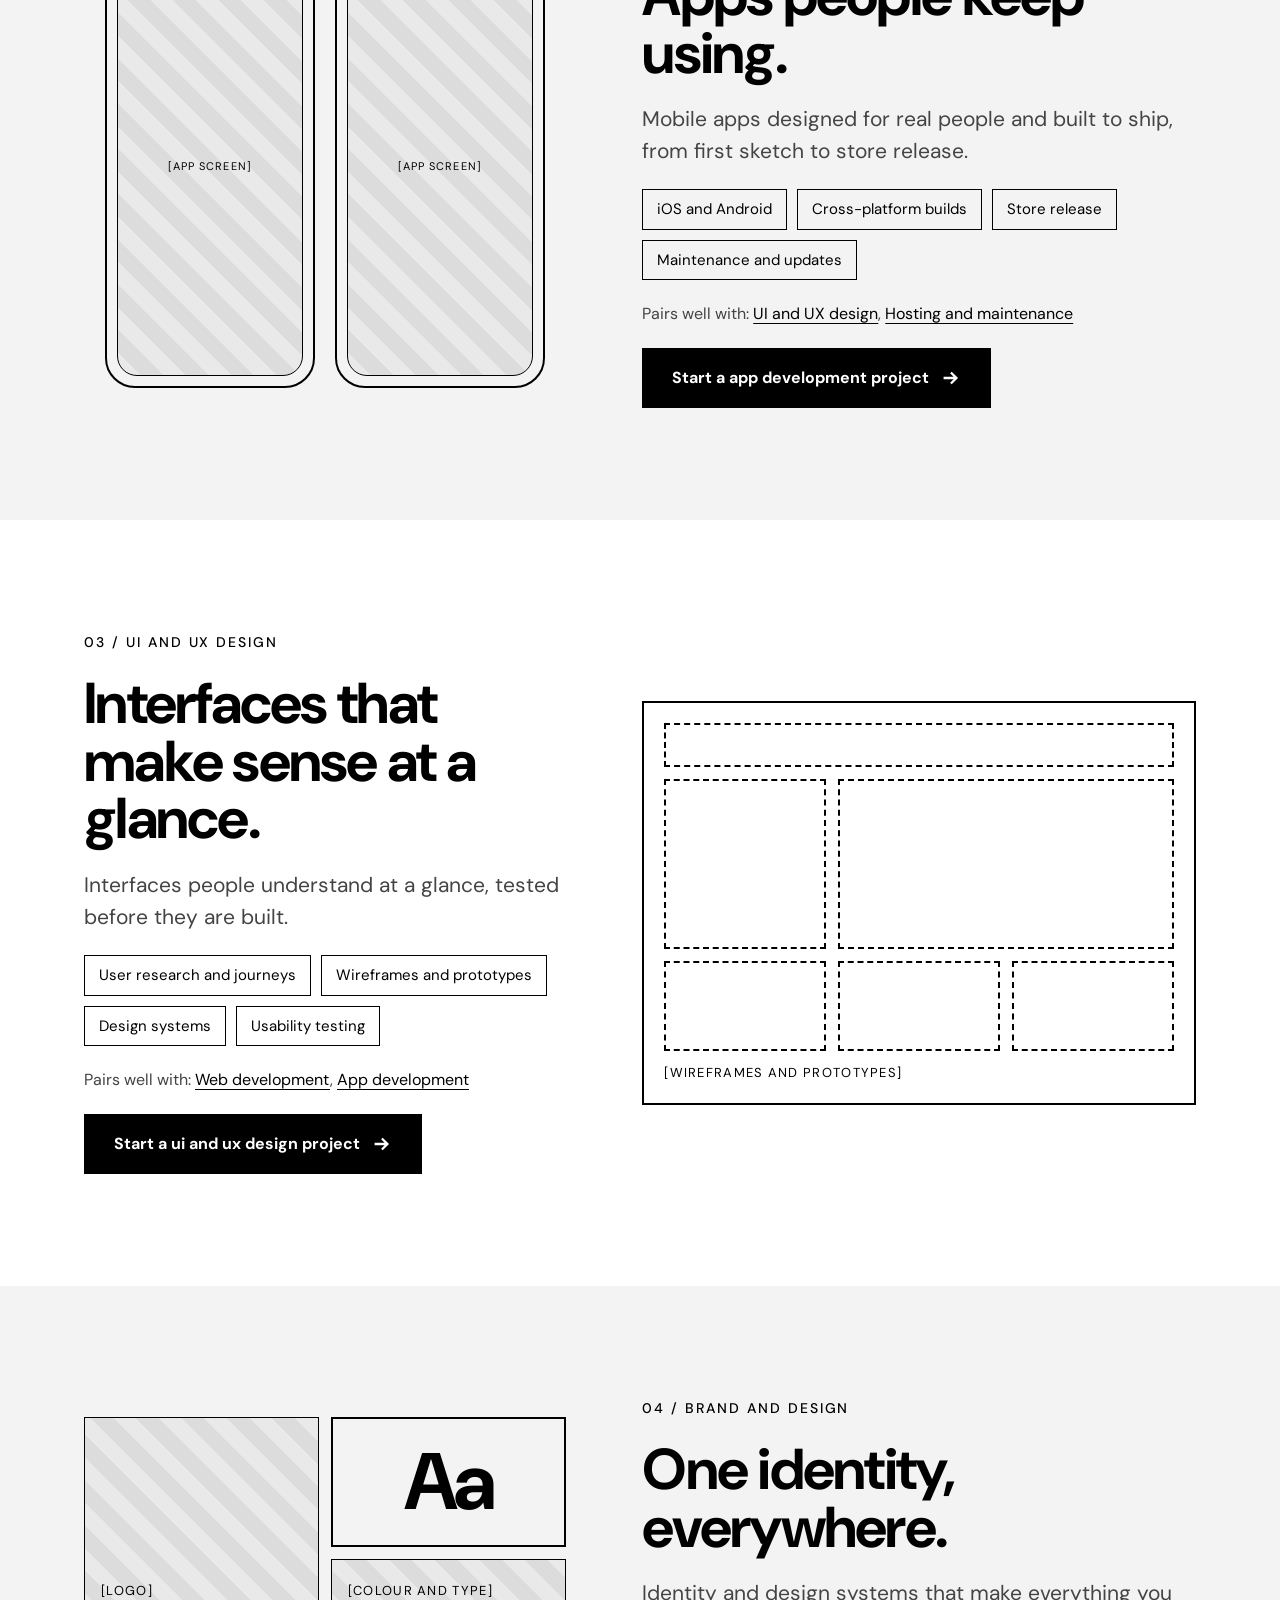
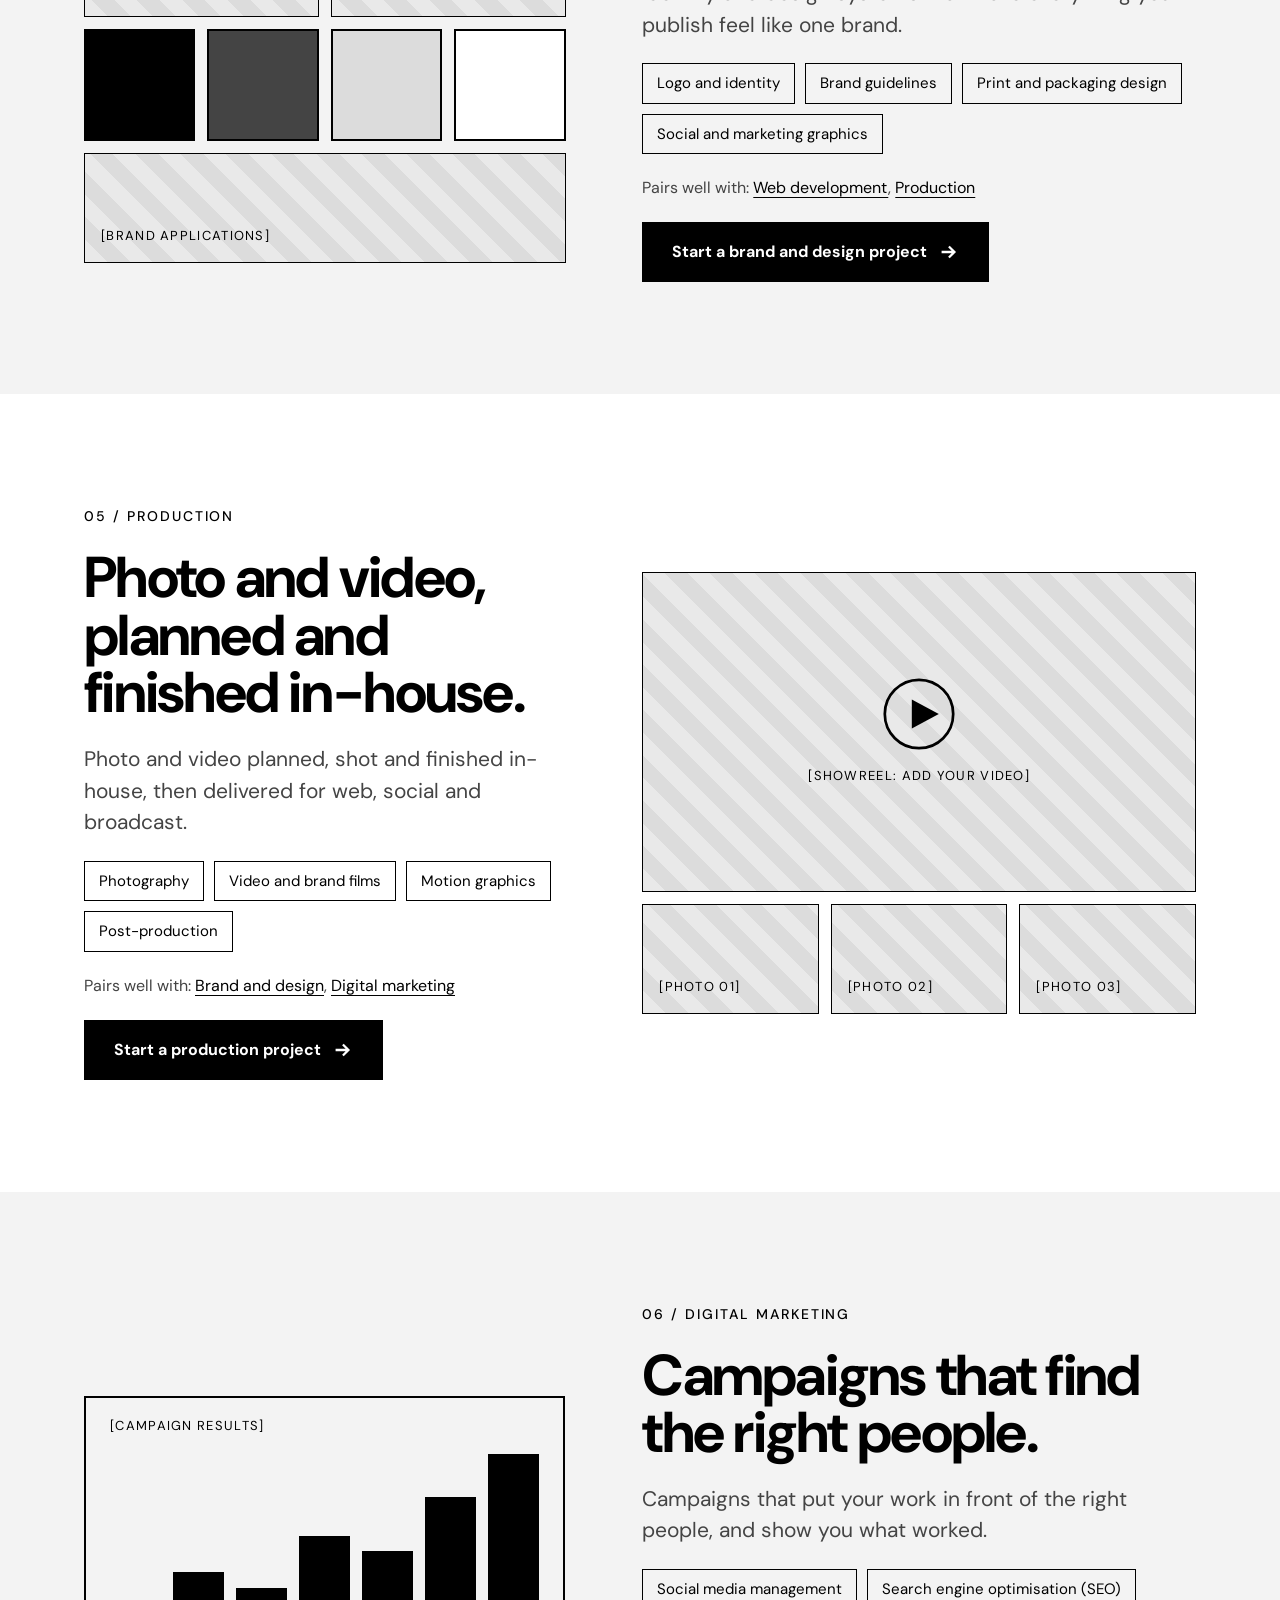
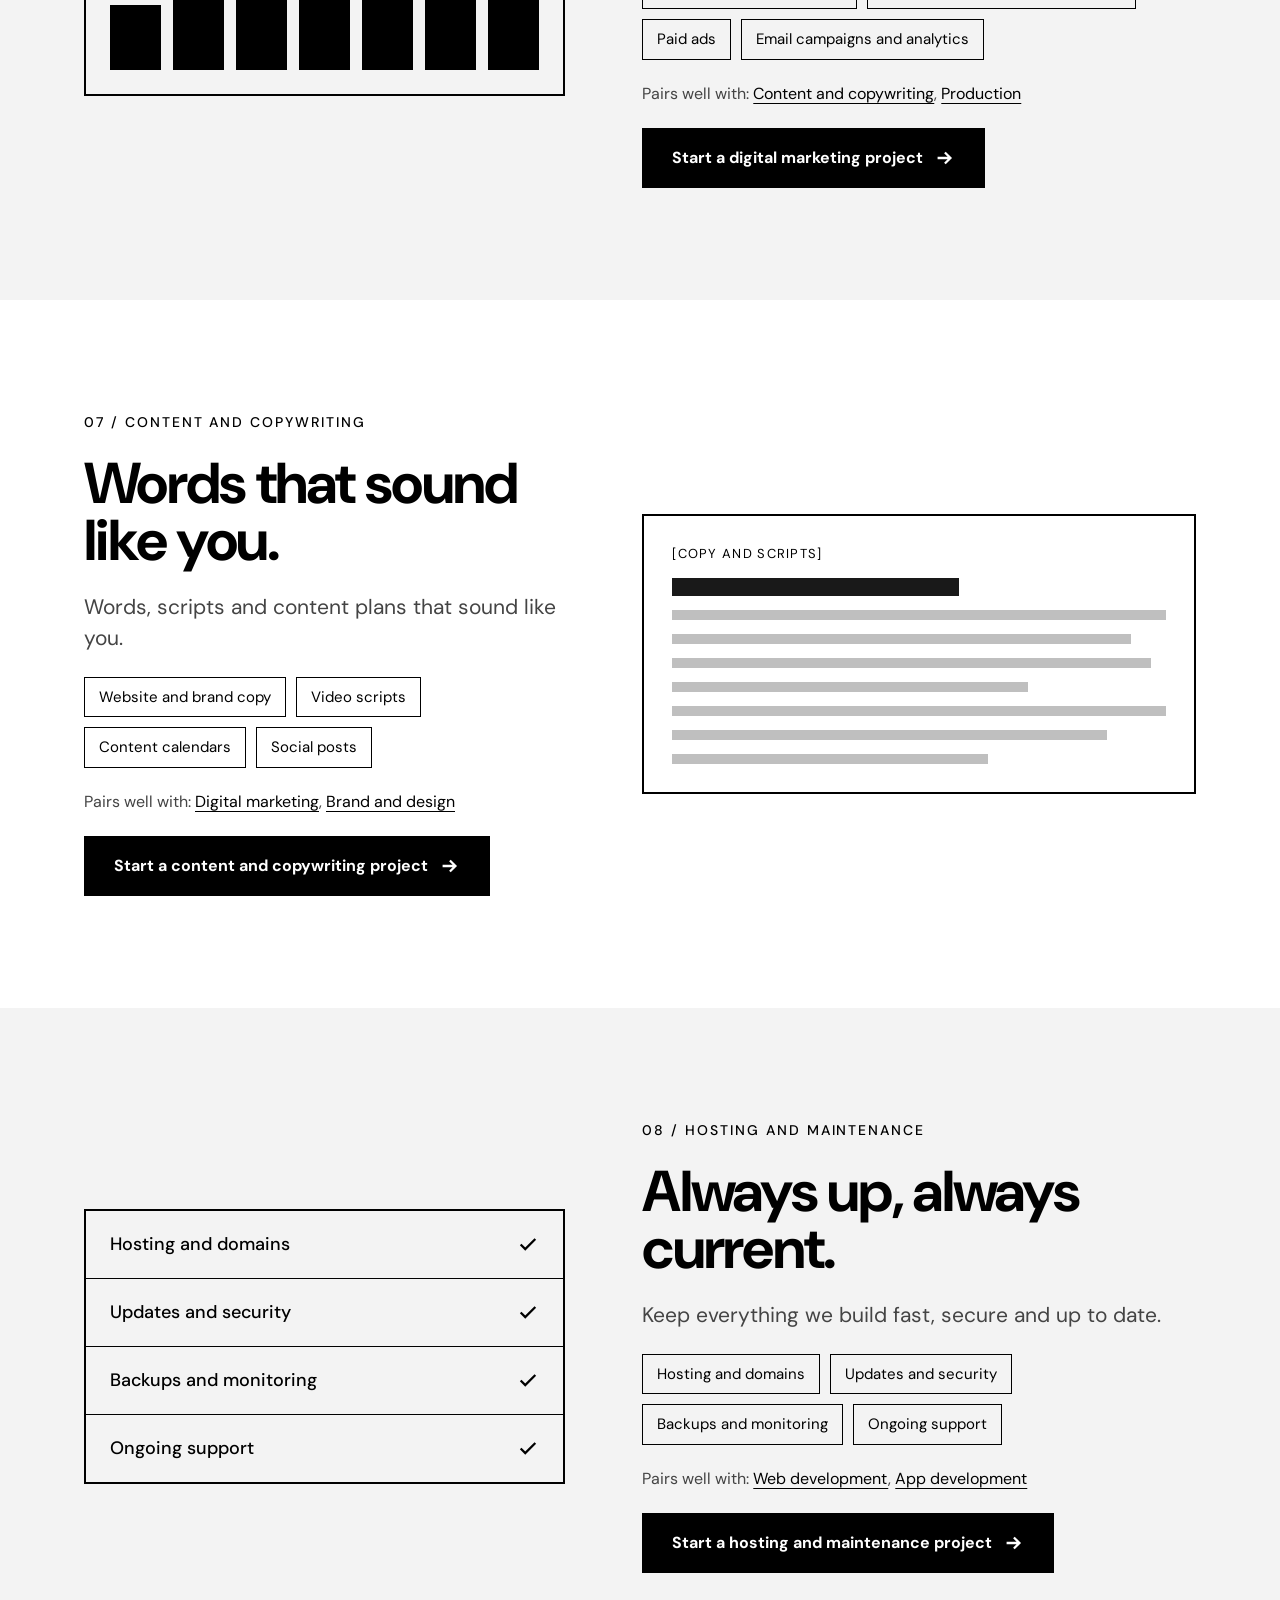
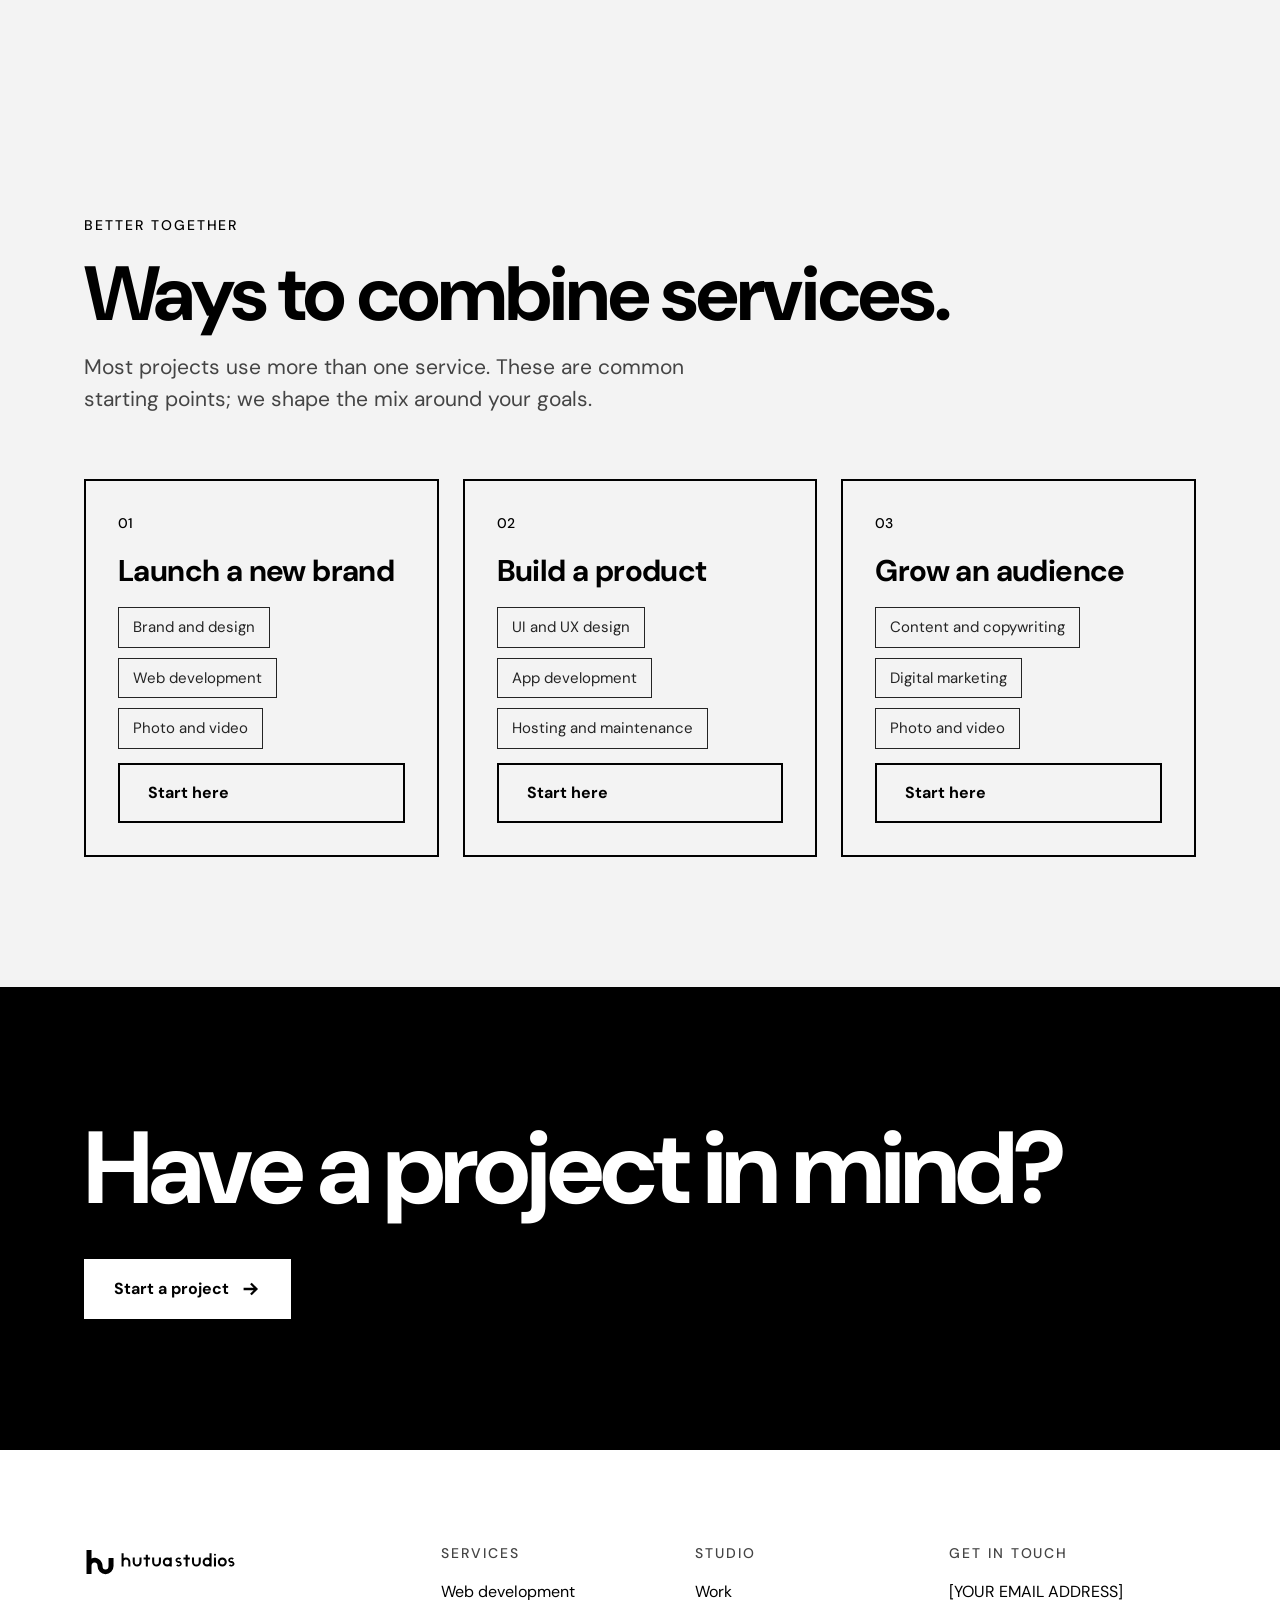
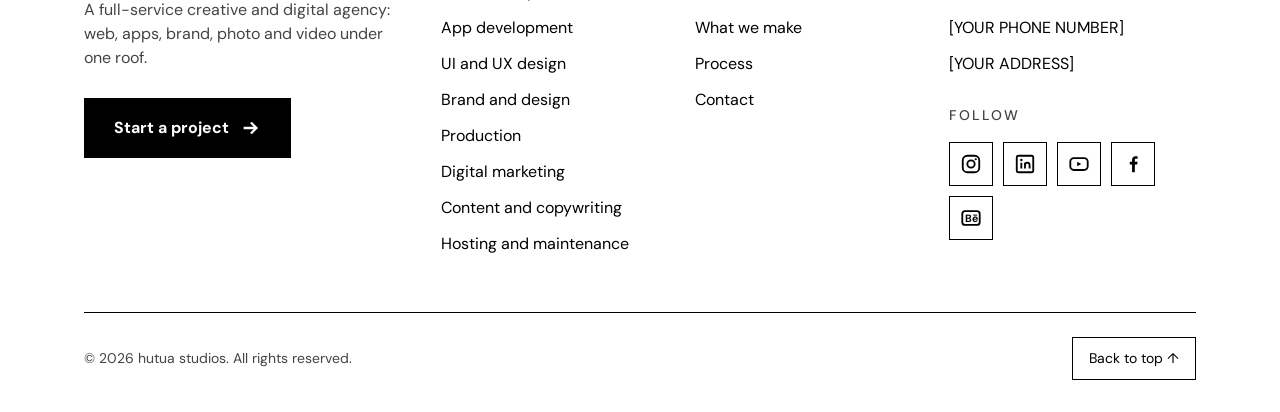
<file: hutua-studios-website/what-we-make.html>
<!doctype html>
<html lang="en">
<head>
<meta charset="utf-8">
<meta name="viewport" content="width=device-width, initial-scale=1">
<script>(function(){var d=document.documentElement;d.className+=' js';var t;try{t=localStorage.getItem('hutua-theme')}catch(e){}if(t!=='light'&&t!=='dark')t=matchMedia('(prefers-color-scheme: light)').matches?'light':'dark';d.setAttribute('data-theme',t)})()</script>
<title>What we make | hutua studios</title>
<meta name="description" content="Everything hutua studios makes: websites, apps, UI and UX, brand design, photo and video, marketing, content and hosting.">

<meta name="theme-color" content="#000000">
<meta name="color-scheme" content="dark light">
<meta property="og:title" content="What we make | hutua studios">
<meta property="og:description" content="Everything hutua studios makes: websites, apps, UI and UX, brand design, photo and video, marketing, content and hosting.">
<meta property="og:type" content="website">
<!-- TODO: replace YOUR-DOMAIN with your real domain -->
<meta property="og:image" content="https://YOUR-DOMAIN/assets/og-image.png">
<meta name="twitter:card" content="summary_large_image">
<link rel="icon" href="assets/favicon.svg" type="image/svg+xml">
<link rel="icon" href="assets/favicon.ico" sizes="48x48">
<link rel="apple-touch-icon" href="assets/apple-touch-icon.png">
<link rel="preconnect" href="https://fonts.googleapis.com">
<link rel="preconnect" href="https://fonts.gstatic.com" crossorigin>
<link rel="stylesheet" href="https://fonts.googleapis.com/css2?family=DM+Sans:wght@400;500;700&display=swap">
<link rel="stylesheet" href="styles.css">
</head>
<body>
<a class="skip" href="#main">Skip to content</a>
<header>
<div class="wrap bar">
<a class="logo" href="index.html" aria-label="hutua studios, home"><img class="art-w" src="assets/logo-white.svg" alt="hutua studios" width="134" height="28"><img class="art-b" src="assets/logo-black.svg" alt="" width="134" height="28"></a>
<nav id="nav" aria-label="Main"><ul><li class="has-sub"><a href="services.html">Services</a><button class="sub-btn" type="button" aria-expanded="false" aria-controls="sub-services" aria-label="Show services menu"><svg viewBox="0 0 24 24" width="18" height="18" aria-hidden="true"><path d="M6 9l6 6 6-6" fill="none" stroke="currentColor" stroke-width="2.5"/></svg></button><div class="sub" id="sub-services"><div class="sub-in"><a href="services.html#web"><strong>Web development</strong><span>Websites, e-commerce, CMS and web apps.</span></a><a href="services.html#app"><strong>App development</strong><span>iOS, Android and cross-platform apps.</span></a><a href="services.html#uiux"><strong>UI and UX design</strong><span>Research, wireframes and prototypes.</span></a><a href="services.html#brand"><strong>Brand and design</strong><span>Identity, print and packaging.</span></a><a href="what-we-make.html#production"><strong>Production</strong><span>Photography, video and motion.</span></a><a href="services.html#marketing"><strong>Digital marketing</strong><span>Social, search and campaigns.</span></a><a href="services.html#content"><strong>Content and copywriting</strong><span>Copy, scripts and content plans.</span></a><a href="services.html#support"><strong>Hosting and maintenance</strong><span>Hosting, updates and support.</span></a><a href="services.html"><strong>All services</strong><span>See everything we do</span></a></div></div></li><li><a href="what-we-make.html" aria-current="page">What we make</a></li><li><a href="work.html">Work</a></li><li><a href="process.html">Process</a></li><li><a class="btn p" href="contact.html">Start a project</a></li></ul></nav>
<div class="acts"><button class="theme" type="button" aria-label="Switch to light mode"><svg class="i-sun" viewBox="0 0 24 24" aria-hidden="true"><circle cx="12" cy="12" r="4.5" fill="none" stroke="currentColor" stroke-width="2.2"/><path d="M12 2v3M12 19v3M2 12h3M19 12h3M4.9 4.9l2.1 2.1M17 17l2.1 2.1M4.9 19.1L7 17M17 7l2.1-2.1" stroke="currentColor" stroke-width="2.2" fill="none"/></svg><svg class="i-moon" viewBox="0 0 24 24" aria-hidden="true"><path d="M20 14.5A8.5 8.5 0 0 1 9.5 4 8.5 8.5 0 1 0 20 14.5Z" fill="none" stroke="currentColor" stroke-width="2.2"/></svg></button>
<button class="menu" type="button" aria-expanded="false" aria-controls="nav" aria-label="Menu"><span></span><span></span><span></span></button></div>
</div>
<div class="progress" aria-hidden="true"></div>
</header>
<main id="main">
<section class="pagehead"><div class="wrap"><div class="eyebrow">What we make</div><h1>Everything we make, in one place.</h1><p class="lead">From websites and apps to photo and video, see what each service produces and how the pieces fit together.</p></div></section><nav class="subnav" aria-label="Services on this page"><div class="subnav-in"><a href="#web">Web</a><a href="#app">App</a><a href="#uiux">UI/UX</a><a href="#brand">Brand</a><a href="#production">Photo and video</a><a href="#marketing">Marketing</a><a href="#content">Content</a><a href="#support">Hosting</a></div></nav><section id="web" data-sec><div class="wrap"><div class="pgrid"><div class="ptext rv"><div class="eyebrow">01 / Web development</div><h2>Websites that work on every screen.</h2><p class="lead">Fast, accessible websites and web apps that are easy for your team to update.</p><ul class="tl-list"><li>Websites and landing pages</li><li>E-commerce</li><li>CMS builds</li><li>Web apps and dashboards</li></ul><p class="pairs">Pairs well with: <a href="#uiux">UI and UX design</a>, <a href="#support">Hosting and maintenance</a></p><div class="cta"><a class="btn p" href="contact.html?service=Website">Start a web development project <svg viewBox="0 0 24 24" width="22" height="22" aria-hidden="true"><path d="M5 12h14M13 6l6 6-6 6" fill="none" stroke="currentColor" stroke-width="2.5"/></svg></a></div></div><div class="pvis rv"><!-- TODO: swap this placeholder for your own images or video --><div class="frame"><div class="frame-bar"><i></i><i></i><i></i></div><div class="ph">[Website screenshot]</div></div></div></div></div></section><section id="app" data-sec class="alt"><div class="wrap"><div class="pgrid rev"><div class="ptext rv"><div class="eyebrow">02 / App development</div><h2>Apps people keep using.</h2><p class="lead">Mobile apps designed for real people and built to ship, from first sketch to store release.</p><ul class="tl-list"><li>iOS and Android</li><li>Cross-platform builds</li><li>Store release</li><li>Maintenance and updates</li></ul><p class="pairs">Pairs well with: <a href="#uiux">UI and UX design</a>, <a href="#support">Hosting and maintenance</a></p><div class="cta"><a class="btn p" href="contact.html?service=App">Start a app development project <svg viewBox="0 0 24 24" width="22" height="22" aria-hidden="true"><path d="M5 12h14M13 6l6 6-6 6" fill="none" stroke="currentColor" stroke-width="2.5"/></svg></a></div></div><div class="pvis rv"><!-- TODO: swap this placeholder for your own images or video --><div class="phones"><div class="phone"><div class="ph">[App screen]</div></div><div class="phone"><div class="ph">[App screen]</div></div></div></div></div></div></section><section id="uiux" data-sec><div class="wrap"><div class="pgrid"><div class="ptext rv"><div class="eyebrow">03 / UI and UX design</div><h2>Interfaces that make sense at a glance.</h2><p class="lead">Interfaces people understand at a glance, tested before they are built.</p><ul class="tl-list"><li>User research and journeys</li><li>Wireframes and prototypes</li><li>Design systems</li><li>Usability testing</li></ul><p class="pairs">Pairs well with: <a href="#web">Web development</a>, <a href="#app">App development</a></p><div class="cta"><a class="btn p" href="contact.html?service=UI/UX%20design">Start a ui and ux design project <svg viewBox="0 0 24 24" width="22" height="22" aria-hidden="true"><path d="M5 12h14M13 6l6 6-6 6" fill="none" stroke="currentColor" stroke-width="2.5"/></svg></a></div></div><div class="pvis rv"><!-- TODO: swap this placeholder for your own images or video --><div class="wire" role="img" aria-label="Wireframe example"><i class="s6" style="min-height:44px"></i><i class="s2" style="min-height:170px"></i><i class="s4" style="min-height:170px"></i><i class="s2" style="min-height:90px"></i><i class="s2" style="min-height:90px"></i><i class="s2" style="min-height:90px"></i><span class="wl">[Wireframes and prototypes]</span></div></div></div></div></section><section id="brand" data-sec class="alt"><div class="wrap"><div class="pgrid rev"><div class="ptext rv"><div class="eyebrow">04 / Brand and design</div><h2>One identity, everywhere.</h2><p class="lead">Identity and design systems that make everything you publish feel like one brand.</p><ul class="tl-list"><li>Logo and identity</li><li>Brand guidelines</li><li>Print and packaging design</li><li>Social and marketing graphics</li></ul><p class="pairs">Pairs well with: <a href="#web">Web development</a>, <a href="#production">Production</a></p><div class="cta"><a class="btn p" href="contact.html?service=Brand%20and%20design">Start a brand and design project <svg viewBox="0 0 24 24" width="22" height="22" aria-hidden="true"><path d="M5 12h14M13 6l6 6-6 6" fill="none" stroke="currentColor" stroke-width="2.5"/></svg></a></div></div><div class="pvis rv"><!-- TODO: swap this placeholder for your own images or video --><div class="bboard"><div class="ph b-logo">[Logo]</div><div class="b-aa" aria-hidden="true">Aa</div><div class="ph b-note">[Colour and type]</div><i class="sw" style="background:var(--fg)"></i><i class="sw" style="background:var(--mute)"></i><i class="sw" style="background:var(--s2)"></i><i class="sw" style="background:var(--bg)"></i><div class="ph b-wide">[Brand applications]</div></div></div></div></div></section><section id="production" data-sec><div class="wrap"><div class="pgrid"><div class="ptext rv"><div class="eyebrow">05 / Production</div><h2>Photo and video, planned and finished in-house.</h2><p class="lead">Photo and video planned, shot and finished in-house, then delivered for web, social and broadcast.</p><ul class="tl-list"><li>Photography</li><li>Video and brand films</li><li>Motion graphics</li><li>Post-production</li></ul><p class="pairs">Pairs well with: <a href="#brand">Brand and design</a>, <a href="#marketing">Digital marketing</a></p><div class="cta"><a class="btn p" href="contact.html?service=Video">Start a production project <svg viewBox="0 0 24 24" width="22" height="22" aria-hidden="true"><path d="M5 12h14M13 6l6 6-6 6" fill="none" stroke="currentColor" stroke-width="2.5"/></svg></a></div></div><div class="pvis rv"><!-- TODO: swap this placeholder for your own images or video --><div class="ph reel"><svg viewBox="0 0 80 80" width="72" height="72" aria-hidden="true"><circle cx="40" cy="40" r="38" fill="none" stroke="currentColor" stroke-width="3"/><path d="M32 24 62 40 32 56Z" fill="currentColor"/></svg><span>[Showreel: add your video]</span></div><div class="prod3"><div class="ph">[Photo 01]</div><div class="ph">[Photo 02]</div><div class="ph">[Photo 03]</div></div></div></div></div></section><section id="marketing" data-sec class="alt"><div class="wrap"><div class="pgrid rev"><div class="ptext rv"><div class="eyebrow">06 / Digital marketing</div><h2>Campaigns that find the right people.</h2><p class="lead">Campaigns that put your work in front of the right people, and show you what worked.</p><ul class="tl-list"><li>Social media management</li><li>Search engine optimisation (SEO)</li><li>Paid ads</li><li>Email campaigns and analytics</li></ul><p class="pairs">Pairs well with: <a href="#content">Content and copywriting</a>, <a href="#production">Production</a></p><div class="cta"><a class="btn p" href="contact.html?service=Digital%20marketing">Start a digital marketing project <svg viewBox="0 0 24 24" width="22" height="22" aria-hidden="true"><path d="M5 12h14M13 6l6 6-6 6" fill="none" stroke="currentColor" stroke-width="2.5"/></svg></a></div></div><div class="pvis rv"><!-- TODO: swap this placeholder for your own images or video --><div class="bars" role="img" aria-label="Chart placeholder"><i style="height:30%"></i><i style="height:45%"></i><i style="height:38%"></i><i style="height:62%"></i><i style="height:55%"></i><i style="height:80%"></i><i style="height:100%"></i><span class="wl">[Campaign results]</span></div></div></div></div></section><section id="content" data-sec><div class="wrap"><div class="pgrid"><div class="ptext rv"><div class="eyebrow">07 / Content and copywriting</div><h2>Words that sound like you.</h2><p class="lead">Words, scripts and content plans that sound like you.</p><ul class="tl-list"><li>Website and brand copy</li><li>Video scripts</li><li>Content calendars</li><li>Social posts</li></ul><p class="pairs">Pairs well with: <a href="#marketing">Digital marketing</a>, <a href="#brand">Brand and design</a></p><div class="cta"><a class="btn p" href="contact.html?service=Content%20and%20copywriting">Start a content and copywriting project <svg viewBox="0 0 24 24" width="22" height="22" aria-hidden="true"><path d="M5 12h14M13 6l6 6-6 6" fill="none" stroke="currentColor" stroke-width="2.5"/></svg></a></div></div><div class="pvis rv"><!-- TODO: swap this placeholder for your own images or video --><div class="doc"><span class="wl">[Copy and scripts]</span><i class="line" style="width:58%;height:18px"></i><i class="line" style="width:100%"></i><i class="line" style="width:93%"></i><i class="line" style="width:97%"></i><i class="line" style="width:72%"></i><i class="line" style="width:100%"></i><i class="line" style="width:88%"></i><i class="line" style="width:64%"></i></div></div></div></div></section><section id="support" data-sec class="alt"><div class="wrap"><div class="pgrid rev"><div class="ptext rv"><div class="eyebrow">08 / Hosting and maintenance</div><h2>Always up, always current.</h2><p class="lead">Keep everything we build fast, secure and up to date.</p><ul class="tl-list"><li>Hosting and domains</li><li>Updates and security</li><li>Backups and monitoring</li><li>Ongoing support</li></ul><p class="pairs">Pairs well with: <a href="#web">Web development</a>, <a href="#app">App development</a></p><div class="cta"><a class="btn p" href="contact.html?service=Hosting%20and%20maintenance">Start a hosting and maintenance project <svg viewBox="0 0 24 24" width="22" height="22" aria-hidden="true"><path d="M5 12h14M13 6l6 6-6 6" fill="none" stroke="currentColor" stroke-width="2.5"/></svg></a></div></div><div class="pvis rv"><!-- TODO: swap this placeholder for your own images or video --><div class="status"><div class="srow"><span>Hosting and domains</span><svg viewBox="0 0 24 24" width="22" height="22" aria-hidden="true"><path d="M4 12.5l5 5L20 6.5" fill="none" stroke="currentColor" stroke-width="2.5"/></svg></div><div class="srow"><span>Updates and security</span><svg viewBox="0 0 24 24" width="22" height="22" aria-hidden="true"><path d="M4 12.5l5 5L20 6.5" fill="none" stroke="currentColor" stroke-width="2.5"/></svg></div><div class="srow"><span>Backups and monitoring</span><svg viewBox="0 0 24 24" width="22" height="22" aria-hidden="true"><path d="M4 12.5l5 5L20 6.5" fill="none" stroke="currentColor" stroke-width="2.5"/></svg></div><div class="srow"><span>Ongoing support</span><svg viewBox="0 0 24 24" width="22" height="22" aria-hidden="true"><path d="M4 12.5l5 5L20 6.5" fill="none" stroke="currentColor" stroke-width="2.5"/></svg></div></div></div></div></div></section><section class="alt"><div class="wrap"><div class="head rv"><div class="eyebrow">Better together</div><h2>Ways to combine services.</h2><p class="lead">Most projects use more than one service. These are common starting points; we shape the mix around your goals.</p></div><div class="grid"><div class="card sm rv"><div class="n">01</div><h3>Launch a new brand</h3><ul class="tl-list"><li>Brand and design</li><li>Web development</li><li>Photo and video</li></ul><a class="btn" href="contact.html?service=Brand%20and%20design">Start here</a></div><div class="card sm rv"><div class="n">02</div><h3>Build a product</h3><ul class="tl-list"><li>UI and UX design</li><li>App development</li><li>Hosting and maintenance</li></ul><a class="btn" href="contact.html?service=App">Start here</a></div><div class="card sm rv"><div class="n">03</div><h3>Grow an audience</h3><ul class="tl-list"><li>Content and copywriting</li><li>Digital marketing</li><li>Photo and video</li></ul><a class="btn" href="contact.html?service=Digital%20marketing">Start here</a></div></div></div></section><section class="inv band"><div class="wrap"><h2 class="rv">Have a project in mind?</h2><a class="btn p" href="contact.html">Start a project <svg viewBox="0 0 24 24" width="22" height="22" aria-hidden="true"><path d="M5 12h14M13 6l6 6-6 6" fill="none" stroke="currentColor" stroke-width="2.5"/></svg></a></div></section>
</main>
<footer>
<div class="wrap">
<div class="foot">
<div class="about"><a class="foot-logo" href="index.html" aria-label="hutua studios, home"><img class="art-w" src="assets/logo-white.svg" alt="hutua studios" width="153" height="32"><img class="art-b" src="assets/logo-black.svg" alt="" width="153" height="32"></a>
<p>A full-service creative and digital agency: web, apps, brand, photo and video under one roof.</p>
<a class="btn p" href="contact.html">Start a project <svg viewBox="0 0 24 24" width="22" height="22" aria-hidden="true"><path d="M5 12h14M13 6l6 6-6 6" fill="none" stroke="currentColor" stroke-width="2.5"/></svg></a></div>
<div><h2>Services</h2><ul><li><a href="services.html#web">Web development</a></li><li><a href="services.html#app">App development</a></li><li><a href="services.html#uiux">UI and UX design</a></li><li><a href="services.html#brand">Brand and design</a></li><li><a href="what-we-make.html#production">Production</a></li><li><a href="services.html#marketing">Digital marketing</a></li><li><a href="services.html#content">Content and copywriting</a></li><li><a href="services.html#support">Hosting and maintenance</a></li></ul></div>
<div><h2>Studio</h2><ul><li><a href="work.html">Work</a></li><li><a href="what-we-make.html">What we make</a></li><li><a href="process.html">Process</a></li><li><a href="contact.html">Contact</a></li></ul></div>
<!-- TODO: add your real email, phone, address and social links -->
<div><h2>Get in touch</h2><ul><li><a data-contact-link="email" href="#!"><span data-contact="email">[YOUR EMAIL ADDRESS]</span></a></li><li><a data-contact-link="phone" href="#!"><span data-contact="phone">[YOUR PHONE NUMBER]</span></a></li><li><a data-contact-link="address" href="#!"><span data-contact="address">[YOUR ADDRESS]</span></a></li></ul>
<h2 style="margin-top:32px">Follow</h2><ul class="social"><li><a class="soc" href="#" aria-label="Instagram" target="_blank" rel="noopener"><svg viewBox="0 0 24 24" width="22" height="22" aria-hidden="true"><rect x="3" y="3" width="18" height="18" rx="5" fill="none" stroke="currentColor" stroke-width="2"/><circle cx="12" cy="12" r="4" fill="none" stroke="currentColor" stroke-width="2"/><circle cx="17.2" cy="6.8" r="1.2" fill="currentColor"/></svg></a></li><li><a class="soc" href="#" aria-label="LinkedIn" target="_blank" rel="noopener"><svg viewBox="0 0 24 24" width="22" height="22" aria-hidden="true"><rect x="3" y="3" width="18" height="18" rx="2" fill="none" stroke="currentColor" stroke-width="2"/><path d="M8 10.5V17M12 17v-6.5M12 13.2c0-1.7 1.2-2.7 2.6-2.7S17 11.5 17 13.2V17" fill="none" stroke="currentColor" stroke-width="2"/><circle cx="8" cy="7.6" r="1.3" fill="currentColor"/></svg></a></li><li><a class="soc" href="#" aria-label="YouTube" target="_blank" rel="noopener"><svg viewBox="0 0 24 24" width="22" height="22" aria-hidden="true"><rect x="2.5" y="5.5" width="19" height="13" rx="4" fill="none" stroke="currentColor" stroke-width="2"/><path d="M10 9.5v5l4.5-2.5z" fill="currentColor"/></svg></a></li><li><a class="soc" href="#" aria-label="Facebook" target="_blank" rel="noopener"><svg viewBox="0 0 24 24" width="22" height="22" aria-hidden="true"><path d="M14 21v-8.5h2.6l.4-3H14V7.7c0-.9.3-1.4 1.5-1.4H17V3.6c-.3 0-1.2-.1-2.3-.1-2.3 0-3.7 1.4-3.7 3.9v2.1H8.5v3H11V21z" fill="currentColor"/></svg></a></li><li><a class="soc" href="#" aria-label="Behance" target="_blank" rel="noopener"><svg viewBox="0 0 24 24" width="22" height="22" aria-hidden="true"><text x="12" y="16.2" text-anchor="middle" font-family="DM Sans,Arial,sans-serif" font-weight="700" font-size="11.5" fill="currentColor">Bē</text><rect x="2.5" y="4.5" width="19" height="15" rx="3" fill="none" stroke="currentColor" stroke-width="2"/></svg></a></li></ul></div>
</div>
<div class="foot-bottom"><span>&copy; <span id="yr">2026</span> hutua studios. All rights reserved.</span><button class="totop" type="button" id="totop">Back to top &uarr;</button></div>
</div>
</footer>
<script src="main.js"></script>
</body>
</html>
</file>
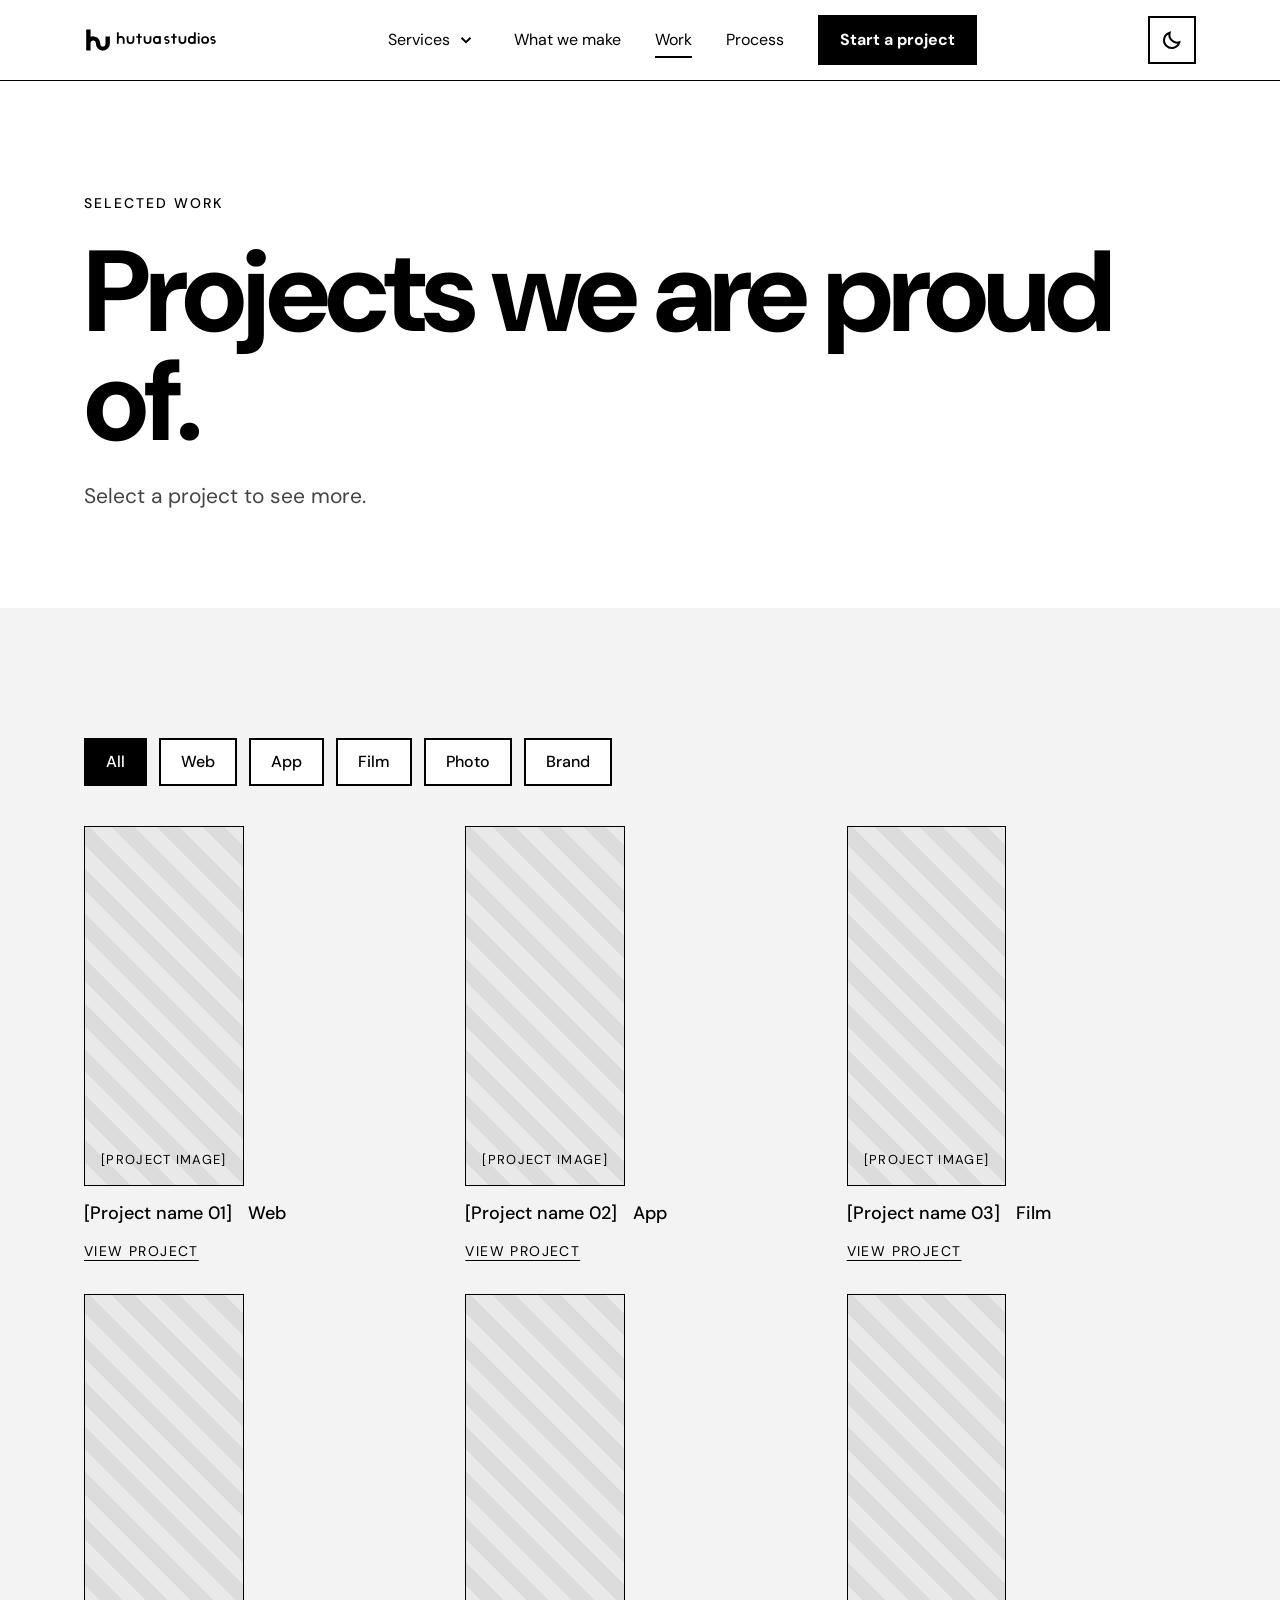
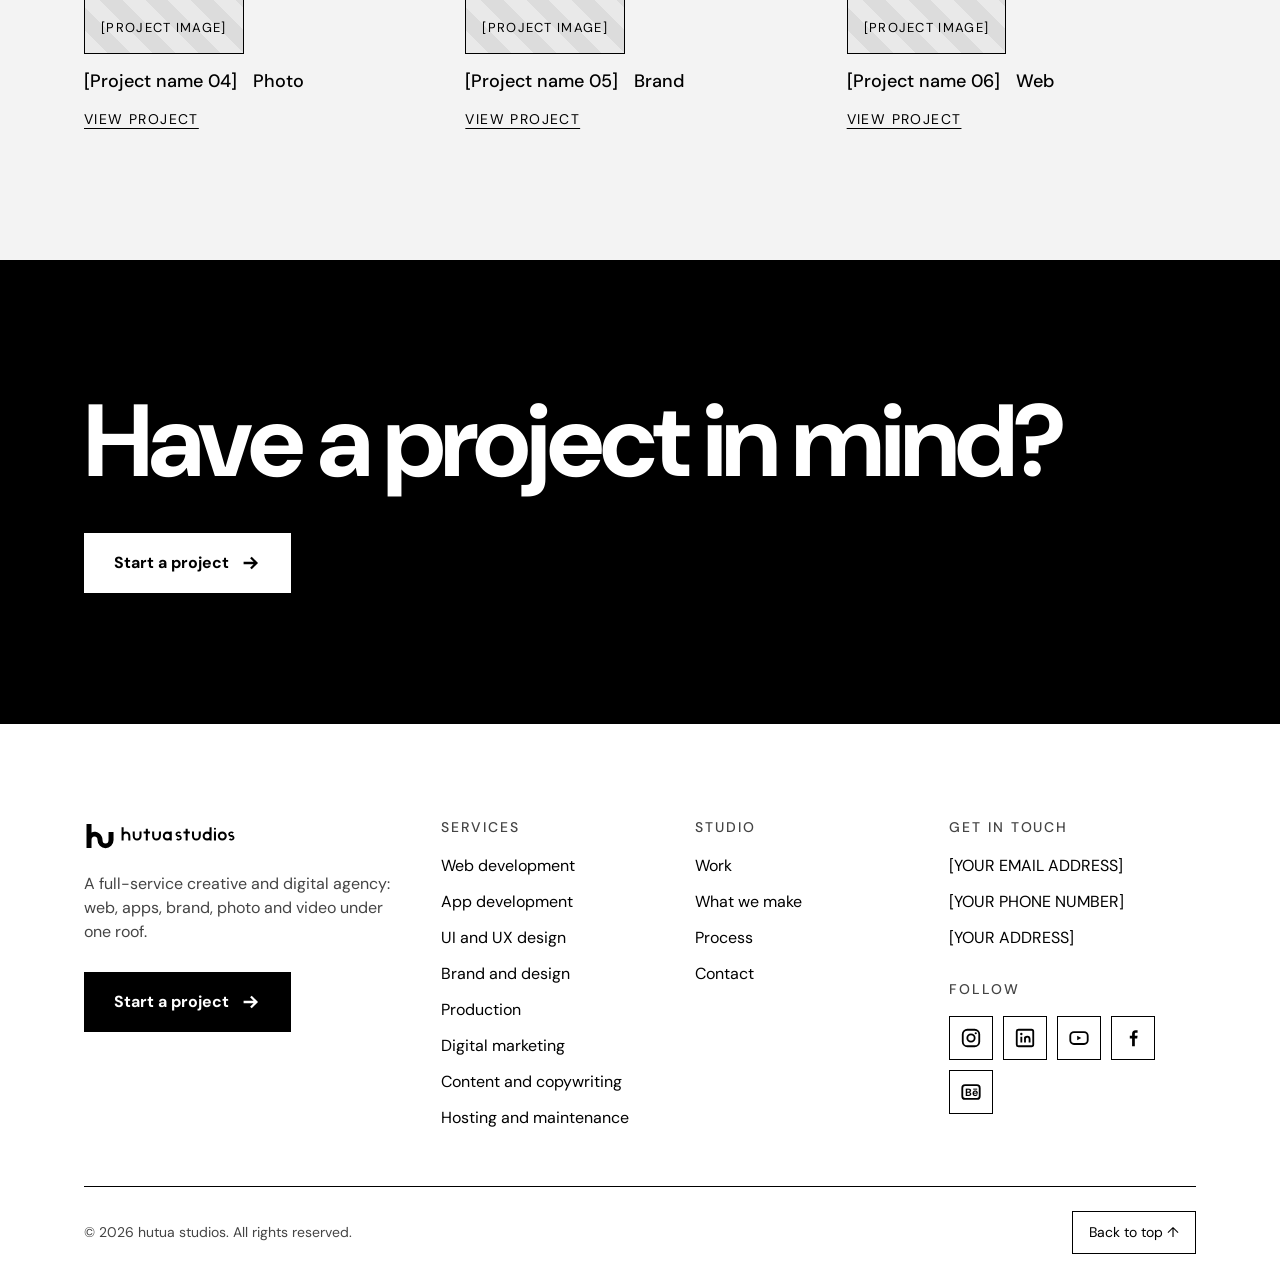
<file: hutua-studios-website/work.html>
<!doctype html>
<html lang="en">
<head>
<meta charset="utf-8">
<meta name="viewport" content="width=device-width, initial-scale=1">
<script>(function(){var d=document.documentElement;d.className+=' js';var t;try{t=localStorage.getItem('hutua-theme')}catch(e){}if(t!=='light'&&t!=='dark')t=matchMedia('(prefers-color-scheme: light)').matches?'light':'dark';d.setAttribute('data-theme',t)})()</script>
<title>Work | hutua studios</title>
<meta name="description" content="Selected web, app, brand, photo and film projects from hutua studios.">

<meta name="theme-color" content="#000000">
<meta name="color-scheme" content="dark light">
<meta property="og:title" content="Work | hutua studios">
<meta property="og:description" content="Selected web, app, brand, photo and film projects from hutua studios.">
<meta property="og:type" content="website">
<!-- TODO: replace YOUR-DOMAIN with your real domain -->
<meta property="og:image" content="https://YOUR-DOMAIN/assets/og-image.png">
<meta name="twitter:card" content="summary_large_image">
<link rel="icon" href="assets/favicon.svg" type="image/svg+xml">
<link rel="icon" href="assets/favicon.ico" sizes="48x48">
<link rel="apple-touch-icon" href="assets/apple-touch-icon.png">
<link rel="preconnect" href="https://fonts.googleapis.com">
<link rel="preconnect" href="https://fonts.gstatic.com" crossorigin>
<link rel="stylesheet" href="https://fonts.googleapis.com/css2?family=DM+Sans:wght@400;500;700&display=swap">
<link rel="stylesheet" href="styles.css">
</head>
<body>
<a class="skip" href="#main">Skip to content</a>
<header>
<div class="wrap bar">
<a class="logo" href="index.html" aria-label="hutua studios, home"><img class="art-w" src="assets/logo-white.svg" alt="hutua studios" width="134" height="28"><img class="art-b" src="assets/logo-black.svg" alt="" width="134" height="28"></a>
<nav id="nav" aria-label="Main"><ul><li class="has-sub"><a href="services.html">Services</a><button class="sub-btn" type="button" aria-expanded="false" aria-controls="sub-services" aria-label="Show services menu"><svg viewBox="0 0 24 24" width="18" height="18" aria-hidden="true"><path d="M6 9l6 6 6-6" fill="none" stroke="currentColor" stroke-width="2.5"/></svg></button><div class="sub" id="sub-services"><div class="sub-in"><a href="services.html#web"><strong>Web development</strong><span>Websites, e-commerce, CMS and web apps.</span></a><a href="services.html#app"><strong>App development</strong><span>iOS, Android and cross-platform apps.</span></a><a href="services.html#uiux"><strong>UI and UX design</strong><span>Research, wireframes and prototypes.</span></a><a href="services.html#brand"><strong>Brand and design</strong><span>Identity, print and packaging.</span></a><a href="what-we-make.html#production"><strong>Production</strong><span>Photography, video and motion.</span></a><a href="services.html#marketing"><strong>Digital marketing</strong><span>Social, search and campaigns.</span></a><a href="services.html#content"><strong>Content and copywriting</strong><span>Copy, scripts and content plans.</span></a><a href="services.html#support"><strong>Hosting and maintenance</strong><span>Hosting, updates and support.</span></a><a href="services.html"><strong>All services</strong><span>See everything we do</span></a></div></div></li><li><a href="what-we-make.html">What we make</a></li><li><a href="work.html" aria-current="page">Work</a></li><li><a href="process.html">Process</a></li><li><a class="btn p" href="contact.html">Start a project</a></li></ul></nav>
<div class="acts"><button class="theme" type="button" aria-label="Switch to light mode"><svg class="i-sun" viewBox="0 0 24 24" aria-hidden="true"><circle cx="12" cy="12" r="4.5" fill="none" stroke="currentColor" stroke-width="2.2"/><path d="M12 2v3M12 19v3M2 12h3M19 12h3M4.9 4.9l2.1 2.1M17 17l2.1 2.1M4.9 19.1L7 17M17 7l2.1-2.1" stroke="currentColor" stroke-width="2.2" fill="none"/></svg><svg class="i-moon" viewBox="0 0 24 24" aria-hidden="true"><path d="M20 14.5A8.5 8.5 0 0 1 9.5 4 8.5 8.5 0 1 0 20 14.5Z" fill="none" stroke="currentColor" stroke-width="2.2"/></svg></button>
<button class="menu" type="button" aria-expanded="false" aria-controls="nav" aria-label="Menu"><span></span><span></span><span></span></button></div>
</div>
<div class="progress" aria-hidden="true"></div>
</header>
<main id="main">
<section class="pagehead"><div class="wrap"><div class="eyebrow">Selected work</div><h1>Projects we are proud of.</h1><p class="lead">Select a project to see more.</p></div></section><section class="alt"><div class="wrap"><div class="chips" role="group" aria-label="Filter projects"><button class="chip" type="button" data-f="all" aria-pressed="true">All</button><button class="chip" type="button" data-f="Web" aria-pressed="false">Web</button><button class="chip" type="button" data-f="App" aria-pressed="false">App</button><button class="chip" type="button" data-f="Film" aria-pressed="false">Film</button><button class="chip" type="button" data-f="Photo" aria-pressed="false">Photo</button><button class="chip" type="button" data-f="Brand" aria-pressed="false">Brand</button></div><div class="work" data-projects></div></div></section><section class="inv band"><div class="wrap"><h2 class="rv">Have a project in mind?</h2><a class="btn p" href="contact.html">Start a project <svg viewBox="0 0 24 24" width="22" height="22" aria-hidden="true"><path d="M5 12h14M13 6l6 6-6 6" fill="none" stroke="currentColor" stroke-width="2.5"/></svg></a></div></section>
</main>
<footer>
<div class="wrap">
<div class="foot">
<div class="about"><a class="foot-logo" href="index.html" aria-label="hutua studios, home"><img class="art-w" src="assets/logo-white.svg" alt="hutua studios" width="153" height="32"><img class="art-b" src="assets/logo-black.svg" alt="" width="153" height="32"></a>
<p>A full-service creative and digital agency: web, apps, brand, photo and video under one roof.</p>
<a class="btn p" href="contact.html">Start a project <svg viewBox="0 0 24 24" width="22" height="22" aria-hidden="true"><path d="M5 12h14M13 6l6 6-6 6" fill="none" stroke="currentColor" stroke-width="2.5"/></svg></a></div>
<div><h2>Services</h2><ul><li><a href="services.html#web">Web development</a></li><li><a href="services.html#app">App development</a></li><li><a href="services.html#uiux">UI and UX design</a></li><li><a href="services.html#brand">Brand and design</a></li><li><a href="what-we-make.html#production">Production</a></li><li><a href="services.html#marketing">Digital marketing</a></li><li><a href="services.html#content">Content and copywriting</a></li><li><a href="services.html#support">Hosting and maintenance</a></li></ul></div>
<div><h2>Studio</h2><ul><li><a href="work.html">Work</a></li><li><a href="what-we-make.html">What we make</a></li><li><a href="process.html">Process</a></li><li><a href="contact.html">Contact</a></li></ul></div>
<!-- TODO: add your real email, phone, address and social links -->
<div><h2>Get in touch</h2><ul><li><a data-contact-link="email" href="#!"><span data-contact="email">[YOUR EMAIL ADDRESS]</span></a></li><li><a data-contact-link="phone" href="#!"><span data-contact="phone">[YOUR PHONE NUMBER]</span></a></li><li><a data-contact-link="address" href="#!"><span data-contact="address">[YOUR ADDRESS]</span></a></li></ul>
<h2 style="margin-top:32px">Follow</h2><ul class="social"><li><a class="soc" href="#" aria-label="Instagram" target="_blank" rel="noopener"><svg viewBox="0 0 24 24" width="22" height="22" aria-hidden="true"><rect x="3" y="3" width="18" height="18" rx="5" fill="none" stroke="currentColor" stroke-width="2"/><circle cx="12" cy="12" r="4" fill="none" stroke="currentColor" stroke-width="2"/><circle cx="17.2" cy="6.8" r="1.2" fill="currentColor"/></svg></a></li><li><a class="soc" href="#" aria-label="LinkedIn" target="_blank" rel="noopener"><svg viewBox="0 0 24 24" width="22" height="22" aria-hidden="true"><rect x="3" y="3" width="18" height="18" rx="2" fill="none" stroke="currentColor" stroke-width="2"/><path d="M8 10.5V17M12 17v-6.5M12 13.2c0-1.7 1.2-2.7 2.6-2.7S17 11.5 17 13.2V17" fill="none" stroke="currentColor" stroke-width="2"/><circle cx="8" cy="7.6" r="1.3" fill="currentColor"/></svg></a></li><li><a class="soc" href="#" aria-label="YouTube" target="_blank" rel="noopener"><svg viewBox="0 0 24 24" width="22" height="22" aria-hidden="true"><rect x="2.5" y="5.5" width="19" height="13" rx="4" fill="none" stroke="currentColor" stroke-width="2"/><path d="M10 9.5v5l4.5-2.5z" fill="currentColor"/></svg></a></li><li><a class="soc" href="#" aria-label="Facebook" target="_blank" rel="noopener"><svg viewBox="0 0 24 24" width="22" height="22" aria-hidden="true"><path d="M14 21v-8.5h2.6l.4-3H14V7.7c0-.9.3-1.4 1.5-1.4H17V3.6c-.3 0-1.2-.1-2.3-.1-2.3 0-3.7 1.4-3.7 3.9v2.1H8.5v3H11V21z" fill="currentColor"/></svg></a></li><li><a class="soc" href="#" aria-label="Behance" target="_blank" rel="noopener"><svg viewBox="0 0 24 24" width="22" height="22" aria-hidden="true"><text x="12" y="16.2" text-anchor="middle" font-family="DM Sans,Arial,sans-serif" font-weight="700" font-size="11.5" fill="currentColor">Bē</text><rect x="2.5" y="4.5" width="19" height="15" rx="3" fill="none" stroke="currentColor" stroke-width="2"/></svg></a></li></ul></div>
</div>
<div class="foot-bottom"><span>&copy; <span id="yr">2026</span> hutua studios. All rights reserved.</span><button class="totop" type="button" id="totop">Back to top &uarr;</button></div>
</div>
</footer>
<dialog id="pd" aria-labelledby="pd-title">
<div class="pd-wrap"><button class="pd-x" type="button" aria-label="Close project"><svg viewBox="0 0 24 24" width="22" height="22" aria-hidden="true"><path d="M5 5l14 14M19 5L5 19" stroke="currentColor" stroke-width="2.5" fill="none"/></svg></button>
<div class="pd">
<div class="ph" id="pd-media">[Project image or video]</div>
<div class="pd-txt">
<div class="eyebrow" id="pd-cat"></div>
<h2 id="pd-title"></h2>
<p id="pd-desc"></p>
<dl><div><dt>Client</dt><dd id="pd-client"></dd></div><div><dt>Year</dt><dd id="pd-year"></dd></div><div><dt>Services</dt><dd id="pd-svc"></dd></div></dl>
<div class="pd-nav"><button class="btn" type="button" id="pd-prev">Previous</button><button class="btn" type="button" id="pd-next">Next</button></div>
<a class="btn p" id="pd-case" href="project.html">Full case study <svg viewBox="0 0 24 24" width="22" height="22" aria-hidden="true"><path d="M5 12h14M13 6l6 6-6 6" fill="none" stroke="currentColor" stroke-width="2.5"/></svg></a>
</div></div></div>
</dialog>
<script src="projects.js"></script>
<script src="main.js"></script>
</body>
</html>
</file>
<file: hutua-studios-website/styles.css>
:root{color-scheme:dark;--bg:#000;--fg:#fff;--mute:#c8c8c8;--bg2:#0d0d0d;--s1:#151515;--s2:#1f1f1f;--bd:#333;--ibg:#fff;--ifg:#000;--imute:#444;--pad:clamp(24px,5vw,64px);--max:1240px;--font:'DM Sans',system-ui,-apple-system,'Segoe UI',sans-serif}
*,*::before,*::after{box-sizing:border-box}
html{scroll-behavior:smooth;scroll-padding-top:88px}
body{margin:0;font-family:var(--font);background:var(--bg);color:var(--fg);line-height:1.5;-webkit-font-smoothing:antialiased}
h1,h2,h3,p,ul,dl,dd{margin:0}ul{padding:0;list-style:none}
a{color:inherit;text-decoration:none}
button{font:inherit}
:focus-visible{outline:3px solid currentColor;outline-offset:3px}
.skip{position:absolute;left:-999px;top:8px;background:var(--fg);color:var(--bg);padding:10px 16px;z-index:100}.skip:focus{left:8px}
.wrap{max-width:var(--max);margin:0 auto;padding:0 var(--pad)}
section,.pagehead{background:var(--bg);color:var(--fg)}.alt{background:var(--bg2)}.inv{--bg:var(--ibg);--fg:var(--ifg);--mute:var(--imute)}
section{padding:clamp(72px,11vw,130px) 0}
.eyebrow{font-size:14px;letter-spacing:.14em;text-transform:uppercase;font-weight:500}
h1{font-size:clamp(48px,9vw,132px);line-height:.95;letter-spacing:-.04em;font-weight:700}
h2{font-size:clamp(38px,6vw,84px);line-height:1;letter-spacing:-.03em;font-weight:700}
.head{display:flex;flex-direction:column;gap:20px;margin-bottom:clamp(40px,6vw,64px)}
.lead{font-size:clamp(18px,2vw,21px);color:var(--mute);max-width:640px}
.btn{display:inline-flex;align-items:center;gap:10px;padding:16px 28px;font-weight:700;font-size:16px;border:2px solid currentColor;background:none;color:inherit;cursor:pointer;transition:transform .2s,opacity .2s}
.btn:hover{transform:translateY(-2px);opacity:.85}
.btn.p{background:var(--fg);color:var(--bg);border-color:var(--fg)}
.cta{display:flex;gap:16px;flex-wrap:wrap}
.more{margin-top:40px}
/* header */
header{position:sticky;top:0;z-index:50;background:var(--bg);border-bottom:1px solid var(--bd)}
.bar{display:flex;align-items:center;justify-content:space-between;height:80px;gap:24px}
.logo img{display:block;height:28px;width:auto}
nav ul{display:flex;gap:34px;align-items:center}nav a:not(.btn){font-size:16px;position:relative}
nav a:not(.btn)::after{content:"";position:absolute;left:0;bottom:-6px;width:100%;height:2px;background:var(--fg);transform:scaleX(0);transform-origin:left;transition:transform .25s}
nav a:not(.btn):hover::after,nav a[aria-current=page]::after{transform:scaleX(1)}
nav .btn{padding:11px 20px}
.menu{display:none;background:none;border:2px solid var(--fg);color:var(--fg);width:48px;height:48px;cursor:pointer}
.menu span{display:block;width:22px;height:2px;background:var(--fg);margin:5px auto;transition:transform .2s,opacity .2s}
.menu[aria-expanded=true] span:nth-child(1){transform:translateY(7px) rotate(45deg)}
.menu[aria-expanded=true] span:nth-child(2){opacity:0}
.menu[aria-expanded=true] span:nth-child(3){transform:translateY(-7px) rotate(-45deg)}
/* hero + page heads */
.hero{padding:clamp(72px,10vw,120px) 0 clamp(88px,12vw,140px);overflow:hidden}
.hero .wrap{display:flex;align-items:center;justify-content:space-between;gap:48px}
.hero-copy{display:flex;flex-direction:column;gap:32px;max-width:820px}
.hero-mark{flex:none;width:clamp(240px,30vw,420px)}
.pagehead{padding:clamp(64px,9vw,112px) 0 clamp(56px,8vw,96px)}
.pagehead .wrap{display:flex;flex-direction:column;gap:24px}
/* cards */
.grid{display:grid;gap:24px;grid-template-columns:repeat(auto-fit,minmax(260px,1fr))}
.card{border:2px solid var(--fg);padding:32px;min-height:300px;display:flex;flex-direction:column;gap:14px;transition:background .25s,color .25s}
.card:hover{background:var(--fg);color:var(--bg)}
.card .n{font-size:14px;font-weight:500}.card h3{font-size:30px;letter-spacing:-.02em;margin-top:auto}
.card li{font-size:16px;padding:6px 0;border-top:1px solid currentColor;opacity:.85}
.ph{display:flex;align-items:flex-end;padding:16px;font-size:13px;letter-spacing:.1em;text-transform:uppercase}
.ph{background:repeating-linear-gradient(45deg,var(--s1),var(--s1) 16px,var(--s2) 16px,var(--s2) 32px);border:1px solid var(--bd)}
.reel{min-height:clamp(260px,42vw,520px);align-items:center;justify-content:center;flex-direction:column;gap:16px;margin-bottom:24px}
.prod{display:grid;gap:24px;grid-template-columns:repeat(auto-fit,minmax(280px,1fr))}
.tags{display:flex;flex-wrap:wrap;gap:12px;margin-top:32px}.tags li{border:1px solid currentColor;padding:8px 16px;font-size:15px}
/* services detail */
.svc{display:grid;gap:32px 64px;grid-template-columns:minmax(0,1fr) minmax(0,1.2fr);padding:clamp(40px,6vw,72px) 0;border-top:2px solid var(--fg)}
.svc:first-of-type{border-top:0;padding-top:0}
.svc h2{font-size:clamp(34px,4.5vw,60px)}.svc .n{font-size:14px;font-weight:500;margin-bottom:16px}
.svc p{font-size:19px;color:var(--mute);margin-bottom:24px}
.svc ul li{padding:12px 0;border-top:1px solid var(--fg);font-size:18px}
/* work */
.chips{display:flex;flex-wrap:wrap;gap:12px;margin-bottom:40px}
.chip{border:2px solid var(--fg);background:var(--bg);color:var(--fg);padding:10px 20px;cursor:pointer;font-weight:500}
.chip[aria-pressed=true]{background:var(--fg);color:var(--bg)}
.work{display:grid;gap:32px;grid-template-columns:repeat(auto-fit,minmax(min(100%,340px),1fr))}
.wcard{display:flex;flex-direction:column;gap:14px;background:none;border:0;padding:0;color:inherit;text-align:left;cursor:pointer}
.wcard[hidden]{display:none}
.wcard .ph{min-height:360px;transition:transform .3s}.wcard:hover .ph{transform:scale(.985)}
.meta{display:flex;justify-content:space-between;font-size:18px;font-weight:500;gap:16px}
.wcard .view{font-size:14px;letter-spacing:.1em;text-transform:uppercase;text-decoration:underline;text-underline-offset:4px}
/* popup */
dialog{border:0;padding:0;width:min(1000px,94vw);max-height:92vh;background:var(--bg);color:var(--fg);border:2px solid var(--fg);overflow:auto}
dialog::backdrop{background:rgba(0,0,0,.78)}
dialog[open]{animation:pop .25s ease}
@keyframes pop{from{opacity:0;transform:translateY(16px) scale(.98)}to{opacity:1;transform:none}}
.pd{display:grid;grid-template-columns:1.1fr 1fr;min-height:480px}
.pd .ph{min-height:100%}
.pd-txt{padding:clamp(24px,4vw,48px);display:flex;flex-direction:column;gap:20px}
.pd-txt h2{font-size:clamp(30px,4vw,48px)}.pd-txt p{font-size:18px;color:var(--mute)}
.pd dl{display:grid;gap:12px;font-size:16px}.pd dl div{display:flex;justify-content:space-between;gap:16px;border-top:1px solid var(--fg);padding-top:12px}
.pd dt{font-weight:700}
.pd-nav{display:flex;gap:12px;margin-top:auto;flex-wrap:wrap}.pd-nav .btn{padding:12px 20px}
.pd-x{position:absolute;top:12px;right:12px;width:48px;height:48px;background:var(--fg);color:var(--bg);border:0;cursor:pointer;z-index:2;display:grid;place-items:center}
.pd-wrap{position:relative}
/* process */
.steps{display:grid;gap:40px;grid-template-columns:repeat(auto-fit,minmax(220px,1fr))}
.step{border-top:2px solid var(--fg);padding-top:20px}.step h3{font-size:28px;margin:8px 0 10px}.step p{color:var(--mute);font-size:17px}
/* cta band + contact */
.band{text-align:left}.band h2{font-size:clamp(44px,8vw,112px);letter-spacing:-.04em;margin-bottom:40px}
form{display:grid;gap:20px;grid-template-columns:1fr 1fr;max-width:900px}
.f{display:flex;flex-direction:column;gap:8px}.f.w{grid-column:1/-1}
label{font-size:14px;font-weight:700;letter-spacing:.06em;text-transform:uppercase}
input,select,textarea{font:400 18px var(--font);padding:14px 16px;border:2px solid var(--fg);background:var(--bg);color:var(--fg);border-radius:0;width:100%}
textarea{min-height:140px;resize:vertical}
.status{grid-column:1/-1;min-height:24px;font-size:16px}
.info{display:flex;gap:48px;flex-wrap:wrap;margin-top:56px;font-size:18px}.info div{display:flex;flex-direction:column;gap:6px}
/* footer */
.rv-on .rv{opacity:0;transform:translateY(24px);transition:opacity .7s,transform .7s}.rv-on .rv.in{opacity:1;transform:none}
@media (max-width:860px){
 .menu{display:block}
 nav{position:absolute;left:0;right:0;top:80px;background:var(--bg);border-bottom:1px solid var(--bd);display:none}
 nav.open{display:block}
 nav ul{flex-direction:column;align-items:flex-start;gap:0;padding:8px var(--pad) 24px}
 nav li{width:100%;border-bottom:1px solid var(--bd)}nav a:not(.btn){display:block;padding:18px 0;font-size:20px}nav a:not(.btn)::after{display:none}
 nav li:last-child{border:0;padding-top:20px}
 .hero-mark{display:none}form{grid-template-columns:1fr}
 .svc{grid-template-columns:1fr}.pd{grid-template-columns:1fr}.pd .ph{min-height:220px}
}
@media (prefers-reduced-motion:reduce){html{scroll-behavior:auto}*{transition:none!important;animation:none!important}.rv-on .rv{opacity:1;transform:none}}

/* v2 additions */
.ph img,.ph video{width:100%;height:100%;object-fit:cover;display:block}
.ph.has-media{padding:0;background:#000;border:0}
.wcard .ph.has-media{min-height:360px;overflow:hidden}
.marquee{background:var(--bg);color:var(--fg);overflow:hidden;white-space:nowrap}
.track{display:inline-flex;animation:slide 32s linear infinite}
.marquee:hover .track{animation-play-state:paused}
.track span{font-size:clamp(28px,4vw,52px);font-weight:700;letter-spacing:-.02em;padding:18px 28px;display:inline-flex;align-items:center;gap:56px}
.track span::after{content:"";width:14px;height:14px;background:var(--fg);border-radius:50%}
@keyframes slide{to{transform:translateX(-50%)}}
.case-media{min-height:clamp(280px,50vw,600px);margin-bottom:56px}
.case-grid{display:grid;gap:48px 64px;grid-template-columns:minmax(0,1fr) minmax(0,2fr)}
.case-grid dl{display:grid;gap:12px;font-size:16px;align-content:start}
.case-grid dl div{display:flex;justify-content:space-between;gap:16px;border-top:1px solid var(--fg);padding-top:12px}.case-grid dt{font-weight:700}
.case-body{display:flex;flex-direction:column;gap:40px}.case-body p{font-size:19px;color:var(--mute);margin-top:10px}
.case-next{display:flex;justify-content:space-between;align-items:center;gap:24px;flex-wrap:wrap}
.nf{min-height:60vh;display:flex;align-items:center}
@media (max-width:860px){.case-grid{grid-template-columns:1fr}}

/* v3: themes */
:root[data-theme=light]{color-scheme:light;--bg:#fff;--fg:#000;--mute:#444;--bg2:#f3f3f3;--s1:#e9e9e9;--s2:#dcdcdc;--bd:#000;--ibg:#000;--ifg:#fff;--imute:#c8c8c8}
.acts{display:flex;gap:12px;align-items:center}
.theme{width:48px;height:48px;border:2px solid var(--fg);background:none;color:var(--fg);cursor:pointer;display:grid;place-items:center}
.theme svg{width:22px;height:22px}.theme .i-moon{display:none}
[data-theme=light] .theme .i-sun{display:none}[data-theme=light] .theme .i-moon{display:block}
.art-b{display:none}[data-theme=light] .art-w{display:none}[data-theme=light] .art-b{display:block}
.art-w,.art-b{max-width:100%}
.hero-mark img{display:block;width:100%;height:auto}
.band{border-top:0}
dialog::backdrop{background:rgba(0,0,0,.78)}

a.chip{display:inline-block}
.svc:first-of-type{border-top:2px solid var(--fg);padding-top:clamp(40px,6vw,72px)}

/* v4: navbar */
header{transition:transform .3s ease}header.hide{transform:translateY(-100%)}
.progress{position:absolute;left:0;bottom:-1px;height:2px;width:100%;background:var(--fg);transform:scaleX(0);transform-origin:left;pointer-events:none}
html.menu-open{overflow:hidden}
.sub-btn{background:none;border:0;color:inherit;width:28px;height:28px;display:grid;place-items:center;cursor:pointer;padding:0}
.sub-btn svg{transition:transform .2s}.has-sub.open .sub-btn svg{transform:rotate(180deg)}
.sub{display:none;position:absolute;left:0;right:0;top:100%;background:var(--bg);border-top:1px solid var(--bd);border-bottom:1px solid var(--bd)}
.sub-in{max-width:var(--max);margin:0 auto;padding:24px var(--pad) 32px;display:grid;grid-template-columns:repeat(3,1fr);gap:0 40px}
.sub a:not(.btn){display:flex;flex-direction:column;gap:2px;padding:16px 0;border-top:1px solid var(--bd)}
.sub a:not(.btn)::after{display:none}
.sub a strong{font-size:18px}.sub a span{font-size:14px;color:var(--mute)}
.sub a:hover strong{text-decoration:underline;text-underline-offset:4px}
.has-sub{display:flex;align-items:center;gap:2px}
.has-sub.open .sub{display:block}
@media (min-width:861px){
 .bar nav,.bar nav ul{height:100%}.bar nav li{display:flex;align-items:center;height:100%}
 .has-sub:hover .sub,.has-sub:focus-within .sub{display:block}.has-sub:hover .sub-btn svg{transform:rotate(180deg)}
}
@media (max-width:860px){
 nav{position:fixed;top:80px;left:0;right:0;bottom:0;overflow:auto;border-bottom:0}
 nav a:not(.btn){font-size:clamp(26px,7vw,34px);font-weight:700;letter-spacing:-.02em;padding:16px 0}
 .has-sub{flex-wrap:wrap;justify-content:space-between}.has-sub>a{flex:1}
 .sub-btn{width:48px;height:48px}
 .sub{position:static;flex-basis:100%;border:0}
 .sub-in{display:block;padding:0 0 12px}
 .sub a:not(.btn){font-size:18px;font-weight:500;letter-spacing:0;padding:12px 0}
 nav .btn{width:100%;justify-content:center;font-size:18px;padding:16px 20px}
}
/* v4: contact */
.contact-grid{display:grid;gap:64px;grid-template-columns:minmax(0,1.6fr) minmax(0,1fr);align-items:start}
fieldset.f{border:0;padding:0;margin:0;min-width:0}
legend{font-size:14px;font-weight:700;letter-spacing:.06em;text-transform:uppercase;padding:0;margin-bottom:12px}
.pills{display:flex;flex-wrap:wrap;gap:10px}
.pill{position:relative;display:inline-block;text-transform:none;letter-spacing:0;font-size:16px;font-weight:500}
.pill input{position:absolute;opacity:0;width:100%;height:100%;left:0;top:0;margin:0;cursor:pointer}
.pill span{display:inline-block;border:2px solid var(--fg);padding:10px 18px}
.pill input:checked+span{background:var(--fg);color:var(--bg)}
.pill input:focus-visible+span{outline:3px solid currentColor;outline-offset:3px}
.err{font-size:14px;font-weight:700}.err:empty{display:none}
input[aria-invalid=true],textarea[aria-invalid=true]{border-width:4px}
.hp{position:absolute;left:-9999px;width:1px;height:1px;overflow:hidden}
#sent{border:2px solid var(--fg);padding:clamp(28px,5vw,56px);display:flex;flex-direction:column;gap:24px;align-items:flex-start}
#sent[hidden]{display:none}
.side{border:2px solid var(--fg);padding:32px;display:flex;flex-direction:column;gap:32px;position:sticky;top:104px}
.side dl{display:grid;gap:20px}.side dt{font-size:14px;letter-spacing:.1em;text-transform:uppercase;font-weight:500;color:var(--mute)}.side dd{font-size:18px;margin-top:4px}
.side ol{margin:12px 0 0;padding-left:20px;display:grid;gap:8px;font-size:17px}
@media (max-width:860px){.contact-grid{grid-template-columns:1fr;gap:40px}.side{position:static}}
/* v4: footer */
footer{background:var(--bg);color:var(--fg);border-top:1px solid var(--bd);padding:clamp(56px,8vw,96px) 0 32px}
.foot{display:grid;gap:48px;grid-template-columns:1.5fr 1fr 1fr 1.2fr}
.foot h2{font-size:14px;letter-spacing:.14em;text-transform:uppercase;font-weight:500;color:var(--mute);margin-bottom:20px}
.foot ul{display:flex;flex-direction:column;gap:12px;font-size:16px}
.foot a:not(.btn):hover{text-decoration:underline;text-underline-offset:4px}
.foot .about p{color:var(--mute);margin:20px 0 28px;max-width:340px}
.foot-logo img{height:32px;width:auto}
.foot-bottom{display:flex;justify-content:space-between;align-items:center;gap:16px;flex-wrap:wrap;margin-top:56px;padding-top:24px;border-top:1px solid var(--bd);font-size:14px;color:var(--mute)}
.totop{background:none;border:1px solid var(--bd);color:var(--fg);padding:10px 16px;cursor:pointer}.totop:hover{background:var(--fg);color:var(--bg)}
@media (max-width:860px){.foot{grid-template-columns:1fr 1fr}.foot .about{grid-column:1/-1}}
@media (max-width:520px){.foot{grid-template-columns:1fr}}

/* v5: dark-mode logo fix (the .logo img / .hero-mark img rules were outranking .art-b, so both logos showed in dark mode) */
[data-theme=dark] .art-b{display:none}
.logo{display:flex;align-items:center}
/* v5: social + map */
.social{display:flex;flex-wrap:wrap;gap:10px}.foot ul.social{flex-direction:row;gap:10px}
.soc{width:44px;height:44px;border:1px solid var(--fg);display:grid;place-items:center;transition:background .2s,color .2s}
.soc:hover,.foot .soc:hover{background:var(--fg);color:var(--bg);text-decoration:none}
.btn[hidden]{display:none}
.map{position:relative;height:clamp(300px,45vw,480px);border:2px solid var(--fg);background:repeating-linear-gradient(0deg,transparent 0 39px,var(--s2) 39px 40px),repeating-linear-gradient(90deg,transparent 0 39px,var(--s2) 39px 40px),var(--bg2);overflow:hidden}
.map iframe{position:absolute;inset:0;width:100%;height:100%;border:0;filter:grayscale(1) contrast(1.05)}
[data-theme=dark] .map iframe{filter:grayscale(1) invert(.92) contrast(1.05)}
.map-ph{position:absolute;inset:0;display:grid;place-content:center;justify-items:center;gap:12px;text-align:center;padding:24px}

/* v6: contact page */
.quick{padding:0 0 clamp(56px,8vw,96px)}
.qgrid{display:grid;gap:20px;grid-template-columns:repeat(auto-fit,minmax(240px,1fr))}
.qcard{border:2px solid var(--fg);padding:28px;display:flex;flex-direction:column;gap:10px;min-height:210px;transition:background .25s,color .25s}
.qcard:hover{background:var(--fg);color:var(--bg)}
.qic svg{width:32px;height:32px;display:block}
.qval{font-size:clamp(18px,2vw,22px);font-weight:700;word-break:break-word;margin-top:auto}
.qval:hover{text-decoration:underline;text-underline-offset:4px}
.qsub{display:block;font-size:15px;font-weight:400;opacity:.8;margin-top:6px}
.copy{align-self:flex-start;background:none;border:1px solid currentColor;color:inherit;padding:6px 12px;font-size:13px;cursor:pointer}.copy[hidden]{display:none}
.fsteps-nav{display:flex;flex-wrap:wrap;list-style:none;padding:0;margin:0 0 14px}
.fsteps-nav li{display:flex;align-items:center;gap:10px;font-size:14px;font-weight:700;letter-spacing:.06em;text-transform:uppercase;opacity:.5;margin-right:24px}
.fsteps-nav li span{width:32px;height:32px;border:2px solid currentColor;border-radius:50%;display:grid;place-items:center}
.fsteps-nav li[aria-current=step],.fsteps-nav li.done{opacity:1}
.fsteps-nav li[aria-current=step] span,.fsteps-nav li.done span{background:var(--fg);color:var(--bg)}
.fbar{height:4px;background:var(--s2);margin-bottom:36px}.fbar i{display:block;height:100%;background:var(--fg);transform:scaleX(.34);transform-origin:left;transition:transform .35s}
#form{display:block;max-width:none}
.fstep{border:0;padding:0;margin:0;min-width:0}.fstep[hidden]{display:none}
.fstep>legend{font-size:clamp(26px,3vw,36px);font-weight:700;letter-spacing:-.02em;text-transform:none;margin:0 0 8px;padding:0}
.fstep>legend:focus{outline:none}
.hint{color:var(--mute);margin:0 0 22px;font-size:17px}
.fgrid{display:grid;gap:20px;grid-template-columns:1fr 1fr;margin-top:24px}.fgrid .f.w{grid-column:1/-1}
.actions{display:flex;gap:12px;flex-wrap:wrap;margin-top:32px}
.count{font-size:13px;color:var(--mute);align-self:flex-end}
input:focus,textarea:focus,select:focus{outline:3px solid var(--fg);outline-offset:2px}
#sent .tick{display:block}
.faqs{max-width:860px}
details{border-top:2px solid var(--fg)}details:last-child{border-bottom:2px solid var(--fg)}
summary{padding:22px 0;font-size:clamp(18px,2vw,22px);font-weight:700;cursor:pointer;list-style:none;display:flex;justify-content:space-between;gap:16px}
summary::-webkit-details-marker{display:none}summary::after{content:"+";font-size:28px;line-height:1}
details[open] summary::after{content:"\2212"}
details p{padding:0 0 24px;color:var(--mute);font-size:18px;max-width:680px}
@media (max-width:560px){.fgrid{grid-template-columns:1fr}.fsteps-nav li{margin-right:10px}.fsteps-nav li b{display:none}}

/* v7: process page */
.ptabs{display:flex;flex-wrap:wrap;gap:12px;margin-bottom:48px}
.ptab{border:2px solid var(--fg);background:var(--bg);color:var(--fg);padding:14px 24px;font:700 17px var(--font);cursor:pointer}
.ptab[aria-selected=true]{background:var(--fg);color:var(--bg)}
.tabpanel[hidden]{display:none}
.timeline{list-style:none;padding:0;margin:0}
.tl{display:grid;grid-template-columns:clamp(72px,12vw,150px) minmax(0,1fr);gap:24px;border-top:2px solid var(--fg);padding:32px 0 48px}
.tl-n{font-size:clamp(44px,8vw,104px);font-weight:700;letter-spacing:-.05em;line-height:.9}
.tl-live .tl-n{color:var(--mute);transition:color .3s}.tl-live .tl.active .tl-n{color:var(--fg)}
.tl-body{display:grid;gap:20px;max-width:760px;align-content:start}
.tl-body h3{font-size:clamp(28px,4vw,44px);letter-spacing:-.02em}
.tl-body p{font-size:19px;color:var(--mute)}
.tl-body .tl-out{font-size:17px;color:var(--fg)}
.tl-list{display:flex;flex-wrap:wrap;gap:10px}.tl-list li{border:1px solid var(--fg);padding:8px 14px;font-size:15px}
.card.sm{min-height:220px}
@media (max-width:560px){.tl{grid-template-columns:1fr;gap:12px}}

/* v8: production page = every service */
.subnav{position:sticky;top:0;z-index:40;background:var(--bg);border-bottom:1px solid var(--bd)}
.subnav-in{position:relative;max-width:var(--max);margin:0 auto;padding:0 var(--pad);display:flex;gap:6px;overflow-x:auto;scrollbar-width:none}
.subnav-in::-webkit-scrollbar{display:none}
.subnav a{flex:none;padding:18px 14px;font-weight:500;border-bottom:3px solid transparent}
.subnav a:hover{border-bottom-color:var(--bd)}.subnav a[aria-current=true]{border-bottom-color:var(--fg);font-weight:700}
[data-sec]{padding:clamp(64px,9vw,112px) 0}
.pgrid{display:grid;gap:clamp(32px,6vw,80px);grid-template-columns:minmax(0,1fr) minmax(0,1.15fr);align-items:center}
.pgrid.rev .pvis{order:-1}
.ptext{display:flex;flex-direction:column;gap:22px;align-items:flex-start}
.ptext h2{font-size:clamp(32px,4.5vw,60px)}
.pairs{font-size:16px;color:var(--mute)}.pairs a{color:var(--fg);text-decoration:underline;text-underline-offset:4px}
.pvis{min-width:0}
.frame{border:2px solid var(--fg);background:var(--bg)}
.frame-bar{display:flex;gap:6px;padding:10px 12px;border-bottom:2px solid var(--fg)}.frame-bar i{width:10px;height:10px;border-radius:50%;border:2px solid var(--fg)}
.frame .ph{min-height:clamp(240px,30vw,380px);border:0}
.phones{display:flex;gap:20px;justify-content:center}
.phone{width:min(44%,210px);aspect-ratio:9/19;border:2px solid var(--fg);border-radius:30px;padding:10px;display:flex}
.phone .ph{flex:1;border-radius:20px;font-size:11px;align-items:center;justify-content:center;text-align:center;padding:8px}
.wire{border:2px solid var(--fg);padding:20px;display:grid;gap:12px;grid-template-columns:repeat(6,1fr)}
.wire i{border:2px dashed var(--fg);display:block}.s6{grid-column:span 6}.s4{grid-column:span 4}.s2{grid-column:span 2}
.wl{grid-column:1/-1;font-size:13px;letter-spacing:.1em;text-transform:uppercase}
.bboard{display:grid;grid-template-columns:repeat(4,1fr);gap:12px}
.b-logo{grid-column:span 2;grid-row:span 2;min-height:200px}
.b-aa{grid-column:span 2;border:2px solid var(--fg);display:grid;place-items:center;font-size:clamp(48px,7vw,80px);font-weight:700;letter-spacing:-.04em}
.b-note{grid-column:span 2}
.sw{aspect-ratio:1;border:2px solid var(--fg);display:block}
.b-wide{grid-column:1/-1;min-height:110px}
.pvis .reel{min-height:clamp(220px,28vw,320px);margin:0}
.prod3{display:grid;grid-template-columns:repeat(3,1fr);gap:12px;margin-top:12px}.prod3 .ph{min-height:110px}
.bars{position:relative;display:flex;align-items:flex-end;gap:12px;height:300px;border:2px solid var(--fg);padding:56px 24px 24px}
.bars i{flex:1;background:var(--fg);display:block}.bars .wl{position:absolute;top:18px;left:24px}
.doc{border:2px solid var(--fg);padding:28px;display:grid;gap:14px}
.doc .line{display:block;height:10px;background:var(--fg);opacity:.25}.doc .line:nth-of-type(1){opacity:.9}
.status{border:2px solid var(--fg)}
.srow{display:flex;justify-content:space-between;align-items:center;padding:20px 24px;font-size:18px;font-weight:500}.srow+.srow{border-top:1px solid var(--fg)}
@media (max-width:860px){.pgrid{grid-template-columns:1fr}.pgrid.rev .pvis{order:0}}

/* v9: homepage "What we make" bento */
.bento{display:grid;gap:16px;grid-template-columns:repeat(4,1fr);grid-auto-rows:minmax(190px,auto)}
.bt{display:flex;flex-direction:column;border:2px solid var(--fg);overflow:hidden;min-height:190px}
.bt .ph{flex:1;border:0;border-bottom:2px solid var(--fg);align-items:center;justify-content:center;flex-direction:column;gap:12px;text-align:center}
.bt-title{display:flex;justify-content:space-between;align-items:center;gap:12px;padding:14px 18px;font-weight:700;font-size:18px;transition:background .25s,color .25s}
.bt:hover .bt-title,.bt:focus-visible .bt-title{background:var(--fg);color:var(--bg)}
.t-reel{grid-column:span 2;grid-row:span 2}.t-web{grid-column:span 2}
@media (max-width:860px){.bento{grid-template-columns:repeat(2,1fr)}.t-reel{grid-column:span 2;grid-row:span 1;min-height:280px}.t-web{grid-column:span 2}}

/* v10: process timeline rail + journey, homepage work bento */
.timeline{position:relative;padding-left:clamp(28px,4vw,44px)}
.timeline::before{content:"";position:absolute;left:6px;top:0;bottom:0;width:2px;background:var(--s2)}
.timeline::after{content:"";position:absolute;left:6px;top:0;width:2px;height:var(--p,0%);background:var(--fg)}
.tl{scroll-margin-top:110px}
.tl::before{content:"";position:absolute;left:calc(-1 * clamp(28px,4vw,44px) + 1px);top:30px;width:12px;height:12px;border:2px solid var(--fg);background:var(--bg);z-index:1}
.tl.done::before{background:var(--fg)}
.tl-cols{display:grid;grid-template-columns:1fr 1fr;gap:24px}
.tl-cols h4{margin:0 0 10px;font-size:14px;letter-spacing:.1em;text-transform:uppercase}
.tl-cols ul{display:grid;gap:0}.tl-cols li{padding:10px 0;border-top:1px solid var(--fg);font-size:16px}
.tl-body .tl-out{border:2px solid var(--fg);padding:12px 16px;display:inline-block;justify-self:start}
.journey{display:grid;grid-template-columns:repeat(4,1fr);border:2px solid var(--fg);margin:0 0 56px}
.journey:empty{display:none}
.jn{background:none;border:0;border-right:2px solid var(--fg);color:var(--fg);padding:18px 20px;text-align:left;cursor:pointer;display:flex;flex-direction:column;gap:6px;font:inherit}
.jn:last-child{border-right:0}.jn span{font-size:14px;font-weight:500;opacity:.7}.jn b{font-size:clamp(16px,2vw,22px)}
.jn[aria-current=true]{background:var(--fg);color:var(--bg)}
.work-bento{display:grid;gap:16px;grid-template-columns:repeat(4,1fr);grid-auto-rows:minmax(220px,auto);grid-auto-flow:dense}
.work-bento .wcard{border:2px solid var(--fg);gap:0;overflow:hidden;min-width:0}
.work-bento .wcard .ph,.work-bento .wcard .ph.has-media{position:relative;flex:1;min-height:0;border:0;border-bottom:2px solid var(--fg);transition:none}
.work-bento .wcard .ph img{position:absolute;inset:0}
.work-bento .wcard:hover .ph{transform:none}
.work-bento .meta{padding:14px 18px;font-size:18px;font-weight:700;transition:background .25s,color .25s}
.work-bento .view{display:none}
.work-bento .wcard:hover .meta,.work-bento .wcard:focus-visible .meta{background:var(--fg);color:var(--bg)}
.work-bento .wcard:nth-child(1){grid-column:span 2;grid-row:span 2}
.work-bento .wcard:nth-child(2),.work-bento .wcard:nth-child(5),.work-bento .wcard:nth-child(6){grid-column:span 2}
@media (max-width:860px){
 .work-bento{grid-template-columns:repeat(2,1fr)}
 .work-bento .wcard:nth-child(1),.work-bento .wcard:nth-child(2){grid-column:span 2;grid-row:auto}
 .work-bento .wcard:nth-child(5),.work-bento .wcard:nth-child(6){grid-column:auto}
 .journey{grid-template-columns:1fr 1fr}.jn:nth-child(2){border-right:0}.jn:nth-child(-n+2){border-bottom:2px solid var(--fg)}
}
@media (max-width:560px){.tl-cols{grid-template-columns:1fr}}

/* v11: homepage fixes */
.hero{min-height:min(88vh,820px);display:flex;align-items:center}
.hero .wrap{width:100%}
.marquee{border-block:0}
.slist{list-style:none;padding:0;margin:0;border-bottom:2px solid var(--fg)}
.slist li{border-top:2px solid var(--fg)}
.slist a{display:grid;grid-template-columns:64px minmax(0,1.2fr) minmax(0,1.6fr) 32px;gap:24px;align-items:center;padding:26px 8px;transition:background .25s,color .25s,padding .25s}
.slist a:hover,.slist a:focus-visible{background:var(--fg);color:var(--bg);padding-left:24px;padding-right:24px}
.sl-n{font-size:14px;font-weight:500}
.sl-t{font-size:clamp(22px,3vw,34px);font-weight:700;letter-spacing:-.02em}
.sl-d{color:var(--mute);font-size:17px}.slist a:hover .sl-d,.slist a:focus-visible .sl-d{color:inherit}
@media (max-width:700px){
 .slist a{grid-template-columns:40px minmax(0,1fr) 24px;gap:6px 12px;padding:20px 4px}
 .sl-d{grid-column:2;grid-row:2;font-size:16px}
 .slist a svg{grid-column:3;grid-row:1}
 .hero{min-height:0}
}
</file>
